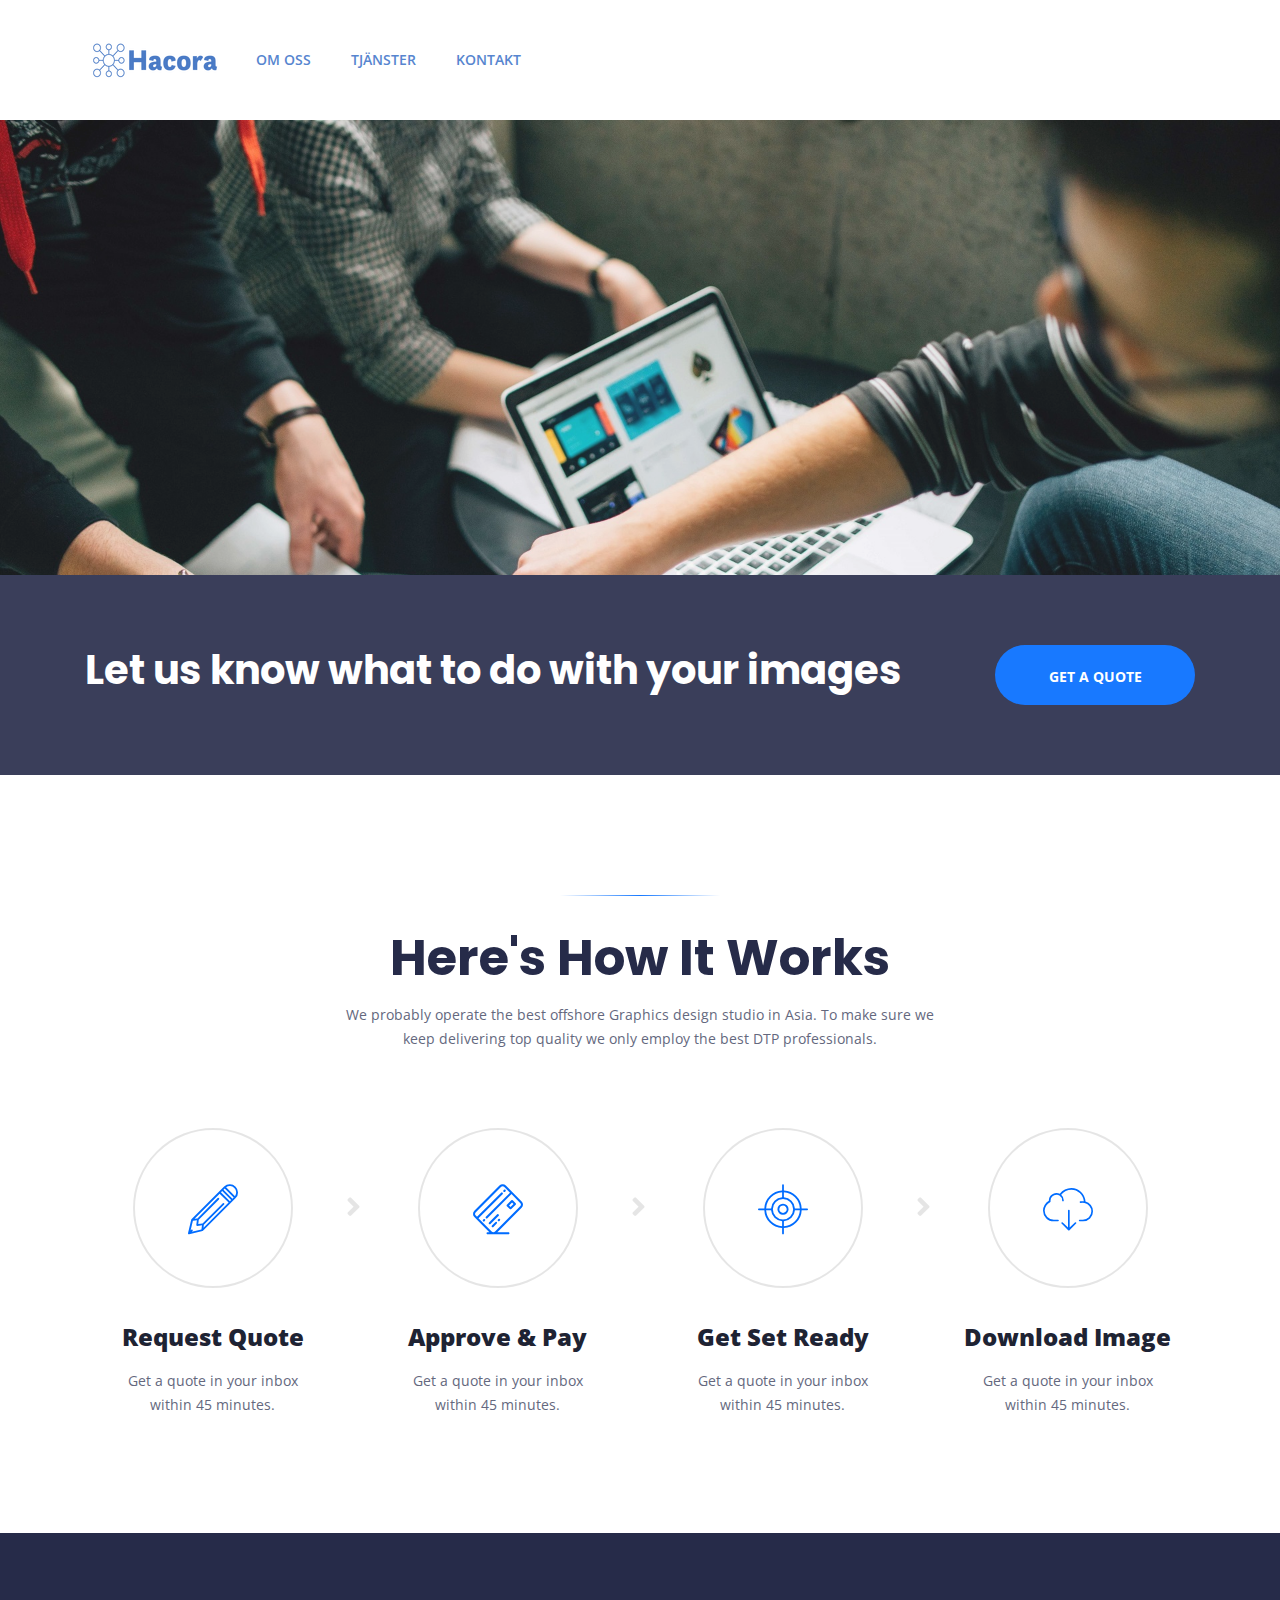
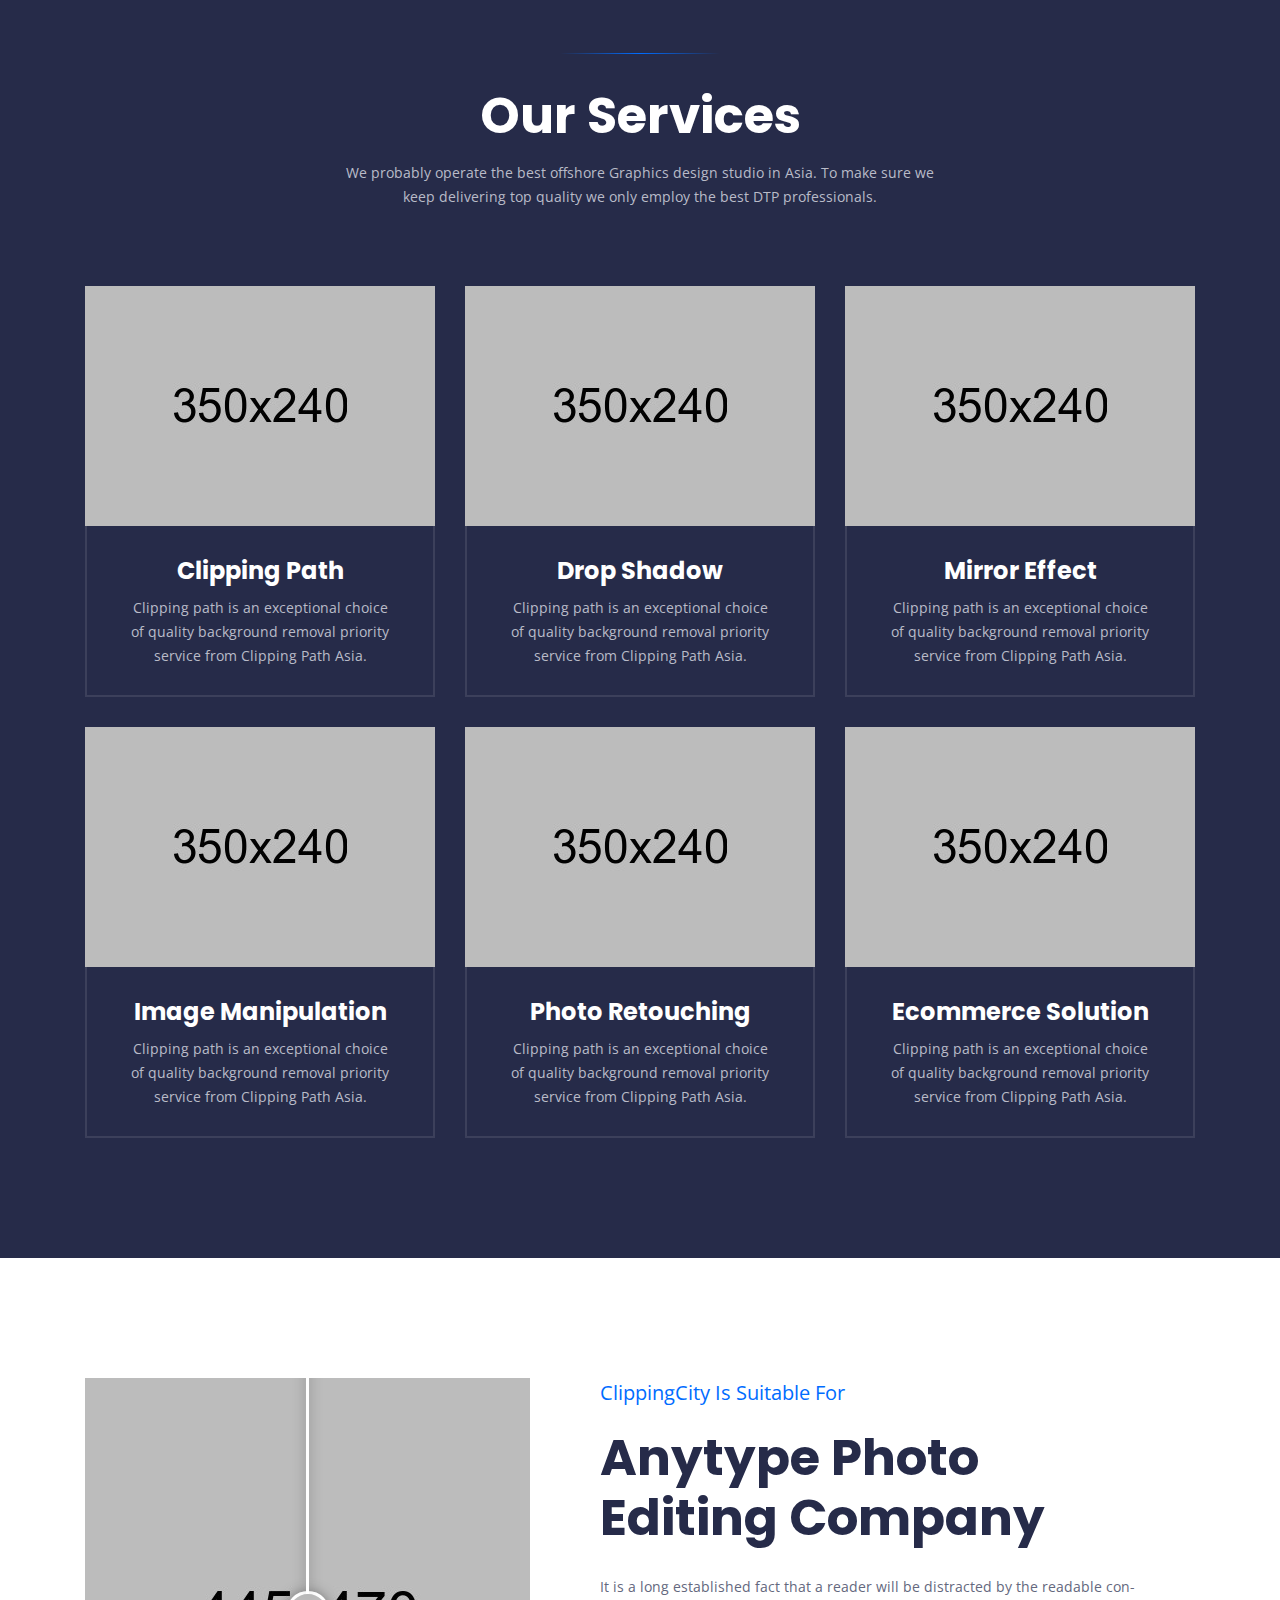
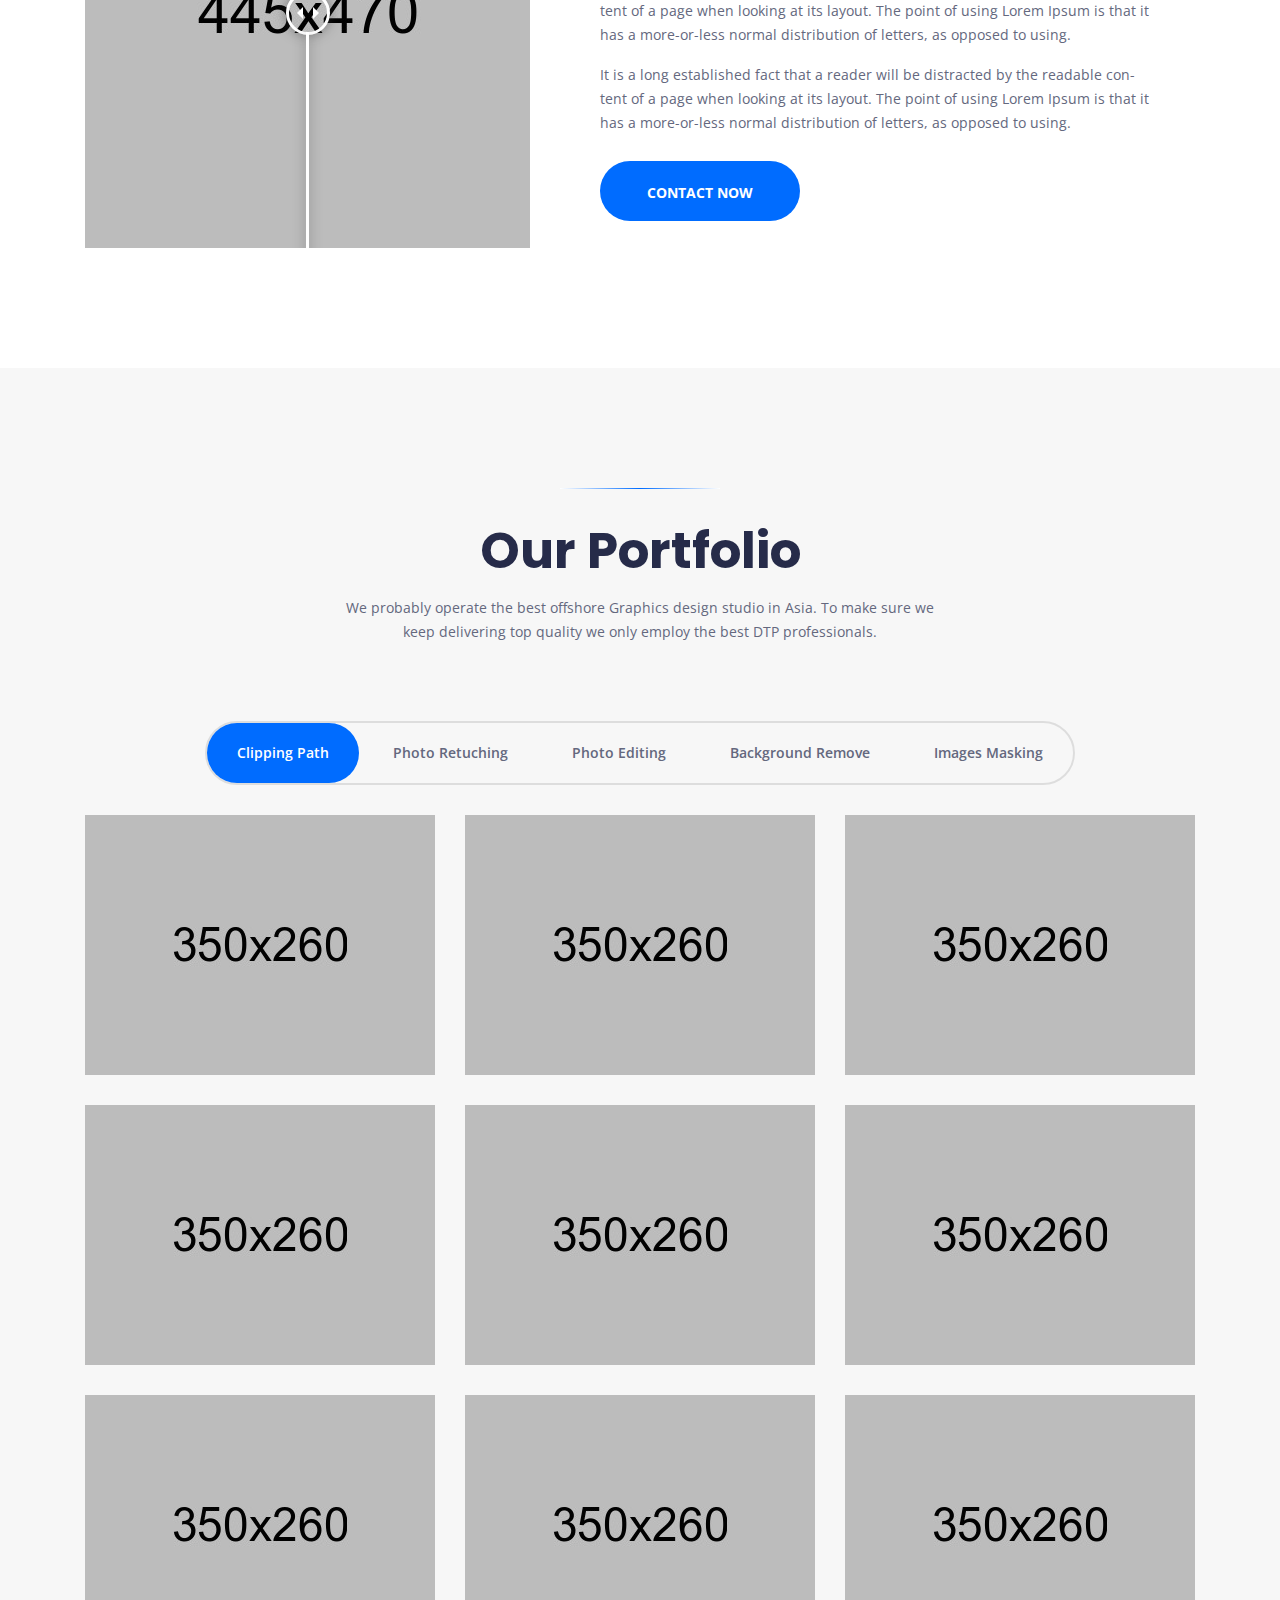
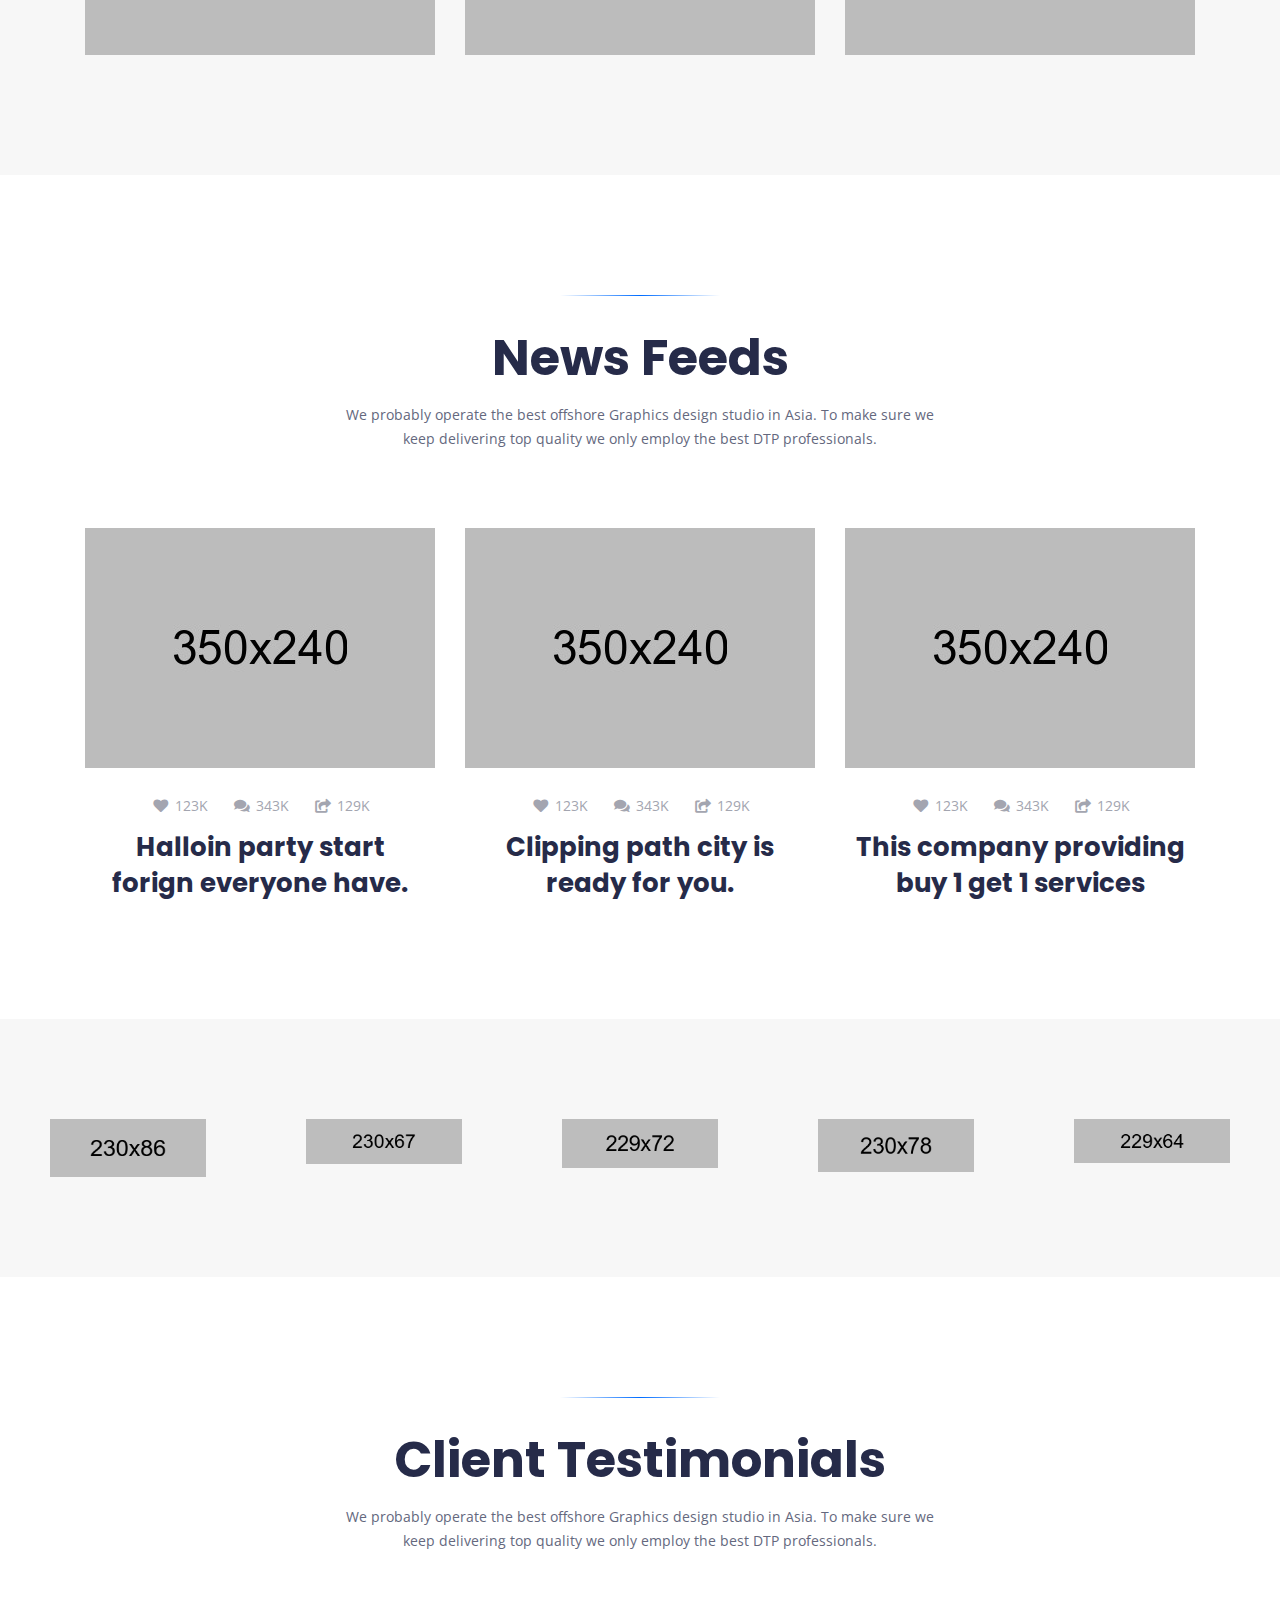
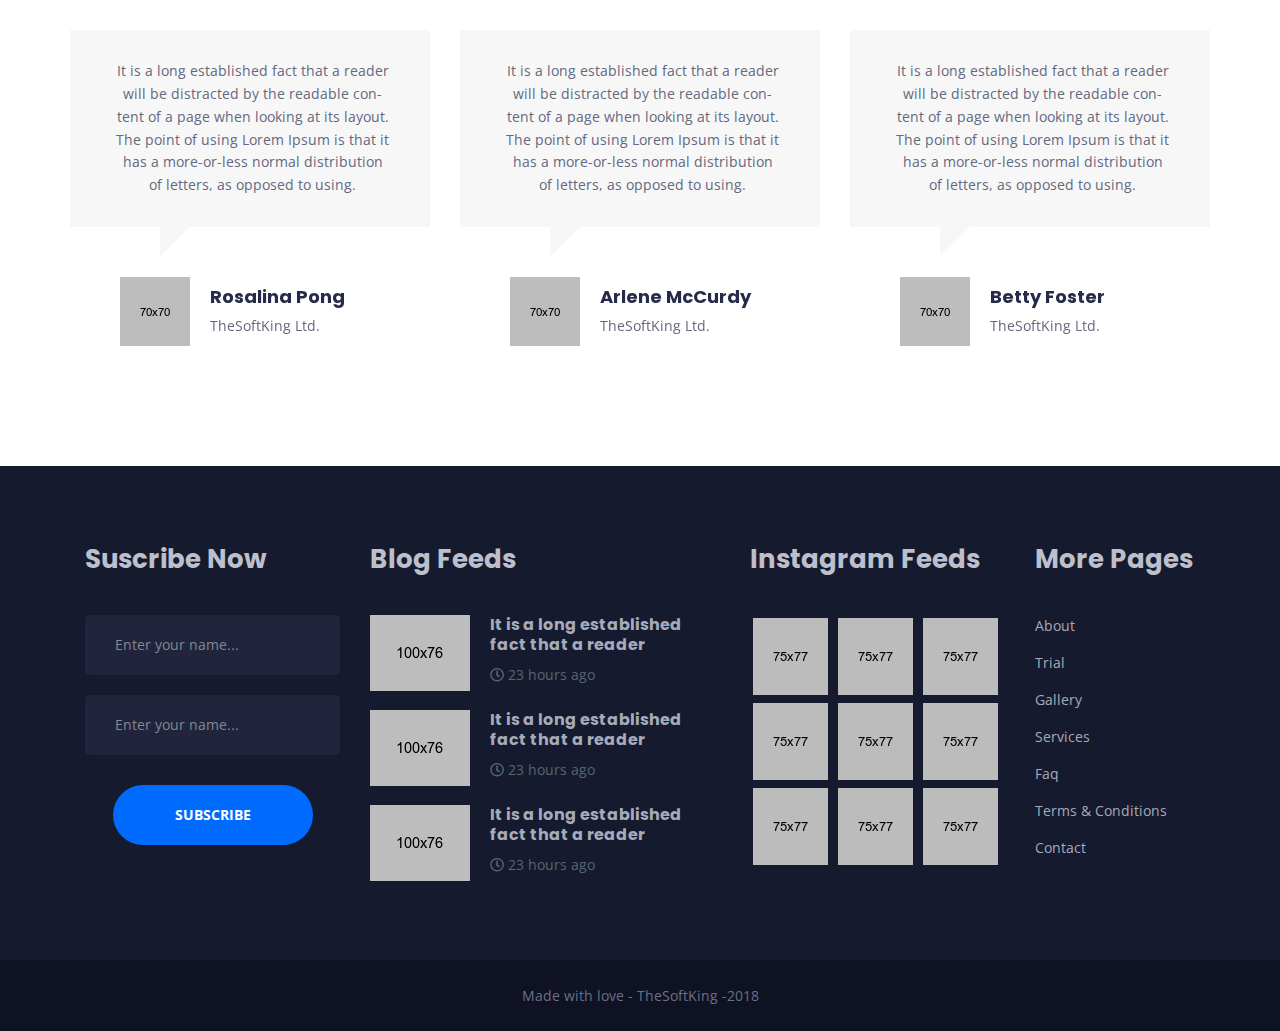
<file: index.html>
<!DOCTYPE html>
<html lang="en">

<head>
    <meta http-equiv="Content-Type" content="text/html; charset=UTF-8">
    <meta http-equiv="X-UA-Compatible" content="IE=edge" />
    <meta http-equiv="X-UA-Compatible" content="ie=edge">
    <meta name="viewport" content="width=device-width, initial-scale=1.0">
    <title> Hacora  </title>
    <!-- favicon -->
    <link rel="shortcut icon" href="favicon.ico" type="image/x-icon">
    <!-- bootstrap -->
    <link rel="stylesheet" href="assets/css/bootstrap.min.css">
    <!-- fontawesome -->
    <link rel="stylesheet" href="assets/css/fontawesome-all.min.css">
    <!-- flaticon -->
    <link rel="stylesheet" href="assets/css/flaticon.css">
    <!-- animate.css -->
    <link rel="stylesheet" href="assets/css/animate.css">
    <!-- Owl Carousel -->
    <link rel="stylesheet" href="assets/css/owl.carousel.min.css">
    <!-- magnific popup -->
    <link rel="stylesheet" href="assets/css/magnific-popup.css">
    <!-- twentytwenty  -->
    <link rel="stylesheet" href="assets/css/twentytwenty.css">
    <!-- stylesheet -->
    <link rel="stylesheet" href="assets/css/style.css">
    <!-- responsive -->
    <link rel="stylesheet" href="assets/css/responsive.css">
</head>

<body>

    <!-- navbar area start -->
    <div class="navbar-area">
        <div class="container">
            <nav class="navbar navbar-expand-lg navbar-light">
                <div class="navbar-header">
                    <!-- navbar header -->
                    <a class="navbar-brand" href="index.html">
                        <img src="assets/img/logo5.png" alt="Hacora">
                    </a>
                </div>
                <!-- //.navbar header -->

                <div class="collapse navbar-collapse" id="navbarSupportedContent">
                    <!-- navbar collapse -->
                    <ul class="navbar-nav">
                        <li class="nav-item">
                            <a class="nav-link" href="omoss.html">Om oss
                            <span class="sr-only">(current)</span>
                        </a>
                        </li>
                        <li class="nav-item">
                            <a class="nav-link" href="services.html">Tjänster</a>
                        </li>

                        <li class="nav-item">
                            <a class="nav-link" href="contact.html">Kontakt</a>
                        </li>
                        
                    </ul>
                </div>
                <!-- //.navbar collapse -->
                <button class="navbar-toggler" type="button" data-toggle="collapse" data-target="#navbarSupportedContent" aria-controls="navbarSupportedContent" aria-expanded="false" aria-label="Toggle navigation">
                <span class="navbar-toggler-icon"></span>
            </button>
            </nav>
        </div>
        <!-- //.container -->
    </div>
    <!-- navbar area end -->

    <!-- header area start -->
    <header class="header-area header-bg">
        <div class="container">
            <div class="row">
                <div class="col-lg-12">
                    <div class="single-header-item">
                        <!-- single header item -->
                        <span class="subtitle"></span>
                        <h1 />
                    </div>
                    <!-- //.single header item -->
                </div>
            </div>
        </div>
    </header>
    <!-- header area end -->

    <!-- call to action area start -->
    <section class="call-to-action">
        <div class="container">
            <div class="row">
                <div class="col-lg-12">
                    <div class="call-to-action-inner">
                        <!-- call to action inner -->
                        <div class="left-content-area">
                            <h2 class="title">Let us know what to do with your images </h2>
                        </div>
                        <div class="right-content-area">
                            <div class="btn-wrapper">
                                <a href="contact.html" class="boxed-btn btn-rounded">Get a quote</a>
                            </div>
                        </div>
                    </div>
                    <!-- //. call to action inner -->
                </div>
            </div>
        </div>
    </section>
    <!-- call to action area end -->

    <!-- how it works area start-->
    <section class="how-it-works">
        <div class="container">
            <div class="row justify-content-center">
                <div class="col-lg-8 text-center">
                    <div class="section-title">
                        <!-- section title -->
                        <span class="separator"></span>
                        <h2 class="title">Here's How It Works</h2>
                        <p>We probably operate the best offshore Graphics design studio in Asia. To make sure we keep delivering top quality we only employ the best DTP professionals.</p>
                    </div>
                    <!-- //.section title -->
                </div>
            </div>
            <div class="row text-center">
                <div class="col-lg-3 col-md-6 col-sm-6">
                    <div class="single-how-it-work-box">
                        <!-- single how it work box -->
                        <div class="icon">
                            <i class="flaticon-edit"></i>
                        </div>
                        <div class="content">
                            <div class="h4 title">Request Quote</div>
                            <p class="descripton">Get a quote in your inbox within 45 minutes.</p>
                        </div>
                    </div>
                    <!-- //.single how it work box -->
                </div>
                <div class="col-lg-3 col-md-6 col-sm-6">
                    <div class="single-how-it-work-box arrow-none">
                        <!-- single how it work box -->
                        <div class="icon">
                            <i class="flaticon-credit-card"></i>
                        </div>
                        <div class="content">
                            <div class="h4 title">Approve &amp; Pay</div>
                            <p class="descripton">Get a quote in your inbox within 45 minutes.</p>
                        </div>
                    </div>
                    <!-- //.single how it work box -->
                </div>
                <div class="col-lg-3 col-md-6 col-sm-6">
                    <div class="single-how-it-work-box  ">
                        <!-- single how it work box -->
                        <div class="icon">
                            <i class="flaticon-target"></i>
                        </div>
                        <div class="content">
                            <div class="h4 title">Get Set Ready</div>
                            <p class="descripton">Get a quote in your inbox within 45 minutes.</p>
                        </div>
                    </div>
                    <!-- //.single how it work box -->
                </div>
                <div class="col-lg-3 col-md-6 col-sm-6">
                    <div class="single-how-it-work-box">
                        <!-- single how it work box -->
                        <div class="icon none-arrow">
                            <i class="flaticon-cloud-computing"></i>
                        </div>
                        <div class="content">
                            <div class="h4 title">Download Image</div>
                            <p class="descripton">Get a quote in your inbox within 45 minutes.</p>
                        </div>
                    </div>
                    <!-- //.single how it work box -->
                </div>
            </div>
        </div>
    </section>
    <!-- how it works area end-->

    <!-- our service area start -->
    <section class="service-area">
        <div class="container">
            <div class="row justify-content-center">
                <div class="col-lg-8 text-center">
                    <div class="section-title">
                        <!-- section title -->
                        <span class="separator"></span>
                        <h2 class="title">Our Services</h2>
                        <p>We probably operate the best offshore Graphics design studio in Asia. To make sure we keep delivering top quality we only employ the best DTP professionals.</p>
                    </div>
                    <!-- //.section title -->
                </div>
            </div>
            <div class="row">
                <div class="col-lg-4 col-md-6">
                    <div class="single-service-box margin-bottom-30">
                        <!-- single service box -->
                        <div class="thumb">
                            <a href="services.html"><img src="assets/img/service/01.jpg" alt="service image"></a>
                        </div>
                        <div class="content">
                            <a href="services.html"><h4 class="title">Clipping Path</h4></a>
                            <p>Clipping path is an exceptional choice of quality background removal priority service from Clipping Path Asia.</p>
                        </div>
                    </div>
                    <!-- //.single service box -->
                </div>
                <div class="col-lg-4 col-md-6">
                    <div class="single-service-box margin-bottom-30">
                        <!-- single service box -->
                        <div class="thumb">
                            <a href="services.html"><img src="assets/img/service/02.jpg" alt="service image"></a>
                        </div>
                        <div class="content">
                            <a href="services.html"><h4 class="title">Drop Shadow</h4></a>
                            <p>Clipping path is an exceptional choice of quality background removal priority service from Clipping Path Asia.</p>
                        </div>
                    </div>
                    <!-- //.single service box -->
                </div>
                <div class="col-lg-4 col-md-6">
                    <div class="single-service-box margin-bottom-30">
                        <!-- single service box -->
                        <div class="thumb">
                            <a href="services.html"><img src="assets/img/service/03.jpg" alt="service image"></a>
                        </div>
                        <div class="content">
                           <a href="services.html"><h4 class="title">Mirror Effect</h4></a>
                            <p>Clipping path is an exceptional choice of quality background removal priority service from Clipping Path Asia.</p>
                        </div>
                    </div>
                    <!-- //.single service box -->
                </div>
                <div class="col-lg-4 col-md-6">
                    <div class="single-service-box mobile-margin-bottom-30">
                        <!-- single service box -->
                        <div class="thumb">
                            <a href="services.html"><img src="assets/img/service/04.jpg" alt="service image"></a>
                        </div>
                        <div class="content">
                            <a href="services.html"><h4 class="title">Image Manipulation</h4></a>
                            <p>Clipping path is an exceptional choice of quality background removal priority service from Clipping Path Asia.</p>
                        </div>
                    </div>
                    <!-- //.single service box -->
                </div>
                <div class="col-lg-4 col-md-6">
                    <div class="single-service-box mobile-margin-bottom-30">
                        <!-- single service box -->
                        <div class="thumb">
                            <a href="services.html"><img src="assets/img/service/05.jpg" alt="service image"></a>
                        </div>
                        <div class="content">
                            <a href="services.html"><h4 class="title">Photo Retouching</h4></a>
                            <p>Clipping path is an exceptional choice of quality background removal priority service from Clipping Path Asia.</p>
                        </div>
                    </div>
                    <!-- //.single service box -->
                </div>
                <div class="col-lg-4 col-md-6">
                    <div class="single-service-box">
                        <!-- single service box -->
                        <div class="thumb">
                            <a href="services.html"><img src="assets/img/service/06.jpg" alt="service image"></a>
                        </div>
                        <div class="content">
                            <a href="services.html"><h4 class="title">Ecommerce Solution</h4></a>
                            <p>Clipping path is an exceptional choice of quality background removal priority service from Clipping Path Asia.</p>
                        </div>
                    </div>
                    <!-- //.single service box -->
                </div>
            </div>
        </div>
    </section>
    <!-- our service area end -->

    <!-- editing company area start -->
    <section class="editing-company-area">
        <div class="container">
            <div class="row">
                <div class="col-lg-5">
                    <div class="left-content-area" id="twentytwenty-container">
                        <!-- left content area -->
                        <img src="assets/img/editing-company-image-2.jpg" alt="editing company image">
                        <img src="assets/img/editing-company-image.jpg" alt="editing company image">
                    </div>
                    <!-- //.left content area -->
                </div>
                <div class="col-lg-7">
                    <div class="right-content-are">
                        <!-- right content area -->
                        <span class="subtitle">ClippingCity Is Suitable For</span>
                        <h2 class="title">Anytype Photo Editing Company</h2>
                        <p>It is a long established fact that a reader will be distracted by the readable content of a page when looking at its layout. The point of using Lorem Ipsum is that it has a more-or-less normal distribution of letters, as opposed
                            to using.</p>
                        <p>It is a long established fact that a reader will be distracted by the readable content of a page when looking at its layout. The point of using Lorem Ipsum is that it has a more-or-less normal distribution of letters, as opposed
                            to using.</p>
                        <div class="btn-wrapper">
                            <a href="contact.html" class="boxed-btn btn-rounded">contact now</a>
                        </div>
                    </div>
                    <!-- //. right content area -->
                </div>
            </div>
        </div>
    </section>
    <!-- editing company area end -->

    <!-- portfolio area start -->
    <section class="portfolio-area">
        <div class="container">
            <div class="row justify-content-center">
                <div class="col-lg-8 text-center">
                    <div class="section-title">
                        <!-- section title -->
                        <span class="separator"></span>
                        <h2 class="title">Our Portfolio</h2>
                        <p>We probably operate the best offshore Graphics design studio in Asia. To make sure we keep delivering top quality we only employ the best DTP professionals.</p>
                    </div>
                    <!-- //.section title -->
                </div>
            </div>
            <div class="row">
                <div class="col-lg-12">
                    <div class="portfolio-menu-wrapper">
                        <!-- portfolio menu wrapper -->
                        <ul>
                            <li class="active" data-filter="*">Clipping Path</li>
                            <li data-filter=".photo">Photo Retuching</li>
                            <li data-filter=".editing">Photo Editing</li>
                            <li data-filter=".bg-remove">Background Remove</li>
                            <li data-filter=".masking">Images Masking</li>
                        </ul>
                    </div>
                    <!-- //.portfolio menu wrapper -->
                </div>
            </div>
            <div class="row">
                <div class="col-lg-12 remove-col-padding">
                    <div class="portfolio-masonary-wrapper" id="portfolio-masonary">
                        <!-- portfolio masonary wrapper -->
                        <div class="col-lg-4  col-md-6 single-portfolio-item margin-bottom-30 photo">
                            <div class="thumb">
                                <img src="assets/img/portfolio/01.jpg" alt="portfolio image">
                                <div class="hover">
                                    <a href="assets/img/portfolio/01.jpg" class="image-popup">
                                        <i class="fas fa-search-plus"></i>
                                    </a>
                                </div>
                            </div>
                        </div>
                        <div class="col-lg-4  col-md-6 single-portfolio-item margin-bottom-30 editing">
                            <div class="thumb">
                                <img src="assets/img/portfolio/02.jpg" alt="portfolio image">
                                <div class="hover">
                                    <a href="assets/img/portfolio/02.jpg" class="image-popup">
                                        <i class="fas fa-search-plus"></i>
                                    </a>
                                </div>
                            </div>
                        </div>
                        <div class="col-lg-4  col-md-6 single-portfolio-item margin-bottom-30 editing">
                            <div class="thumb">
                                <img src="assets/img/portfolio/03.jpg" alt="portfolio image">
                                <div class="hover">
                                    <a href="assets/img/portfolio/03.jpg" class="image-popup">
                                        <i class="fas fa-search-plus"></i>
                                    </a>
                                </div>
                            </div>
                        </div>
                        <div class="col-lg-4  col-md-6 single-portfolio-item margin-bottom-30 photo ">
                            <div class="thumb">
                                <img src="assets/img/portfolio/04.jpg" alt="portfolio image">
                                <div class="hover">
                                    <a href="assets/img/portfolio/04.jpg" class="image-popup">
                                        <i class="fas fa-search-plus"></i>
                                    </a>
                                </div>
                            </div>
                        </div>
                        <div class="col-lg-4  col-md-6 single-portfolio-item margin-bottom-30 masking bg-remove">
                            <div class="thumb">
                                <img src="assets/img/portfolio/05.jpg" alt="portfolio image">
                                <div class="hover">
                                    <a href="assets/img/portfolio/05.jpg" class="image-popup">
                                        <i class="fas fa-search-plus"></i>
                                    </a>
                                </div>
                            </div>
                        </div>
                        <div class="col-lg-4  col-md-6 single-portfolio-item margin-bottom-30 bg-remove">
                            <div class="thumb">
                                <img src="assets/img/portfolio/06.jpg" alt="portfolio image">
                                <div class="hover">
                                    <a href="assets/img/portfolio/06.jpg" class="image-popup">
                                        <i class="fas fa-search-plus"></i>
                                    </a>
                                </div>
                            </div>
                        </div>
                        <div class="col-lg-4  col-md-6 mobile-margin-bottom-30 margin-bottom-30 single-portfolio-item photo bg-remove">
                            <div class="thumb">
                                <img src="assets/img/portfolio/07.jpg" alt="portfolio image">
                                <div class="hover">
                                    <a href="assets/img/portfolio/07.jpg" class="image-popup">
                                        <i class="fas fa-search-plus"></i>
                                    </a>
                                </div>
                            </div>
                        </div>
                        <div class="col-lg-4  col-md-6 mobile-margin-bottom-30 margin-bottom-30 single-portfolio-item masking">
                            <div class="thumb">
                                <img src="assets/img/portfolio/08.jpg" alt="portfolio image">
                                <div class="hover">
                                    <a href="assets/img/portfolio/08.jpg" class="image-popup">
                                        <i class="fas fa-search-plus"></i>
                                    </a>
                                </div>
                            </div>
                        </div>
                        <div class="col-lg-4  col-md-6 margin-bottom-30 single-portfolio-item masking">
                            <div class="thumb">
                                <img src="assets/img/portfolio/09.jpg" alt="portfolio image">
                                <div class="hover">
                                    <a href="assets/img/portfolio/09.jpg" class="image-popup">
                                        <i class="fas fa-search-plus"></i>
                                    </a>
                                </div>
                            </div>
                        </div>
                    </div>
                    <!-- portfolio masonary wrapper -->
                </div>
            </div>
        </div>
    </section>
    <!-- portfolio area end -->

    <!-- news feed area start -->
    <div class="news-feed-area">
        <div class="container">
            <div class="row justify-content-center">
                <div class="col-lg-8 text-center">
                    <div class="section-title">
                        <!-- section title -->
                        <span class="separator"></span>
                        <h2 class="title">News Feeds</h2>
                        <p>We probably operate the best offshore Graphics design studio in Asia. To make sure we keep delivering top quality we only employ the best DTP professionals.</p>
                    </div>
                    <!-- //.section title -->
                </div>
            </div>
            <div class="row">
                <div class="col-lg-4 col-md-6">
                    <div class="single-news-feed-item mobile-margin-bottom-30">
                        <!-- single news feed item -->
                        <div class="thumb">
                            <a href="blog.html"><img src="assets/img/news-feeds/01.jpg" alt="news feeds image"></a>
                        </div>
                        <div class="content">
                            <!-- content -->
                            <ul class="meta-data">
                                <li><a href="#"><i class="fas fa-heart"></i> 123K</a></li>
                                <li><a href="#"><i class="fas fa-comments"></i> 343K</a></li>
                                <li><a href="#"><i class="fas fa-share-square"></i> 129K</a></li>
                            </ul>
                            <a href="blog.html">
                                <h4 class="title">Halloin party start forign everyone have.</h4>
                            </a>
                        </div>
                        <!-- //.content-->
                    </div>
                    <!-- //.single news feed item -->
                </div>
                <div class="col-lg-4 col-md-6">
                    <div class="single-news-feed-item mobile-margin-bottom-30">
                        <!-- single news feed item -->
                        <div class="thumb">
                            <a href="blog.html"><img src="assets/img/news-feeds/02.jpg" alt="news feeds image"></a>
                        </div>
                        <div class="content">
                            <!-- content -->
                            <ul class="meta-data">
                                <li><a href="#"><i class="fas fa-heart"></i> 123K</a></li>
                                <li><a href="#"><i class="fas fa-comments"></i> 343K</a></li>
                                <li><a href="#"><i class="fas fa-share-square"></i> 129K</a></li>
                            </ul>
                            <a href="blog.html">
                                <h4 class="title">Clipping path city is ready for you.</h4>
                            </a>
                        </div>
                        <!-- //.content-->
                    </div>
                    <!-- //.single news feed item -->
                </div>
                <div class="col-lg-4 col-md-6">
                    <div class="single-news-feed-item">
                        <!-- single news feed item -->
                        <div class="thumb">
                            <a href="blog.html"><img src="assets/img/news-feeds/03.jpg" alt="news feeds image"></a>
                        </div>
                        <div class="content">
                            <!-- content -->
                            <ul class="meta-data">
                                <li><a href="#"><i class="fas fa-heart"></i> 123K</a></li>
                                <li><a href="#"><i class="fas fa-comments"></i> 343K</a></li>
                                <li><a href="#"><i class="fas fa-share-square"></i> 129K</a></li>
                            </ul>
                            <a href="blog.html">
                                <h4 class="title">This company providing buy 1 get 1 services</h4>
                            </a>
                        </div>
                        <!-- //.content-->
                    </div>
                    <!-- //.single news feed item -->
                </div>
            </div>
        </div>
    </div>
    <!-- news feed area end -->

    <!-- brand carousel area start -->
    <div class="brand-carousel-area">
        <div class="brand-carousel-inner" id="brand-carousel">
            <!-- brand carousel inner -->
            <div class="single-carousel-item">
                <a href="#"><img src="assets/img/brand/01.png" alt="brand images"></a>
            </div>
            <div class="single-carousel-item">
                <a href="#"><img src="assets/img/brand/02.png" alt="brand images"></a>
            </div>
            <div class="single-carousel-item">
                <a href="#"><img src="assets/img/brand/03.png" alt="brand images"></a>
            </div>
            <div class="single-carousel-item">
                <a href="#"><img src="assets/img/brand/04.png" alt="brand images"></a>
            </div>
            <div class="single-carousel-item">
                <a href="#"><img src="assets/img/brand/05.png" alt="brand images"></a>
            </div>
            <div class="single-carousel-item">
               <a href="#"><img src="assets/img/brand/06.png" alt="brand images"></a>
            </div>
            <div class="single-carousel-item">
                <a href="#"><img src="assets/img/brand/05.png" alt="brand images"></a>
            </div>
        </div>
        <!-- //.brand carousel inner -->
    </div>
    <!-- brand carousel area end -->

    <!-- testimonial area start -->
    <section class="testimonial-area">
        <div class="container">
            <div class="row justify-content-center">
                <div class="col-lg-8 text-center">
                    <div class="section-title">
                        <!-- section title -->
                        <span class="separator"></span>
                        <h2 class="title">Client Testimonials</h2>
                        <p>We probably operate the best offshore Graphics design studio in Asia. To make sure we keep delivering top quality we only employ the best DTP professionals.</p>
                    </div>
                    <!-- //.section title -->
                </div>
            </div>
            <div class="row">
                <div class="col-lg-12 remove-col-padding">
                    <div class="testimonail-carousel" id="testimonial-carousel">
                        <div class="single-testimonial-item">
                            <!-- single testimonial carousel item-->
                            <div class="description">
                                <p>It is a long established fact that a reader will be distracted by the readable content of a page when looking at its layout. The point of using Lorem Ipsum is that it has a more-or-less normal distribution of letters, as
                                    opposed to using.</p>
                            </div>
                            <div class="author-details">
                                <!-- author details -->
                                <div class="thumb">
                                    <img src="assets/img/testimonial/01.png" alt="tesimonial image">
                                </div>
                                <div class="content">
                                    <h4 class="name">Rosalina Pong</h4>
                                    <span class="post">TheSoftKing Ltd.</span>
                                </div>
                            </div>
                            <!-- //.author details -->
                        </div>
                        <!-- //.single testimonial carousel item-->
                        <div class="single-testimonial-item">
                            <!-- single testimonial carousel item-->
                            <div class="description">
                                <p>It is a long established fact that a reader will be distracted by the readable content of a page when looking at its layout. The point of using Lorem Ipsum is that it has a more-or-less normal distribution of letters, as
                                    opposed to using.</p>
                            </div>
                            <div class="author-details">
                                <!-- author details -->
                                <div class="thumb">
                                    <img src="assets/img/testimonial/02.png" alt="tesimonial image">
                                </div>
                                <div class="content">
                                    <h4 class="name">Arlene McCurdy</h4>
                                    <span class="post">TheSoftKing Ltd.</span>
                                </div>
                            </div>
                            <!-- //.author details -->
                        </div>
                        <!-- //.single testimonial carousel item-->
                        <div class="single-testimonial-item">
                            <!-- single testimonial carousel item-->
                            <div class="description">
                                <p>It is a long established fact that a reader will be distracted by the readable content of a page when looking at its layout. The point of using Lorem Ipsum is that it has a more-or-less normal distribution of letters, as
                                    opposed to using.</p>
                            </div>
                            <div class="author-details">
                                <!-- author details -->
                                <div class="thumb">
                                    <img src="assets/img/testimonial/03.png" alt="tesimonial image">
                                </div>
                                <div class="content">
                                    <h4 class="name">Betty Foster</h4>
                                    <span class="post">TheSoftKing Ltd.</span>
                                </div>
                            </div>
                            <!-- //.author details -->
                        </div>
                        <!-- //.single testimonial carousel item-->
                        <div class="single-testimonial-item">
                            <!-- single testimonial carousel item-->
                            <div class="description">
                                <p>It is a long established fact that a reader will be distracted by the readable content of a page when looking at its layout. The point of using Lorem Ipsum is that it has a more-or-less normal distribution of letters, as
                                    opposed to using.</p>
                            </div>
                            <div class="author-details">
                                <!-- author details -->
                                <div class="thumb">
                                    <img src="assets/img/testimonial/01.png" alt="tesimonial image">
                                </div>
                                <div class="content">
                                    <h4 class="name">Nancy Evans</h4>
                                    <span class="post">TheSoftKing Ltd.</span>
                                </div>
                            </div>
                            <!-- //.author details -->
                        </div>
                        <!-- //.single testimonial carousel item-->
                    </div>
                </div>
            </div>
        </div>
    </section>
    <!-- testimonial area end -->

    <!-- footer area start -->
    <footer class="footer-area">
<div class="footer-top-area">
    <div class="container">
        <div class="row">
            <div class="col-xl-3 col-lg-6 col-md-6">
                <div class="footer-widget subscribe">
                    <!-- footer widget subscribe -->
                    <div class="widget-title">
                        <h4 class="title">Suscribe Now</h4>
                    </div>
                    <div class="widget-body">
                        <form action="index.html">
                            <div class="form-element">
                                <input type="text" class="input-field" placeholder="Enter your name...">
                            </div>
                            <div class="form-element">
                                <input type="email" class="input-field" placeholder="Enter your name...">
                            </div>
                            <input type="submit" class="submit-btn btn-rounded" value="subscribe">
                        </form>
                    </div>
                </div>
                <!-- //.footer widget subscribe  -->
            </div>
            <div class="col-xl-4 col-lg-6 col-md-6">
                <div class="footer-widget blog-feeds">
                    <div class="widget-title">
                        <h4 class="title">Blog Feeds</h4>
                    </div>
                    <div class="widget-body">
                        <div class="single-blog-feed-item">
                            <!-- single blog feed item -->
                            <div class="thumb">
                                <a href="blog-details.html">
                                    <img src="assets/img/blog-feed/01.png" alt="blog feed image">
                                </a>
                            </div>
                            <div class="content">
                                <a href="blog.html">
                                    <h4 class="title">It is a long established fact that a reader</h4>
                                </a>
                                <span class="date">
                                    <i class="far fa-clock"></i> 23 hours ago</span>
                            </div>
                        </div>
                        <!-- //.single blog feed item -->

                        <div class="single-blog-feed-item">
                            <!-- single blog feed item -->
                            <div class="thumb">
                                <a href="blog-details.html">
                                    <img src="assets/img/blog-feed/02.png" alt="blog feed image">
                                </a>
                            </div>
                            <div class="content">
                                <a href="blog.html">
                                    <h4 class="title">It is a long established fact that a reader</h4>
                                </a>
                                <span class="date">
                                    <i class="far fa-clock"></i> 23 hours ago</span>
                            </div>
                        </div>
                        <!-- //.single blog feed item -->
                        <div class="single-blog-feed-item">
                            <!-- single blog feed item -->
                            <div class="thumb">
                                <a href="blog-details.html">
                                    <img src="assets/img/blog-feed/03.png" alt="blog feed image">
                                </a>
                            </div>
                            <div class="content">
                                <a href="blog.html">
                                    <h4 class="title">It is a long established fact that a reader</h4>
                                </a>
                                <span class="date">
                                    <i class="far fa-clock"></i> 23 hours ago</span>
                            </div>
                        </div>
                        <!-- //.single blog feed item -->
                    </div>
                </div>
            </div>
            <div class="col-xl-3 col-lg-6 col-md-6">
                <div class="footer-widget instagram">
                    <!-- instagram widget subscribe -->
                    <div class="widget-title">
                        <h4 class="title">Instagram Feeds</h4>
                    </div>
                    <div class="widget-body">
                        <ul>
                            <li>
                                <a href="#">
                                    <img src="assets/img/instagram/01.jpg" alt="instagram">
                                </a>
                            </li>
                            <li>
                                <a href="#">
                                    <img src="assets/img/instagram/02.jpg" alt="instagram">
                                </a>
                            </li>
                            <li>
                                <a href="#">
                                    <img src="assets/img/instagram/03.jpg" alt="instagram">
                                </a>
                            </li>
                            <li>
                                <a href="#">
                                    <img src="assets/img/instagram/04.jpg" alt="instagram">
                                </a>
                            </li>
                            <li>
                                <a href="#">
                                    <img src="assets/img/instagram/05.jpg" alt="instagram">
                                </a>
                            </li>
                            <li>
                                <a href="#">
                                    <img src="assets/img/instagram/06.jpg" alt="instagram">
                                </a>
                            </li>
                            <li>
                                <a href="#">
                                    <img src="assets/img/instagram/07.jpg" alt="instagram">
                                </a>
                            </li>
                            <li>
                                <a href="#">
                                    <img src="assets/img/instagram/08.jpg" alt="instagram">
                                </a>
                            </li>
                            <li>
                                <a href="#">
                                    <img src="assets/img/instagram/09.jpg" alt="instagram">
                                </a>
                            </li>
                        </ul>
                    </div>
                </div>
                <!-- //.instagram widget subscribe  -->
            </div>
            <div class="col-xl-2 col-lg-6 col-md-6">
                <div class="footer-widget pages">
                    <!-- instagram widget subscribe -->
                    <div class="widget-title">
                        <h4 class="title">More Pages</h4>
                    </div>
                    <div class="widget-body">
                        <ul>
                            <li>
                                <a href="about.html">About</a>
                            </li>
                            <li>
                                <a href="trial.html">Trial</a>
                            </li>
                            <li>
                                <a href="#">Gallery</a>
                            </li>
                            <li>
                                <a href="services.html">Services</a>
                            </li>
                            <li>
                                <a href="">Faq</a>
                            </li>
                            <li>
                                <a href="#">Terms & Conditions</a>
                            </li>
                            <li>
                                <a href="contact.html">Contact</a>
                            </li>
                        </ul>
                    </div>
                </div>
                <!-- //.instagram widget subscribe  -->
            </div>
        </div>
    </div>
</div>
        <div class="copyright-area">
            <!-- copyright area -->
            <div class="container">
                <div class="row">
                    <div class="col-lg-12 text-center">Made with love - <a href="#">TheSoftKing</a> -2018</div>
                </div>
            </div>
        </div>
        <!-- //.copyright area -->
    </footer>
    <!-- footer area end -->

    <!-- preloader area start -->
    <div class="preloader" id="preloader">
        <div class="preloader-inner">
            <div class="preloader-wrapper">
                <span class="let1">l</span>
                <span class="let2">o</span>
                <span class="let3">a</span>
                <span class="let4">d</span>
                <span class="let5">i</span>
                <span class="let6">n</span>
                <span class="let7">g</span>
            </div>
        </div>
    </div>
    <!-- preloader area end -->

    <div class="back-to-top">
        <!-- back to top start -->
        <i class="fas fa-rocket"></i>
    </div>
    <!-- back to top end -->
    <!-- jquery -->
    <script src="assets/js/jquery.js"></script>
    <!-- popper -->
    <script src="assets/js/popper.min.js"></script>
    <!-- bootstrap -->
    <script src="assets/js/bootstrap.min.js"></script>
    <!-- owl carousel -->
    <script src="assets/js/owl.carousel.min.js"></script>
    <!-- magnific popup -->
    <script src="assets/js/jquery.magnific-popup.js"></script>
    <!-- way poin js-->
    <script src="assets/js/waypoints.min.js"></script>
    <!-- event move js-->
    <script src="assets/js/jquery.event.move.js"></script>
    <!-- twentytwenty js-->
    <script src="assets/js/jquery.twentytwenty.js"></script>
    <!-- imagesloaded js-->
    <script src="assets/js/imagesloaded.pkgd.min.js"></script>
    <!-- isotope js-->
    <script src="assets/js/isotope.pkgd.min.js"></script>
    <!-- wow js-->
    <script src="assets/js/wow.min.js"></script>
    <!-- counterup js-->
    <script src="assets/js/jquery.counterup.min.js"></script>
    <!-- main -->
    <script src="assets/js/main.js"></script>
</body>

</html>
</file>
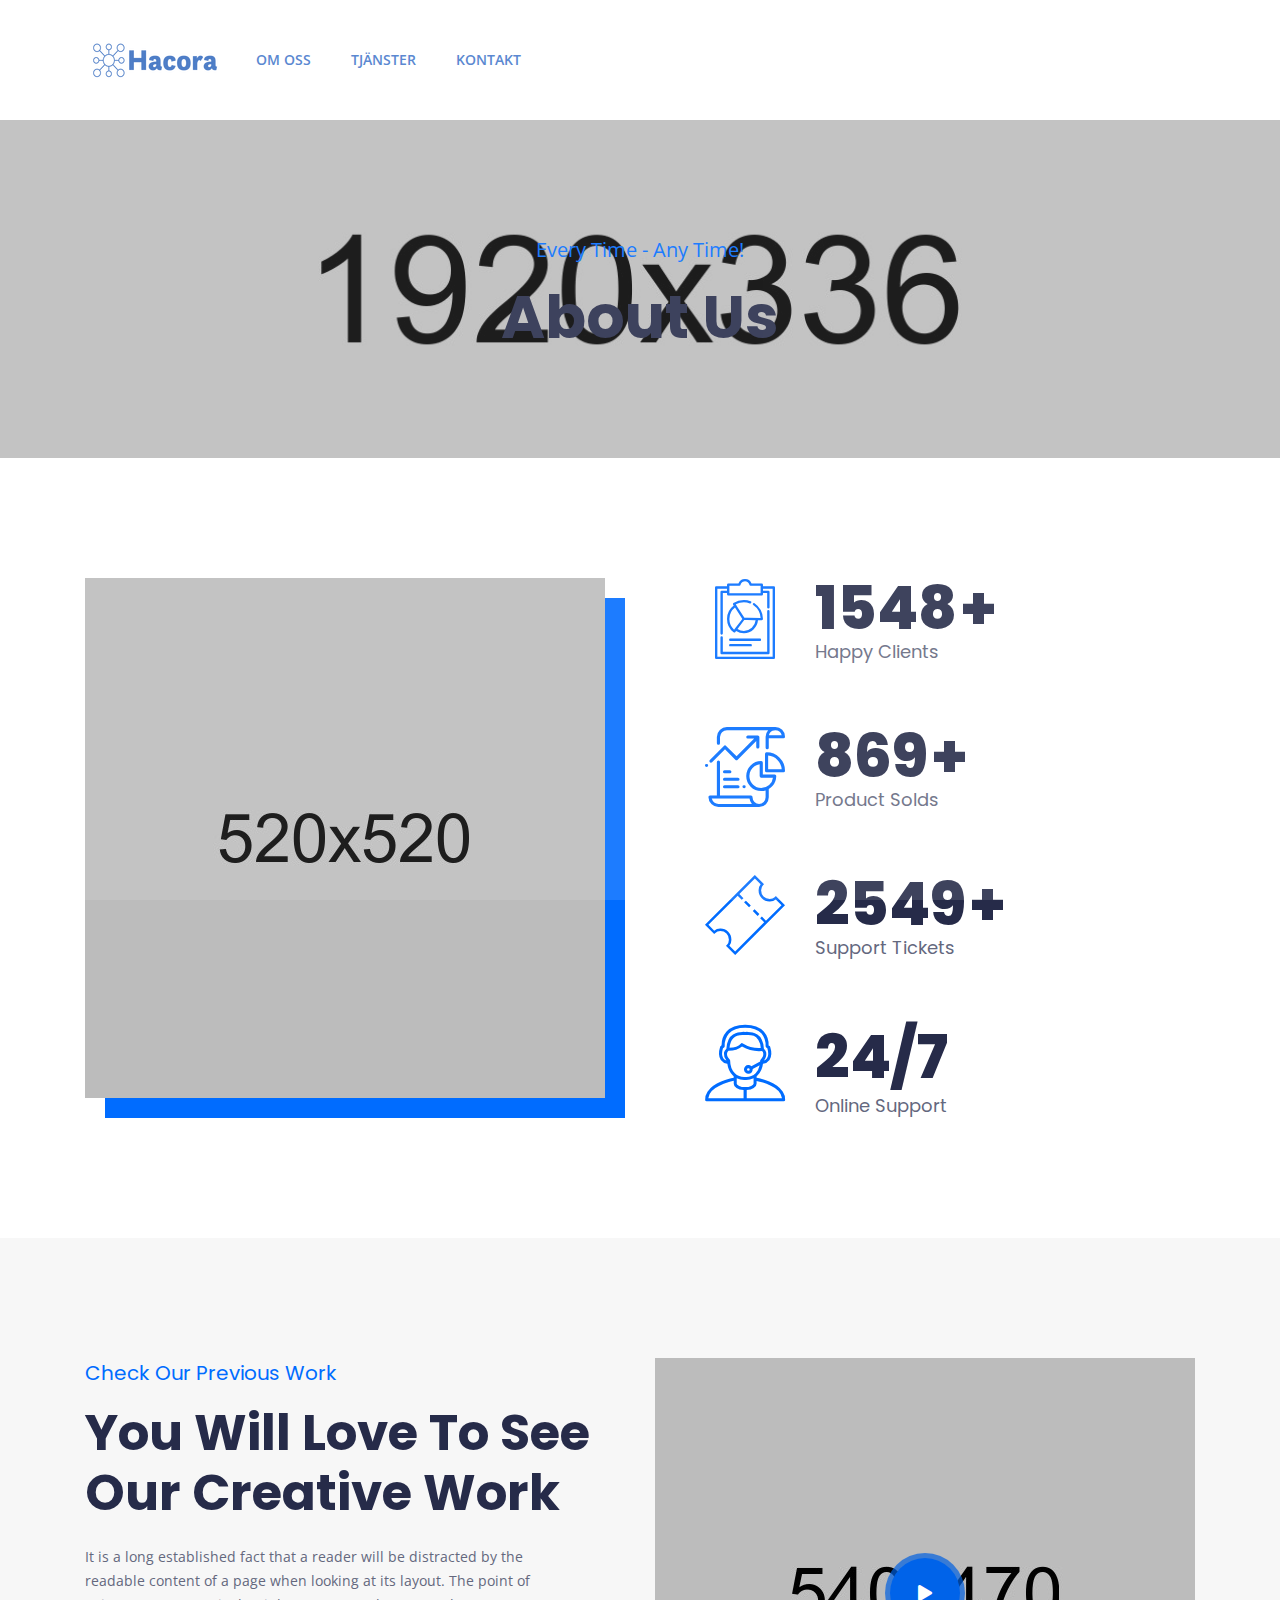
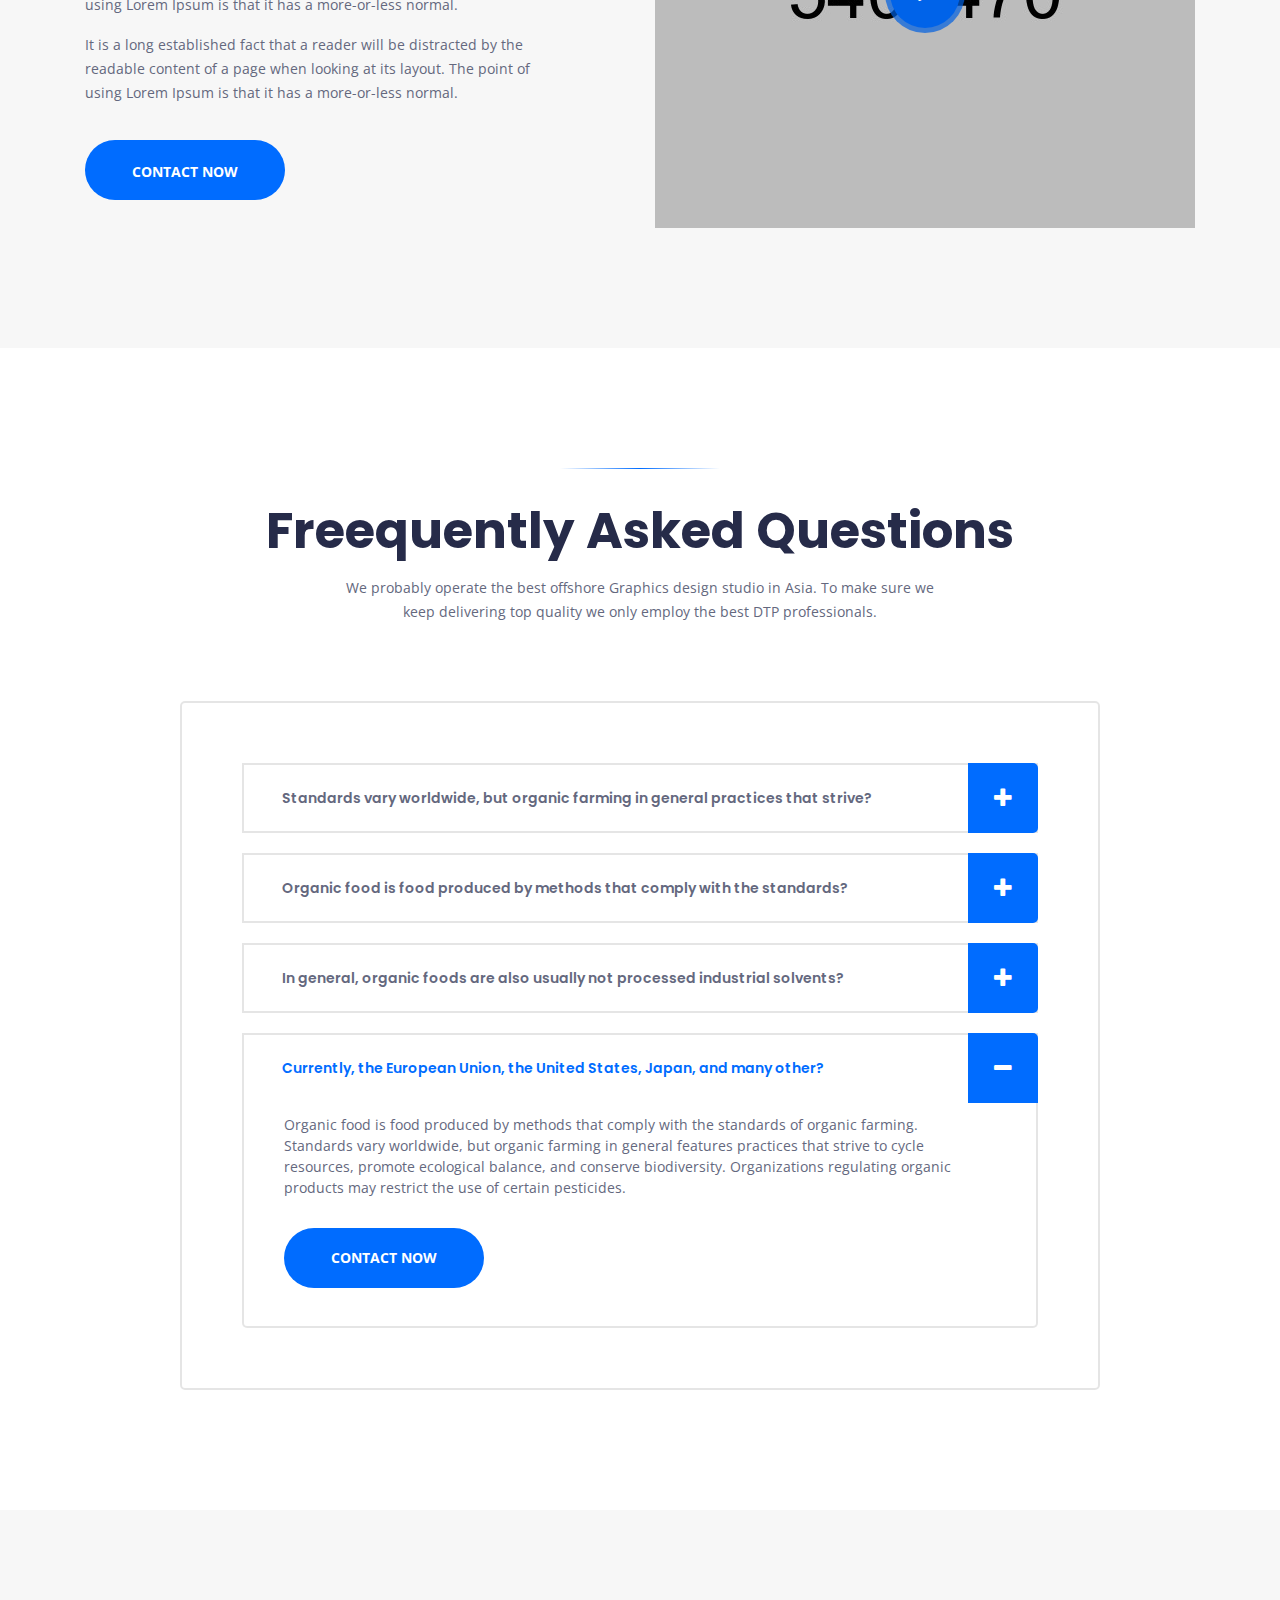
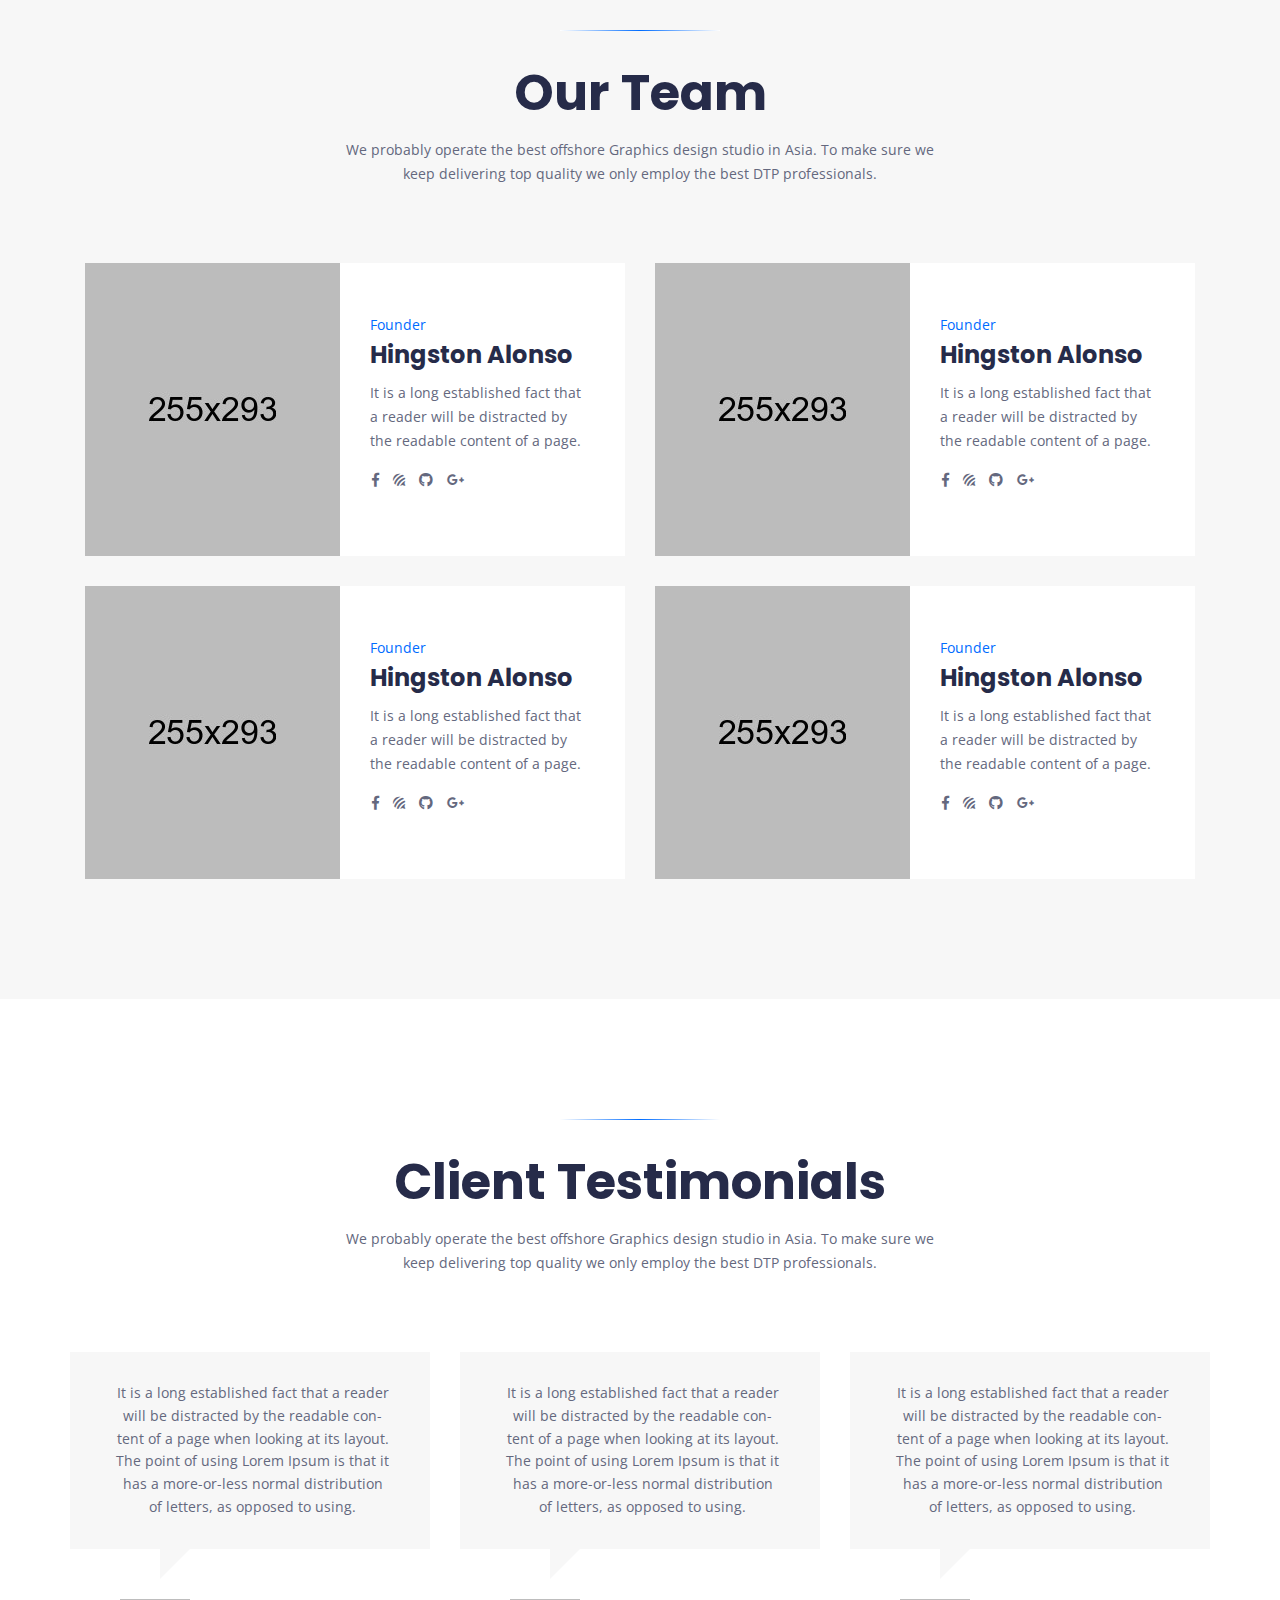
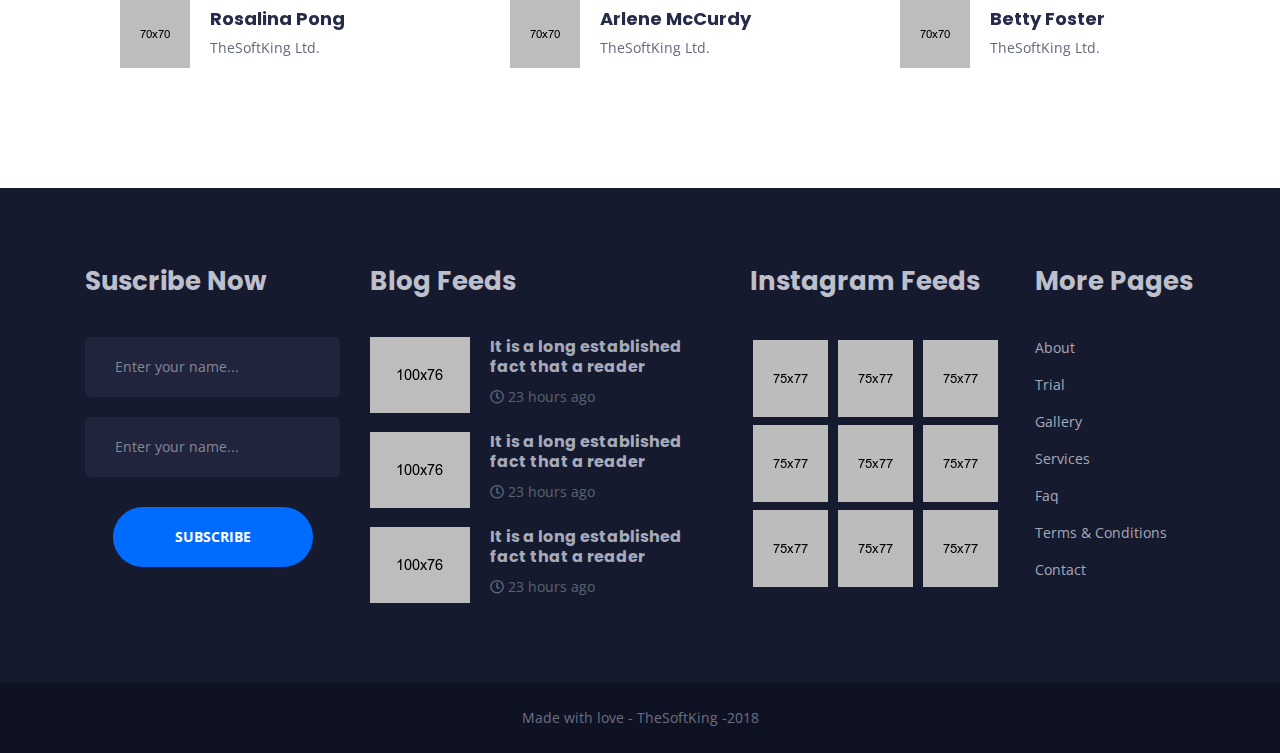
<file: about.html>
<!DOCTYPE html>
<html lang="en">

<head>
    <meta http-equiv="Content-Type" content="text/html; charset=UTF-8">
    <meta http-equiv="X-UA-Compatible" content="IE=edge" />
    <meta http-equiv="X-UA-Compatible" content="ie=edge">
    <meta name="viewport" content="width=device-width, initial-scale=1.0">
    <title> Clipino | Clipping Path Business HTML Templates </title>
    <!-- favicon -->
    <link rel="shortcut icon" href="favicon.ico" type="image/x-icon">
    <!-- bootstrap -->
    <link rel="stylesheet" href="assets/css/bootstrap.min.css">
    <!-- fontawesome -->
    <link rel="stylesheet" href="assets/css/fontawesome-all.min.css">
    <!-- flaticon -->
    <link rel="stylesheet" href="assets/css/flaticon.css">
    <!-- animate.css -->
    <link rel="stylesheet" href="assets/css/animate.css">
    <!-- Owl Carousel -->
    <link rel="stylesheet" href="assets/css/owl.carousel.min.css">
    <!-- magnific popup -->
    <link rel="stylesheet" href="assets/css/magnific-popup.css">
    <!-- twentytwenty  -->
    <link rel="stylesheet" href="assets/css/twentytwenty.css">
    <!-- stylesheet -->
    <link rel="stylesheet" href="assets/css/style.css">
    <!-- responsive -->
    <link rel="stylesheet" href="assets/css/responsive.css">
</head>

<body>

    <!-- navbar area start -->
    <div class="navbar-area">
        <div class="container">
            <nav class="navbar navbar-expand-lg navbar-light">
                <div class="navbar-header">
                    <!-- navbar header -->
                    <a class="navbar-brand" href="index.html">
                        <img src="assets/img/logo5.png" alt="Hacora">
                    </a>
                </div>
                <!-- //.navbar header -->

                <div class="collapse navbar-collapse" id="navbarSupportedContent">
                    <!-- navbar collapse -->
                    <ul class="navbar-nav">
                        <li class="nav-item">
                            <a class="nav-link" href="omoss.html">Om oss
                            <span class="sr-only">(current)</span>
                        </a>
                        </li>
                        <li class="nav-item">
                            <a class="nav-link" href="services.html">Tjänster</a>
                        </li>

                        <li class="nav-item">
                            <a class="nav-link" href="contact.html">Kontakt</a>
                        </li>
                        
                    </ul>
                </div>
                <!-- //.navbar collapse -->
                <button class="navbar-toggler" type="button" data-toggle="collapse" data-target="#navbarSupportedContent" aria-controls="navbarSupportedContent" aria-expanded="false" aria-label="Toggle navigation">
                <span class="navbar-toggler-icon"></span>
            </button>
            </nav>
        </div>
        <!-- //.container -->
    </div>
    <!-- navbar area end -->

<!-- breadcumb area start -->
<section class="breadcrumb-area breadcrumb-bg about">
    <div class="contiainer">
        <div class="row">
            <div class="col-lg-12 text-center">
                <div class="breadcrumb-inner">
                    <span class="subtitle">Every Time - Any Time!</span>
                    <h1 class="title">About Us</h1>
                </div>
            </div>
        </div>
    </div>
</section>
<!-- breadcumb area end -->

<!-- counterup area start -->
<div class="counterup-area">
    <div class="container">
        <div class="row">
            <div class="col-lg-6">
                <div class="left-content-area">
                    <div class="img-container">
                        <img src="assets/img/counterup-image.jpg" alt="counterup">
                    </div>
                </div>
            </div>   
            <div class="col-lg-6">
                <div class="right-content-area"><!-- right content area -->
                    <div class="single-right-item"><!-- single right item -->
                        <div class="icon">
                            <i class="flaticon-report"></i>
                        </div>   
                        <div class="content">
                            <div class="counter-area">
                                <span class="count-number">5954</span>
                                <span class="plus">+</span>
                            </div>
                            <h6 class="title">Happy Clients</h6>
                        </div>
                    </div><!-- //.single right item -->
                    <div class="single-right-item"><!-- single right item -->
                        <div class="icon">
                            <i class="flaticon-analytics"></i>
                        </div>   
                        <div class="content">
                            <div class="counter-area">
                                <span class="count-number">3346</span>
                                <span class="plus">+</span>
                            </div>
                            <h6 class="title">Product Solds</h6>
                        </div>
                    </div><!-- //.single right item -->
                    <div class="single-right-item"><!-- single right item -->
                        <div class="icon">
                             <i class="flaticon-ticket"></i>
                        </div>   
                        <div class="content">
                            <div class="counter-area">
                                <span class="count-number">9807</span>
                                <span class="plus">+</span>
                            </div>
                            <h6 class="title">Support Tickets</h6>
                        </div>
                    </div><!-- //.single right item -->
                    <div class="single-right-item"><!-- single right item -->
                        <div class="icon">
                            <i class="flaticon-support"></i>
                        </div>   
                        <div class="content">
                            <span class="count-number-support">24/7</span>
                            <h6 class="title">Online Support</h6>
                        </div>
                    </div><!-- //.single right item -->
                </div> <!-- //. right content area -->
            </div>   
        </div>
    </div>
</div>
<!-- counterup area end -->

<!-- creative work area start -->
<section class="creative-work-area">
    <div class="container">
        <div class="row">
            <div class="col-lg-6">
                <div class="left-content-area"><!-- left content area -->
                    <span class="subtitle">Check Our Previous Work</span>
                    <h3 class="title">You Will Love To See Our Creative Work</h3>
                    <p>It is a long established fact that a reader will be distracted by the readable content of a page when looking at
                        its layout. The point of using Lorem Ipsum is that it has a more-or-less normal.</p>
                    <p>It is a long established fact that a reader will be distracted by the readable content of a page when looking at
                        its layout. The point of using Lorem Ipsum is that it has a more-or-less normal.</p>
                    <div class="btn-wrapper">
                        <a href="contact.html" class="boxed-btn btn-rounded">contact now</a>
                    </div>
                </div><!-- //.left content area -->
            </div>
            <div class="col-lg-6">
                <div class="right-content-area"><!-- right content area -->
                    <div class="video-thumb">
                        <img src="assets/img/video-thumb-image.jpg" alt="video thumb images">
                        <div class="hover">
                            <a href="https://www.youtube.com/watch?v=thqrmwL-lIQ" class="video-play-btn mfp-iframe">
                                <i class="fas fa-play"></i>
                            </a>
                        </div>
                    </div>
                </div><!-- //.right content area -->
            </div>
        </div>
    </div>
</section>
<!-- creative work area end -->

<!-- faq area start -->
<section class="faq-area">
    <div class="container">
        <div class="row justify-content-center">
            <div class="col-lg-10 text-center">
                <div class="section-title">
                    <!-- section title -->
                    <span class="separator"></span>
                    <h2 class="title">Freequently Asked Questions</h2>
                    <p>We probably operate the best offshore Graphics design studio in Asia. To make sure we keep delivering top quality
                        we only employ the best DTP professionals.</p>
                </div>
                <!-- //.section title -->
            </div>
        </div>
        <div class="row justify-content-center">
            <div class="col-lg-10">
                <div class="faq-inner-area">
                    <div class="faq-wrapper">
                        <div id="accordion">
                            <div class="card"><!-- card -->
                                <div class="card-header" id="headingOne">
                                    <h5 class="mb-0">
                                        <a class="" data-toggle="collapse" data-target="#collapseOne" aria-expanded="false" aria-controls="collapseOne">
                                            Standards vary worldwide, but organic farming in general practices that strive?
                                        </a>
                                    </h5>
                                </div>

                                <div id="collapseOne" class="collapse" aria-labelledby="headingOne" data-parent="#accordion">
                                    <div class="card-body">
                                        Organic food is food produced by methods that comply with the standards of organic farming. Standards vary worldwide, but
                                        organic farming in general features practices that strive to cycle resources, promote ecological balance, and conserve biodiversity.
                                        Organizations regulating organic products may restrict the use of certain pesticides.
                                    </div>
                                </div>
                            </div><!-- //. card -->
                            <div class="card"><!-- card -->
                                <div class="card-header" id="headingTwo">
                                    <h5 class="mb-0">
                                        <a class="collapsed" data-toggle="collapse" data-target="#collapseTwo" aria-expanded="false" aria-controls="collapseTwo">
                                            Organic food is food produced by methods that comply with the standards?
                                        </a>
                                    </h5>
                                </div>
                                <div id="collapseTwo" class="collapse" aria-labelledby="headingTwo" data-parent="#accordion">
                                    <div class="card-body">
                                        Organic food is food produced by methods that comply with the standards of organic farming. Standards vary worldwide, but
                                        organic farming in general features practices that strive to cycle resources, promote ecological balance, and conserve biodiversity.
                                        Organizations regulating organic products may restrict the use of certain pesticides.
                                    </div>
                                </div>
                            </div><!-- //. card -->
                            <div class="card"><!-- card -->
                                <div class="card-header" id="headingThree">
                                    <h5 class="mb-0">
                                        <a class="collapsed" data-toggle="collapse" data-target="#collapseThree" aria-expanded="false" aria-controls="collapseThree">
                                            In general, organic foods are also usually not processed industrial solvents?
                                        </a>
                                    </h5>
                                </div>
                                <div id="collapseThree" class="collapse" aria-labelledby="headingThree" data-parent="#accordion">
                                    <div class="card-body">
                                        Organic food is food produced by methods that comply with the standards of organic farming. Standards vary worldwide, but
                                        organic farming in general features practices that strive to cycle resources, promote ecological balance, and conserve biodiversity.
                                        Organizations regulating organic products may restrict the use of certain pesticides.
                                    </div>
                                </div>
                            </div><!-- //. card -->
                            <div class="card"><!-- card -->
                                <div class="card-header" id="headingFour">
                                    <h5 class="mb-0">
                                        <a class=" collapsed" data-toggle="collapse" data-target="#collapseFour" aria-expanded="true" aria-controls="collapseFour">
                                             Currently, the European Union, the United States, Japan, and many other?
                                        </a>
                                    </h5>
                                </div>
                                <div id="collapseFour" class="collapse show" aria-labelledby="headingFour" data-parent="#accordion">
                                    <div class="card-body">
                                        Organic food is food produced by methods that comply with the standards of organic farming. Standards vary worldwide, but
                                        organic farming in general features practices that strive to cycle resources, promote ecological balance, and conserve biodiversity.
                                        Organizations regulating organic products may restrict the use of certain pesticides.
                                        <div class="btn-wrapper">
                                            <a href="#" class="boxed-btn btn-rounded">contact now</a>
                                        </div>
                                    </div>
                                </div>
                            </div><!-- //. card -->
                            
                        </div>
                    </div>
                </div>
            </div>
        </div>
    </div>
</section>
<!-- faq area end -->

<!-- our team area start -->
<section class="our-team-area">
    <div class="container">
        <div class="row justify-content-center">
            <div class="col-lg-10 text-center">
                <div class="section-title">
                    <!-- section title -->
                    <span class="separator"></span>
                    <h2 class="title">Our Team</h2>
                    <p>We probably operate the best offshore Graphics design studio in Asia. To make sure we keep delivering top quality
                        we only employ the best DTP professionals.</p>
                </div>
                <!-- //.section title -->
            </div>
        </div>
        <div class="row">
            <div class="col-lg-6">
                <div class="single-team-member"><!-- single team member -->
                    <div class="left-content-area">
                        <img src="assets/img/team/01.jpg" alt="team member image">
                    </div>
                    <div class="right-content-area">
                        <span class="post">Founder</span>
                        <h4 class="name">Hingston Alonso</h4>
                        <p>It is a long established fact that a reader will be distracted by the readable content of a page.</p>
                        <ul class="social-links">
                            <li>
                                <a href="#">
                                    <i class="fab fa-facebook-f"></i>
                                </a>
                            </li>
                            <li>
                                <a href="#">
                                    <i class="fab fa-forumbee"></i>
                                </a>
                            </li>
                            <li>
                                <a href="#">
                                    <i class="fab fa-github"></i>
                                </a>
                            </li>
                            <li>
                                <a href="#">
                                    <i class="fab fa-google-plus-g"></i>
                                </a>
                            </li>
                        </ul>
                    </div>
                </div><!-- //.single team member -->
            </div>
            <div class="col-lg-6">
                <div class="single-team-member"><!-- single team member -->
                    <div class="left-content-area">
                        <img src="assets/img/team/02.jpg" alt="team member image">
                    </div>
                    <div class="right-content-area">
                        <span class="post">Founder</span>
                        <h4 class="name">Hingston Alonso</h4>
                        <p>It is a long established fact that a reader will be distracted by the readable content of a page.</p>
                        <ul class="social-links">
                            <li>
                                <a href="#">
                                    <i class="fab fa-facebook-f"></i>
                                </a>
                            </li>
                            <li>
                                <a href="#">
                                    <i class="fab fa-forumbee"></i>
                                </a>
                            </li>
                            <li>
                                <a href="#">
                                    <i class="fab fa-github"></i>
                                </a>
                            </li>
                            <li>
                                <a href="#">
                                    <i class="fab fa-google-plus-g"></i>
                                </a>
                            </li>
                        </ul>
                    </div>
                </div><!-- //.single team member -->
            </div>
            <div class="col-lg-6">
                <div class="single-team-member"><!-- single team member -->
                    <div class="left-content-area">
                        <img src="assets/img/team/03.jpg" alt="team member image">
                    </div>
                    <div class="right-content-area">
                        <span class="post">Founder</span>
                        <h4 class="name">Hingston Alonso</h4>
                        <p>It is a long established fact that a reader will be distracted by the readable content of a page.</p>
                        <ul class="social-links">
                            <li>
                                <a href="#">
                                    <i class="fab fa-facebook-f"></i>
                                </a>
                            </li>
                            <li>
                                <a href="#">
                                    <i class="fab fa-forumbee"></i>
                                </a>
                            </li>
                            <li>
                                <a href="#">
                                    <i class="fab fa-github"></i>
                                </a>
                            </li>
                            <li>
                                <a href="#">
                                    <i class="fab fa-google-plus-g"></i>
                                </a>
                            </li>
                        </ul>
                    </div>
                </div><!-- //.single team member -->
            </div>
            <div class="col-lg-6">
                <div class="single-team-member"><!-- single team member -->
                    <div class="left-content-area">
                        <img src="assets/img/team/04.jpg" alt="team member image">
                    </div>
                    <div class="right-content-area">
                        <span class="post">Founder</span>
                        <h4 class="name">Hingston Alonso</h4>
                        <p>It is a long established fact that a reader will be distracted by the readable content of a page.</p>
                        <ul class="social-links">
                            <li>
                                <a href="#">
                                    <i class="fab fa-facebook-f"></i>
                                </a>
                            </li>
                            <li>
                                <a href="#">
                                    <i class="fab fa-forumbee"></i>
                                </a>
                            </li>
                            <li>
                                <a href="#">
                                    <i class="fab fa-github"></i>
                                </a>
                            </li>
                            <li>
                                <a href="#">
                                    <i class="fab fa-google-plus-g"></i>
                                </a>
                            </li>
                        </ul>
                    </div>
                </div><!-- //.single team member -->
            </div>
        </div>
    </div>
</section>
<!-- our team area end -->

    <!-- testimonial area start -->
    <section class="testimonial-area">
        <div class="container">
            <div class="row justify-content-center">
                <div class="col-lg-8 text-center">
                    <div class="section-title">
                        <!-- section title -->
                        <span class="separator"></span>
                        <h2 class="title">Client Testimonials</h2>
                        <p>We probably operate the best offshore Graphics design studio in Asia. To make sure we keep delivering
                            top quality we only employ the best DTP professionals.</p>
                    </div>
                    <!-- //.section title -->
                </div>
            </div>
            <div class="row">
                <div class="col-lg-12 remove-col-padding">
                    <div class="testimonail-carousel" id="testimonial-carousel">
                        <div class="single-testimonial-item">
                            <!-- single testimonial carousel item-->
                            <div class="description">
                                <p>It is a long established fact that a reader will be distracted by the readable content of
                                    a page when looking at its layout. The point of using Lorem Ipsum is that it has a more-or-less
                                    normal distribution of letters, as opposed to using.</p>
                            </div>
                            <div class="author-details">
                                <!-- author details -->
                                <div class="thumb">
                                    <img src="assets/img/testimonial/01.png" alt="tesimonial image">
                                </div>
                                <div class="content">
                                    <h4 class="name">Rosalina Pong</h4>
                                    <span class="post">TheSoftKing Ltd.</span>
                                </div>
                            </div>
                            <!-- //.author details -->
                        </div>
                        <!-- //.single testimonial carousel item-->
                        <div class="single-testimonial-item">
                            <!-- single testimonial carousel item-->
                            <div class="description">
                                <p>It is a long established fact that a reader will be distracted by the readable content of
                                    a page when looking at its layout. The point of using Lorem Ipsum is that it has a more-or-less
                                    normal distribution of letters, as opposed to using.</p>
                            </div>
                            <div class="author-details">
                                <!-- author details -->
                                <div class="thumb">
                                    <img src="assets/img/testimonial/02.png" alt="tesimonial image">
                                </div>
                                <div class="content">
                                    <h4 class="name">Arlene McCurdy</h4>
                                    <span class="post">TheSoftKing Ltd.</span>
                                </div>
                            </div>
                            <!-- //.author details -->
                        </div>
                        <!-- //.single testimonial carousel item-->
                        <div class="single-testimonial-item">
                            <!-- single testimonial carousel item-->
                            <div class="description">
                                <p>It is a long established fact that a reader will be distracted by the readable content of
                                    a page when looking at its layout. The point of using Lorem Ipsum is that it has a more-or-less
                                    normal distribution of letters, as opposed to using.</p>
                            </div>
                            <div class="author-details">
                                <!-- author details -->
                                <div class="thumb">
                                    <img src="assets/img/testimonial/03.png" alt="tesimonial image">
                                </div>
                                <div class="content">
                                    <h4 class="name">Betty Foster</h4>
                                    <span class="post">TheSoftKing Ltd.</span>
                                </div>
                            </div>
                            <!-- //.author details -->
                        </div>
                        <!-- //.single testimonial carousel item-->
                        <div class="single-testimonial-item">
                            <!-- single testimonial carousel item-->
                            <div class="description">
                                <p>It is a long established fact that a reader will be distracted by the readable content of
                                    a page when looking at its layout. The point of using Lorem Ipsum is that it has a more-or-less
                                    normal distribution of letters, as opposed to using.</p>
                            </div>
                            <div class="author-details">
                                <!-- author details -->
                                <div class="thumb">
                                    <img src="assets/img/testimonial/01.png" alt="tesimonial image">
                                </div>
                                <div class="content">
                                    <h4 class="name">Nancy Evans</h4>
                                    <span class="post">TheSoftKing Ltd.</span>
                                </div>
                            </div>
                            <!-- //.author details -->
                        </div>
                        <!-- //.single testimonial carousel item-->
                    </div>
                </div>
            </div>
        </div>
    </section>
    <!-- testimonial area end -->

<!-- footer area start -->
<footer class="footer-area">
<div class="footer-top-area">
    <div class="container">
        <div class="row">
            <div class="col-xl-3 col-lg-6 col-md-6">
                <div class="footer-widget subscribe">
                    <!-- footer widget subscribe -->
                    <div class="widget-title">
                        <h4 class="title">Suscribe Now</h4>
                    </div>
                    <div class="widget-body">
                        <form action="index.html">
                            <div class="form-element">
                                <input type="text" class="input-field" placeholder="Enter your name...">
                            </div>
                            <div class="form-element">
                                <input type="email" class="input-field" placeholder="Enter your name...">
                            </div>
                            <input type="submit" class="submit-btn btn-rounded" value="subscribe">
                        </form>
                    </div>
                </div>
                <!-- //.footer widget subscribe  -->
            </div>
            <div class="col-xl-4 col-lg-6 col-md-6">
                <div class="footer-widget blog-feeds">
                    <div class="widget-title">
                        <h4 class="title">Blog Feeds</h4>
                    </div>
                    <div class="widget-body">
                        <div class="single-blog-feed-item">
                            <!-- single blog feed item -->
                            <div class="thumb">
                                <a href="blog-details.html">
                                    <img src="assets/img/blog-feed/01.png" alt="blog feed image">
                                </a>
                            </div>
                            <div class="content">
                                <a href="blog.html">
                                    <h4 class="title">It is a long established fact that a reader</h4>
                                </a>
                                <span class="date">
                                    <i class="far fa-clock"></i> 23 hours ago</span>
                            </div>
                        </div>
                        <!-- //.single blog feed item -->

                        <div class="single-blog-feed-item">
                            <!-- single blog feed item -->
                            <div class="thumb">
                                <a href="blog-details.html">
                                    <img src="assets/img/blog-feed/02.png" alt="blog feed image">
                                </a>
                            </div>
                            <div class="content">
                                <a href="blog.html">
                                    <h4 class="title">It is a long established fact that a reader</h4>
                                </a>
                                <span class="date">
                                    <i class="far fa-clock"></i> 23 hours ago</span>
                            </div>
                        </div>
                        <!-- //.single blog feed item -->
                        <div class="single-blog-feed-item">
                            <!-- single blog feed item -->
                            <div class="thumb">
                                <a href="blog-details.html">
                                    <img src="assets/img/blog-feed/03.png" alt="blog feed image">
                                </a>
                            </div>
                            <div class="content">
                                <a href="blog.html">
                                    <h4 class="title">It is a long established fact that a reader</h4>
                                </a>
                                <span class="date">
                                    <i class="far fa-clock"></i> 23 hours ago</span>
                            </div>
                        </div>
                        <!-- //.single blog feed item -->
                    </div>
                </div>
            </div>
            <div class="col-xl-3 col-lg-6 col-md-6">
                <div class="footer-widget instagram">
                    <!-- instagram widget subscribe -->
                    <div class="widget-title">
                        <h4 class="title">Instagram Feeds</h4>
                    </div>
                    <div class="widget-body">
                        <ul>
                            <li>
                                <a href="#">
                                    <img src="assets/img/instagram/01.jpg" alt="instagram">
                                </a>
                            </li>
                            <li>
                                <a href="#">
                                    <img src="assets/img/instagram/02.jpg" alt="instagram">
                                </a>
                            </li>
                            <li>
                                <a href="#">
                                    <img src="assets/img/instagram/03.jpg" alt="instagram">
                                </a>
                            </li>
                            <li>
                                <a href="#">
                                    <img src="assets/img/instagram/04.jpg" alt="instagram">
                                </a>
                            </li>
                            <li>
                                <a href="#">
                                    <img src="assets/img/instagram/05.jpg" alt="instagram">
                                </a>
                            </li>
                            <li>
                                <a href="#">
                                    <img src="assets/img/instagram/06.jpg" alt="instagram">
                                </a>
                            </li>
                            <li>
                                <a href="#">
                                    <img src="assets/img/instagram/07.jpg" alt="instagram">
                                </a>
                            </li>
                            <li>
                                <a href="#">
                                    <img src="assets/img/instagram/08.jpg" alt="instagram">
                                </a>
                            </li>
                            <li>
                                <a href="#">
                                    <img src="assets/img/instagram/09.jpg" alt="instagram">
                                </a>
                            </li>
                        </ul>
                    </div>
                </div>
                <!-- //.instagram widget subscribe  -->
            </div>
            <div class="col-xl-2 col-lg-6 col-md-6">
                <div class="footer-widget pages">
                    <!-- instagram widget subscribe -->
                    <div class="widget-title">
                        <h4 class="title">More Pages</h4>
                    </div>
                    <div class="widget-body">
                        <ul>
                            <li>
                                <a href="about.html">About</a>
                            </li>
                            <li>
                                <a href="trial.html">Trial</a>
                            </li>
                            <li>
                                <a href="#">Gallery</a>
                            </li>
                            <li>
                                <a href="services.html">Services</a>
                            </li>
                            <li>
                                <a href="">Faq</a>
                            </li>
                            <li>
                                <a href="#">Terms & Conditions</a>
                            </li>
                            <li>
                                <a href="contact.html">Contact</a>
                            </li>
                        </ul>
                    </div>
                </div>
                <!-- //.instagram widget subscribe  -->
            </div>
        </div>
    </div>
</div>
    <div class="copyright-area">
        <!-- copyright area -->
        <div class="container">
            <div class="row">
                <div class="col-lg-12 text-center">Made with love -
                    <a href="#">TheSoftKing</a> -2018</div>
            </div>
        </div>
    </div>
    <!-- //.copyright area -->
</footer>
<!-- footer area end -->


    <div class="back-to-top">
        <!-- back to top start -->
        <i class="fas fa-rocket"></i>
    </div>
    <!-- back to top end -->
    
<!-- preloader area start -->
<div class="preloader" id="preloader">
    <div class="preloader-inner">
        <div class="preloader-wrapper">
            <span class="let1">l</span>
            <span class="let2">o</span>
            <span class="let3">a</span>
            <span class="let4">d</span>
            <span class="let5">i</span>
            <span class="let6">n</span>
            <span class="let7">g</span>
        </div>
    </div>
</div>
<!-- preloader area end -->

    <!-- jquery -->
    <script src="assets/js/jquery.js"></script>
    <!-- popper -->
    <script src="assets/js/popper.min.js"></script>
    <!-- bootstrap -->
    <script src="assets/js/bootstrap.min.js"></script>
    <!-- owl carousel -->
    <script src="assets/js/owl.carousel.min.js"></script>
    <!-- magnific popup -->
    <script src="assets/js/jquery.magnific-popup.js"></script>
    <!-- way poin js-->
    <script src="assets/js/waypoints.min.js"></script>
    <!-- event move js-->
    <script src="assets/js/jquery.event.move.js"></script>
    <!-- twentytwenty js-->
    <script src="assets/js/jquery.twentytwenty.js"></script>
    <!-- imagesloaded js-->
    <script src="assets/js/imagesloaded.pkgd.min.js"></script>
    <!-- isotope js-->
    <script src="assets/js/isotope.pkgd.min.js"></script>
    <!-- wow js-->
    <script src="assets/js/wow.min.js"></script>
    <!-- counterup js-->
    <script src="assets/js/jquery.counterup.min.js"></script>
    <!-- main -->
    <script src="assets/js/main.js"></script>
</body>

</html>
</file>
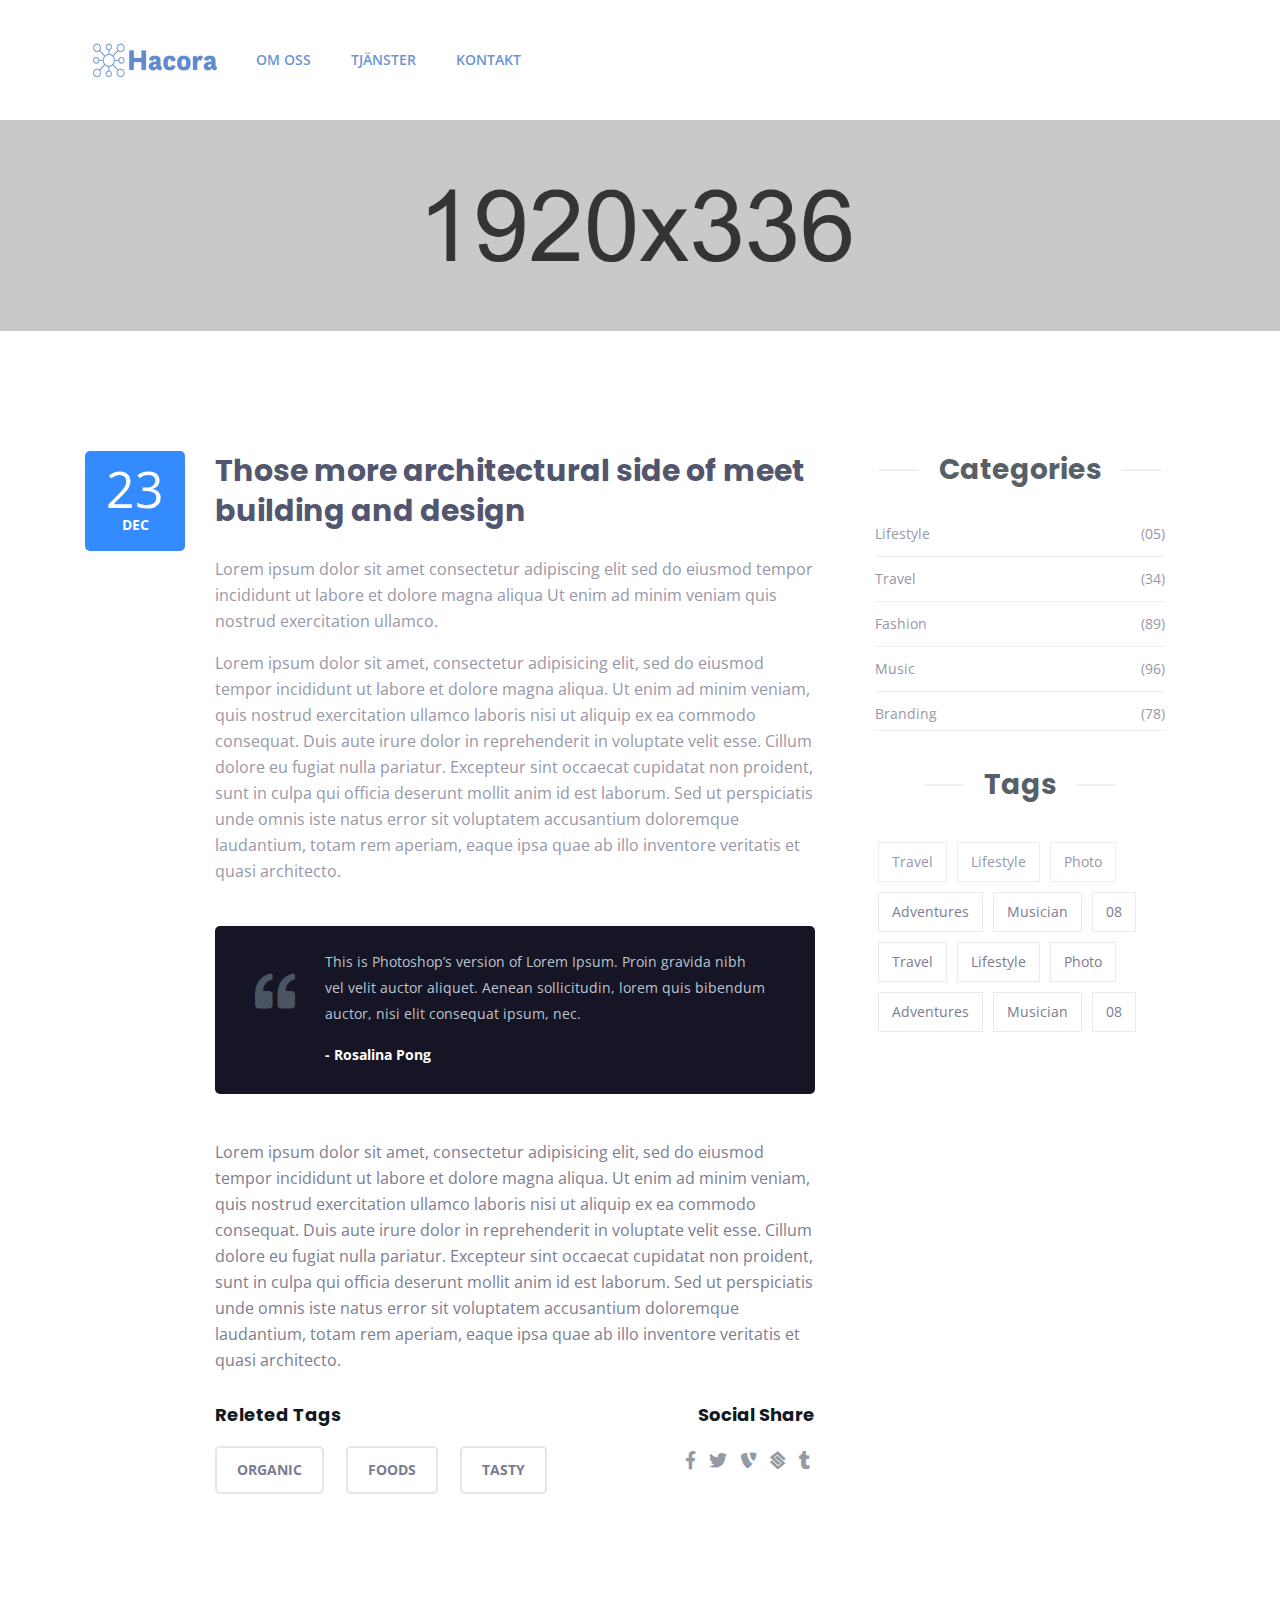
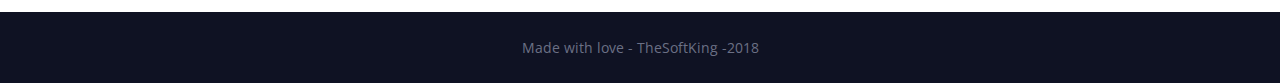
<file: omoss.html>
<!DOCTYPE html>
<html lang="zxx">

<head>
    <meta http-equiv="Content-Type" content="text/html; charset=UTF-8">
    <meta http-equiv="X-UA-Compatible" content="IE=edge" />
    <meta http-equiv="X-UA-Compatible" content="ie=edge">
    <meta name="viewport" content="width=device-width, initial-scale=1.0">
    <title> Clipino | Clipping Path Business HTML Templates </title>
    <!-- favicon -->
    <link rel="shortcut icon" href="favicon.ico" type="image/x-icon">
    <!-- bootstrap -->
    <link rel="stylesheet" href="assets/css/bootstrap.min.css">
    <!-- fontawesome -->
    <link rel="stylesheet" href="assets/css/fontawesome-all.min.css">
    <!-- flaticon -->
    <link rel="stylesheet" href="assets/css/flaticon.css">
    <!-- animate.css -->
    <link rel="stylesheet" href="assets/css/animate.css">
    <!-- Owl Carousel -->
    <link rel="stylesheet" href="assets/css/owl.carousel.min.css">
    <!-- magnific popup -->
    <link rel="stylesheet" href="assets/css/magnific-popup.css">
    <!-- twentytwenty  -->
    <link rel="stylesheet" href="assets/css/twentytwenty.css">
    <!-- stylesheet -->
    <link rel="stylesheet" href="assets/css/style.css">
    <!-- responsive -->
    <link rel="stylesheet" href="assets/css/responsive.css">
</head>

<body>


<!-- navbar area start -->
<div class="navbar-area">
    <div class="container">
        <nav class="navbar navbar-expand-lg navbar-light">
            <div class="navbar-header">
                <!-- navbar header -->
                <a class="navbar-brand" href="index.html">
                    <img src="assets/img/logo5.png" alt="Hacora">
                </a>
            </div>
            <!-- //.navbar header -->

            <div class="collapse navbar-collapse" id="navbarSupportedContent">
                <!-- navbar collapse -->
                <ul class="navbar-nav">
                    <li class="nav-item">
                        <a class="nav-link" href="omoss.html">Om oss
                    </a>
                    </li>
                    <li class="nav-item">
                        <a class="nav-link" href="services.html">Tjänster
                            <span class="sr-only">(current)</span>
                        </a>
                    </li>

                    <li class="nav-item">
                        <a class="nav-link" href="contact.html">Kontakt</a>
                    </li>
                    
                </ul>
            </div>
            <!-- //.navbar collapse -->
            <button class="navbar-toggler" type="button" data-toggle="collapse" data-target="#navbarSupportedContent" aria-controls="navbarSupportedContent" aria-expanded="false" aria-label="Toggle navigation">
            <span class="navbar-toggler-icon"></span>
        </button>
        </nav>
    </div>
    <!-- //.container -->
</div>
<!-- navbar area end -->


    <!-- breadcumb area start -->
    <section class="breadcrumb-area breadcrumb-bg about">
        <div class="contiainer">
            <div class="row">
                <div class="col-lg-12 text-center">
                    <div class="breadcrumb-inner">
                    </div>
                </div>
            </div>
        </div>
    </section>
    <!-- breadcumb area end -->
<!-- blog details page content area start -->
<section class="blog-details-content">
    <div class="container">
        <div class="row">
            <div class="col-lg-8">
                <div class="single-blog-post">
                    <!-- single blog post -->
                    <div class="meta-time">
                        <!-- meta time -->
                        <span class="date">23</span>
                        <span class="month">Dec</span>
                    </div>
                    <!-- //.meta time -->
                    <div class="details-container">
                        <!-- details contaienr -->
                        <div class="post-body">
                            <!-- post body -->
                            <h3 class="title">Those more architectural side of meet building and design</h3>
                            <p>Lorem ipsum dolor sit amet consectetur adipiscing elit sed do eiusmod tempor incididunt ut labore
                                et dolore magna aliqua Ut enim ad minim veniam quis nostrud exercitation ullamco.</p>
                            <p>Lorem ipsum dolor sit amet, consectetur adipisicing elit, sed do eiusmod tempor incididunt ut
                                labore et dolore magna aliqua. Ut enim ad minim veniam, quis nostrud exercitation ullamco
                                laboris nisi ut aliquip ex ea commodo consequat. Duis aute irure dolor in reprehenderit in
                                voluptate velit esse. Cillum dolore eu fugiat nulla pariatur. Excepteur sint occaecat cupidatat
                                non proident, sunt in culpa qui officia deserunt mollit anim id est laborum. Sed ut perspiciatis
                                unde omnis iste natus error sit voluptatem accusantium doloremque laudantium, totam rem aperiam,
                                eaque ipsa quae ab illo inventore veritatis et quasi architecto.
                            </p>
                            <blockquote class="post-blockquote">
                                <!-- post blockquote -->
                                <div class="icon">
                                    <i class="fas fa-quote-left"></i>
                                </div>
                                <div class="content">
                                    <p>This is Photoshop’s version of Lorem Ipsum. Proin gravida nibh vel velit auctor aliquet.
                                        Aenean sollicitudin, lorem quis bibendum auctor, nisi elit consequat ipsum, nec.</p>
                                    <span class="post">- Rosalina Pong</span>
                                </div>
                            </blockquote>
                            <!-- //.post blockquote -->
                            <p>Lorem ipsum dolor sit amet, consectetur adipisicing elit, sed do eiusmod tempor incididunt ut
                                labore et dolore magna aliqua. Ut enim ad minim veniam, quis nostrud exercitation ullamco
                                laboris nisi ut aliquip ex ea commodo consequat. Duis aute irure dolor in reprehenderit in
                                voluptate velit esse. Cillum dolore eu fugiat nulla pariatur. Excepteur sint occaecat cupidatat
                                non proident, sunt in culpa qui officia deserunt mollit anim id est laborum. Sed ut perspiciatis
                                unde omnis iste natus error sit voluptatem accusantium doloremque laudantium, totam rem aperiam,
                                eaque ipsa quae ab illo inventore veritatis et quasi architecto.
                            </p>
                            <div class="post-bottom-content">
                                <!-- post bottom content -->
                                <div class="top-content">
                                    <!-- top content -->
                                    <div class="left-content">
                                        <h4 class="title">Releted Tags</h4>
                                    </div>
                                    <div class="right-content">
                                        <h4 class="title">Social Share</h4>
                                    </div>
                                </div>
                                <!-- //.top content -->
                                <div class="bottom-content">
                                    <!-- bottom content -->
                                    <div class="left-content">
                                        <!-- left content -->
                                        <ul>
                                            <li>
                                                <a href="#">organic</a>
                                            </li>
                                            <li>
                                                <a href="#">Foods</a>
                                            </li>
                                            <li>
                                                <a href="#">tasty</a>
                                            </li>
                                        </ul>
                                    </div>
                                    <!-- //.left content -->
                                    <div class="right-content">
                                        <!-- right content -->
                                        <h4 class="title">Social Share</h4>
                                        <ul>
                                            <li>
                                                <a href="#">
                                                    <i class="fab fa-facebook-f"></i>
                                                </a>
                                            </li>
                                            <li>
                                                <a href="#">
                                                    <i class="fab fa-twitter"></i>
                                                </a>
                                            </li>
                                            <li>
                                                <a href="#">
                                                    <i class="fab fa-typo3"></i>
                                                </a>
                                            </li>
                                            <li>
                                                <a href="#">
                                                    <i class="fab fa-staylinked"></i>
                                                </a>
                                            </li>
                                            <li>
                                                <a href="#">
                                                    <i class="fab fa-tumblr"></i>
                                                </a>
                                            </li>
                                        </ul>
                                    </div>
                                    <!-- right content -->
                                </div>
                                <!-- //.bottom content -->
                            </div>
                            <!-- //.post bottom content -->
                        </div>
                        <!-- //.post body -->
                    </div>
                </div>
            </div>
            <!-- //.col-lg-8 -->
            <div class="col-lg-4">
                <aside class="sidebar">
                   
                    <div class="widget-area category">
                        <!-- category widget start-->
                        <div class="widget-title">
                            <h4>Categories</h4>
                        </div>
                        <div class="widget-body">
                            <!-- widget body -->
                            <ul class="categories">
                                <!-- categories -->
                                <li>
                                    <a href="#">Lifestyle
                                        <span class="count">(05)</span>
                                    </a>
                                </li>
                                <li>
                                    <a href="#">Travel
                                        <span class="count">(34)</span>
                                    </a>
                                </li>
                                <li>
                                    <a href="#">Fashion
                                        <span class="count">(89)</span>
                                    </a>
                                </li>
                                <li>
                                    <a href="#">Music
                                        <span class="count">(96)</span>
                                    </a>
                                </li>
                                <li>
                                    <a href="#">Branding
                                        <span class="count">(78)</span>
                                    </a>
                                </li>
                            </ul>
                            <!-- ./ cateogries -->
                        </div>
                        <!-- /. widget body -->
                    </div>
                    <!-- category widget end-->
                    <div class="sidebar-separator latest-post"></div>
                    <!-- latest post widget end -->
                    <div class="widget-area tags">
                        <!-- tag widget  start -->
                        <div class="widget-title">
                            <h4>Tags</h4>
                        </div>
                        <div class="widget-body">
                            <!-- widget body -->
                            <ul class="tags-list">
                                <!-- tags -->
                                <li>
                                    <a href="#">Travel</a>
                                </li>
                                <li>
                                    <a href="#">Lifestyle</a>
                                </li>
                                <li>
                                    <a href="#">Photo </a>
                                </li>
                                <li>
                                    <a href="#">Adventures </a>
                                </li>
                                <li>
                                    <a href="#">Musician </a>
                                </li>
                                <li>
                                    <a href="#">08 </a>
                                </li>
                                <li>
                                    <a href="#">Travel </a>
                                </li>
                                <li>
                                    <a href="#">Lifestyle </a>
                                </li>
                                <li>
                                    <a href="#">Photo </a>
                                </li>
                                <li>
                                    <a href="#">Adventures </a>
                                </li>
                                <li>
                                    <a href="#">Musician </a>
                                </li>
                                <li>
                                    <a href="#">08 </a>
                                </li>
                            </ul>
                            <!-- /.tags -->
                        </div>
                        <!-- /. widget body -->
                    </div>
                    <!-- tag widget  end -->
                </aside>
                <!-- sidebar end -->
            </div>
            <!-- //.col-lg-4 -->
        </div>
        <!-- //.row -->
    </div>
    <!-- //.container -->
</section>
<!-- blog details page content area end -->

<!-- footer area start -->
<footer class="footer-area">
    <div class="copyright-area">
        <!-- copyright area -->
        <div class="container">
            <div class="row">
                <div class="col-lg-12 text-center">Made with love -
                    <a href="#">TheSoftKing</a> -2018</div>
            </div>
        </div>
    </div>
    <!-- //.copyright area -->
</footer>
<!-- footer area end -->
<!-- preloader area start -->
<div class="preloader" id="preloader">
    <div class="preloader-inner">
        <div class="preloader-wrapper">
            <span class="let1">l</span>
            <span class="let2">o</span>
            <span class="let3">a</span>
            <span class="let4">d</span>
            <span class="let5">i</span>
            <span class="let6">n</span>
            <span class="let7">g</span>
        </div>
    </div>
</div>
<!-- preloader area end -->

    <div class="back-to-top">
        <!-- back to top start -->
        <i class="fas fa-rocket"></i>
    </div>
    <!-- back to top end -->
    <!-- jquery -->
    <script src="assets/js/jquery.js"></script>
    <!-- popper -->
    <script src="assets/js/popper.min.js"></script>
    <!-- bootstrap -->
    <script src="assets/js/bootstrap.min.js"></script>
    <!-- owl carousel -->
    <script src="assets/js/owl.carousel.min.js"></script>
    <!-- magnific popup -->
    <script src="assets/js/jquery.magnific-popup.js"></script>
    <!-- way poin js-->
    <script src="assets/js/waypoints.min.js"></script>
    <!-- event move js-->
    <script src="assets/js/jquery.event.move.js"></script>
    <!-- twentytwenty js-->
    <script src="assets/js/jquery.twentytwenty.js"></script>
    <!-- imagesloaded js-->
    <script src="assets/js/imagesloaded.pkgd.min.js"></script>
    <!-- isotope js-->
    <script src="assets/js/isotope.pkgd.min.js"></script>
    <!-- wow js-->
    <script src="assets/js/wow.min.js"></script>
    <!-- counterup js-->
    <script src="assets/js/jquery.counterup.min.js"></script>
    <!-- main -->
    <script src="assets/js/main.js"></script>
</body>

</html>
</file>
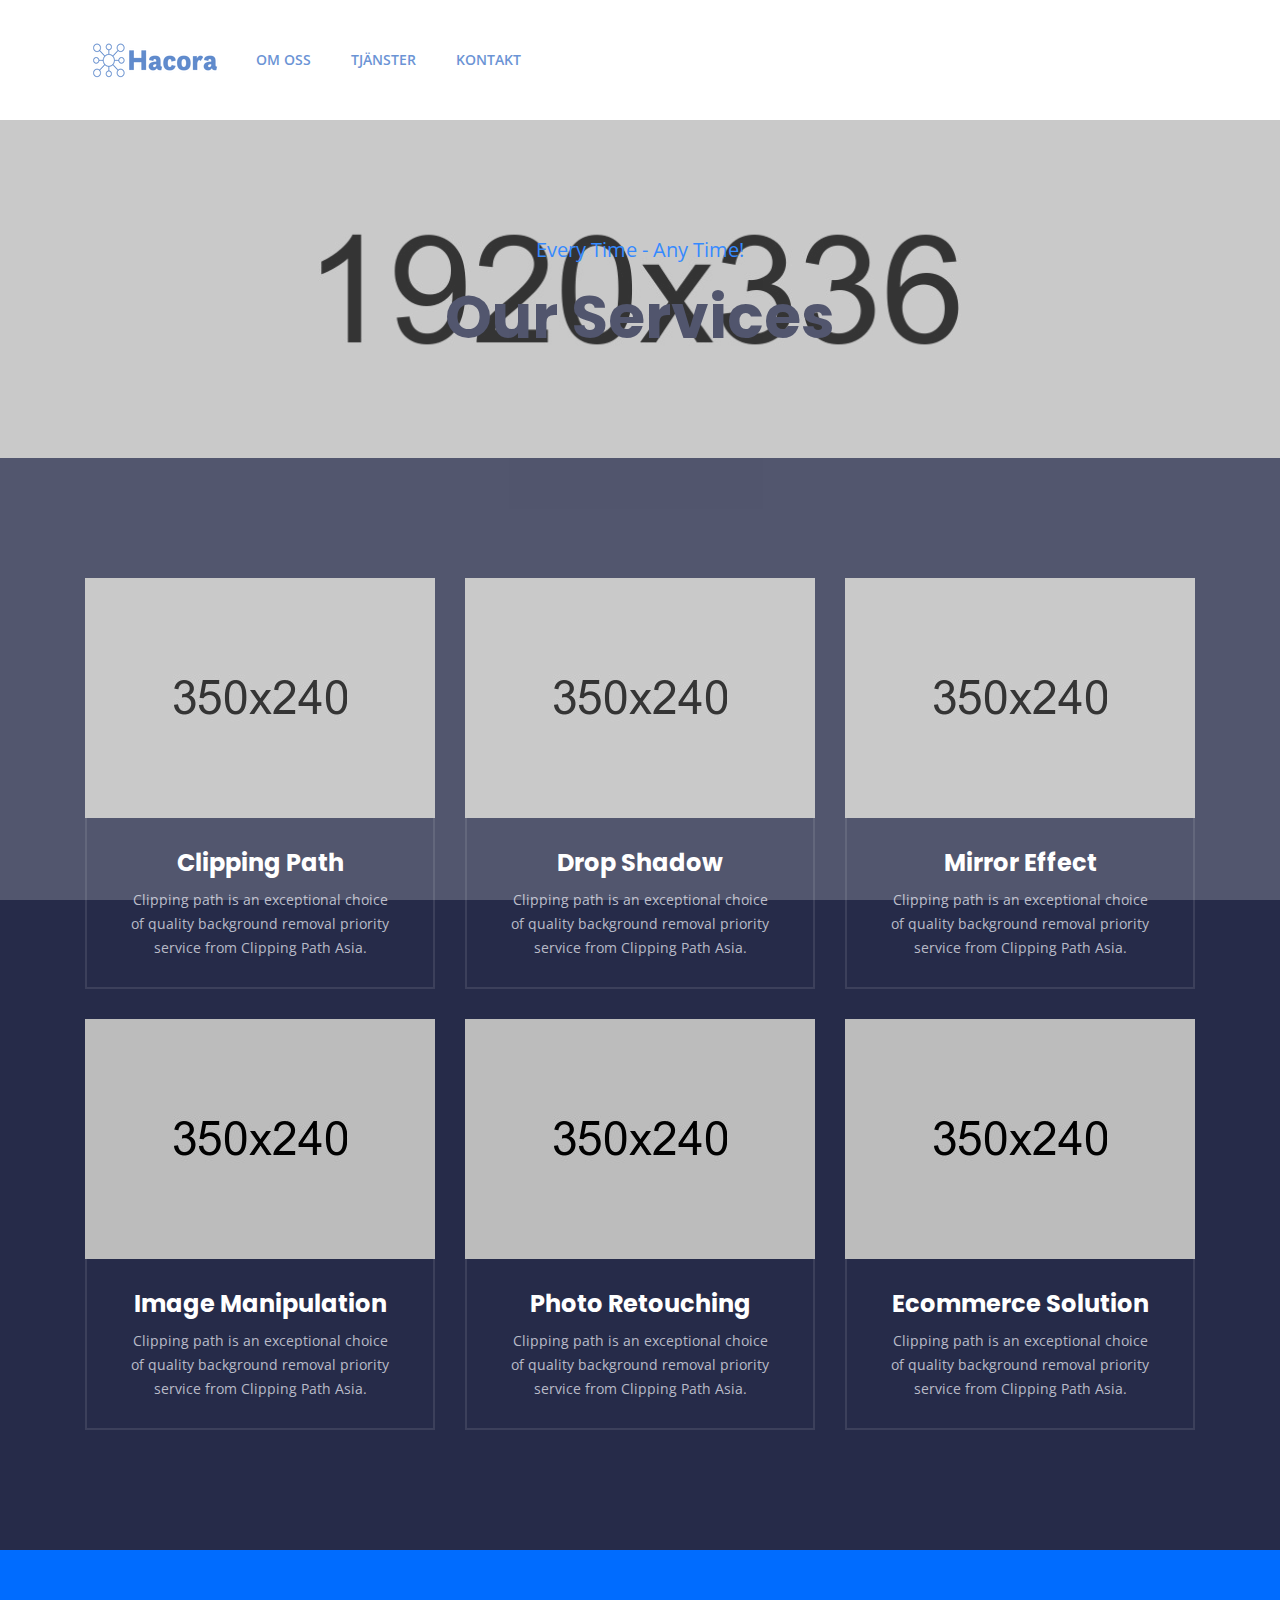
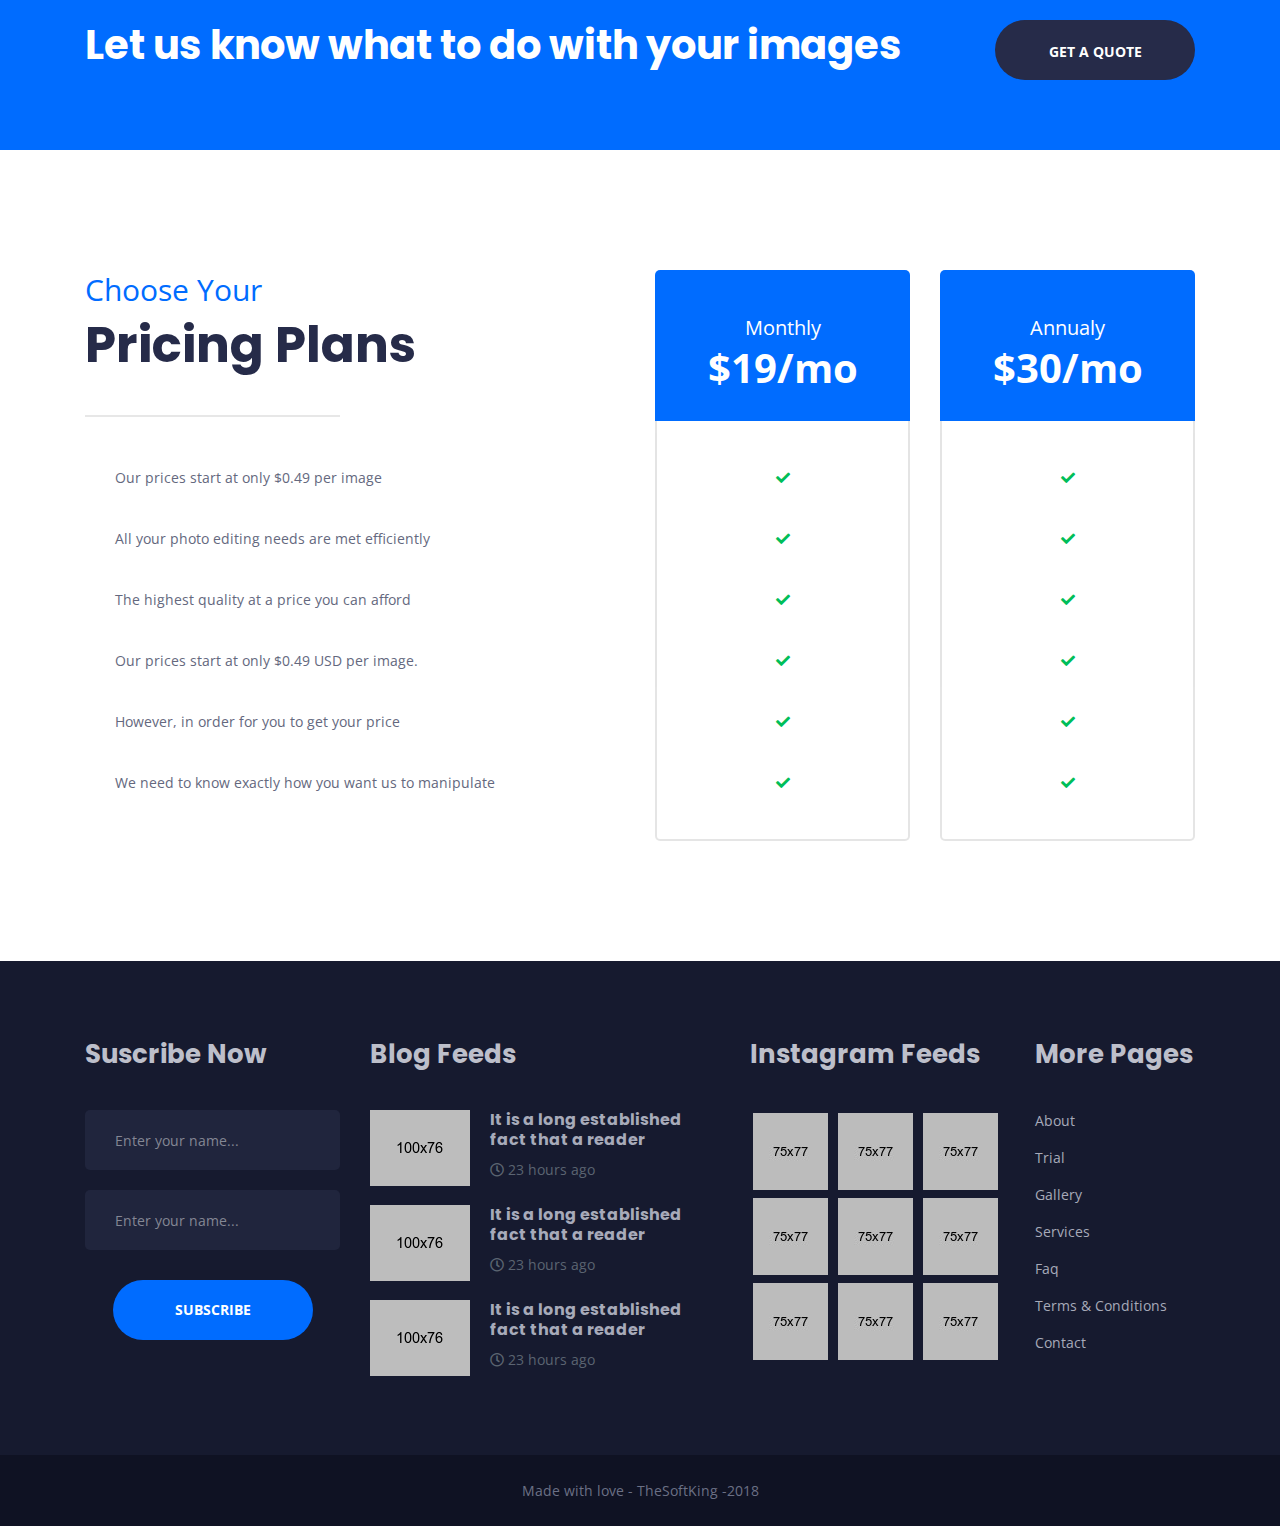
<file: services.html>
<!DOCTYPE html>
<html lang="en">

<head>
    <meta http-equiv="Content-Type" content="text/html; charset=UTF-8">
    <meta http-equiv="X-UA-Compatible" content="IE=edge" />
    <meta http-equiv="X-UA-Compatible" content="ie=edge">
    <meta name="viewport" content="width=device-width, initial-scale=1.0">
    <title> Clipino | Clipping Path Business HTML Templates </title>
    <!-- favicon -->
    <link rel="shortcut icon" href="favicon.ico" type="image/x-icon">
    <!-- bootstrap -->
    <link rel="stylesheet" href="assets/css/bootstrap.min.css">
    <!-- fontawesome -->
    <link rel="stylesheet" href="assets/css/fontawesome-all.min.css">
    <!-- flaticon -->
    <link rel="stylesheet" href="assets/css/flaticon.css">
    <!-- animate.css -->
    <link rel="stylesheet" href="assets/css/animate.css">
    <!-- Owl Carousel -->
    <link rel="stylesheet" href="assets/css/owl.carousel.min.css">
    <!-- magnific popup -->
    <link rel="stylesheet" href="assets/css/magnific-popup.css">
    <!-- twentytwenty  -->
    <link rel="stylesheet" href="assets/css/twentytwenty.css">
    <!-- stylesheet -->
    <link rel="stylesheet" href="assets/css/style.css">
    <!-- responsive -->
    <link rel="stylesheet" href="assets/css/responsive.css">
</head>

<body>

<!-- navbar area start -->
<div class="navbar-area">
    <div class="container">
        <nav class="navbar navbar-expand-lg navbar-light">
            <div class="navbar-header">
                <!-- navbar header -->
                <a class="navbar-brand" href="index.html">
                    <img src="assets/img/logo5.png" alt="Hacora">
                </a>
            </div>
            <!-- //.navbar header -->

            <div class="collapse navbar-collapse" id="navbarSupportedContent">
                <!-- navbar collapse -->
                <ul class="navbar-nav">
                    <li class="nav-item">
                        <a class="nav-link" href="omoss.html">Om oss
                    </a>
                    </li>
                    <li class="nav-item">
                        <a class="nav-link" href="services.html">Tjänster
                            <span class="sr-only">(current)</span>
                        </a>
                    </li>

                    <li class="nav-item">
                        <a class="nav-link" href="contact.html">Kontakt</a>
                    </li>
                    
                </ul>
            </div>
            <!-- //.navbar collapse -->
            <button class="navbar-toggler" type="button" data-toggle="collapse" data-target="#navbarSupportedContent" aria-controls="navbarSupportedContent" aria-expanded="false" aria-label="Toggle navigation">
            <span class="navbar-toggler-icon"></span>
        </button>
        </nav>
    </div>
    <!-- //.container -->
</div>
<!-- navbar area end -->

    <!-- breadcumb area start -->
    <section class="breadcrumb-area breadcrumb-bg about">
        <div class="contiainer">
            <div class="row">
                <div class="col-lg-12 text-center">
                    <div class="breadcrumb-inner">
                        <span class="subtitle">Every Time - Any Time!</span>
                        <h1 class="title">Our Services</h1>
                    </div>
                </div>
            </div>
        </div>
    </section>
    <!-- breadcumb area end -->
<!-- our service area start -->
<section class="service-area">
    <div class="container">
        <div class="row">
            <div class="col-lg-4 col-md-6">
                <div class="single-service-box margin-bottom-30">
                    <!-- single service box -->
                    <div class="thumb">
                        <a href="#"><img src="assets/img/service/01.jpg" alt="service image"></a>
                    </div>
                    <div class="content">
                        <a href="#"><h4 class="title">Clipping Path</h4></a>
                        <p>Clipping path is an exceptional choice of quality background removal priority service from Clipping
                            Path Asia.</p>
                    </div>
                </div>
                <!-- //.single service box -->
            </div>
            <div class="col-lg-4 col-md-6">
                <div class="single-service-box margin-bottom-30">
                    <!-- single service box -->
                    <div class="thumb">
                        <a href="#"><img src="assets/img/service/02.jpg" alt="service image"></a>
                    </div>
                    <div class="content">
                        <a href="#"><h4 class="title">Drop Shadow</h4></a>
                        <p>Clipping path is an exceptional choice of quality background removal priority service from Clipping
                            Path Asia.</p>
                    </div>
                </div>
                <!-- //.single service box -->
            </div>
            <div class="col-lg-4 col-md-6">
                <div class="single-service-box margin-bottom-30">
                    <!-- single service box -->
                    <div class="thumb">
                        <a href="#"><img src="assets/img/service/03.jpg" alt="service image"></a>
                    </div>
                    <div class="content">
                        <a href="#"><h4 class="title">Mirror Effect</h4></a>
                        <p>Clipping path is an exceptional choice of quality background removal priority service from Clipping
                            Path Asia.</p>
                    </div>
                </div>
                <!-- //.single service box -->
            </div>
            <div class="col-lg-4 col-md-6">
                <div class="single-service-box mobile-margin-bottom-30">
                    <!-- single service box -->
                    <div class="thumb">
                        <a href="#"><img src="assets/img/service/04.jpg" alt="service image"></a>
                    </div>
                    <div class="content">
                        <a href="#"><h4 class="title">Image Manipulation</h4></a>
                        <p>Clipping path is an exceptional choice of quality background removal priority service from Clipping
                            Path Asia.</p>
                    </div>
                </div>
                <!-- //.single service box -->
            </div>
            <div class="col-lg-4 col-md-6">
                <div class="single-service-box mobile-margin-bottom-30">
                    <!-- single service box -->
                    <div class="thumb">
                        <a href="#"><img src="assets/img/service/05.jpg" alt="service image"></a>
                    </div>
                    <div class="content">
                        <a href="#"><h4 class="title">Photo Retouching</h4></a>
                        <p>Clipping path is an exceptional choice of quality background removal priority service from Clipping
                            Path Asia.</p>
                    </div>
                </div>
                <!-- //.single service box -->
            </div>
            <div class="col-lg-4 col-md-6">
                <div class="single-service-box">
                    <!-- single service box -->
                    <div class="thumb">
                        <a href="#"><img src="assets/img/service/06.jpg" alt="service image"></a>
                    </div>
                    <div class="content">
                        <a href="#"><h4 class="title">Ecommerce Solution</h4></a>
                        <p>Clipping path is an exceptional choice of quality background removal priority service from Clipping
                            Path Asia.</p>
                    </div>
                </div>
                <!-- //.single service box -->
            </div>
        </div>
    </div>
</section>
<!-- our service area end -->

<!-- call to action area start -->
<section class="call-to-action services-page">
    <div class="container">
        <div class="row">
            <div class="col-lg-12">
                <div class="call-to-action-inner">
                    <!-- call to action inner -->
                    <div class="left-content-area">
                        <h2 class="title">Let us know what to do with your images </h2>
                    </div>
                    <div class="right-content-area">
                        <div class="btn-wrapper">
                            <a href="#" class="boxed-btn btn-rounded">Get a quote</a>
                        </div>
                    </div>
                </div>
                <!-- //. call to action inner -->
            </div>
        </div>
    </div>
</section>
<!-- call to action area end -->
<!-- pricing table area start -->
<section class="pricing-table-area">
    <div class="container">
        <div class="row">
            <div class="col-lg-6">
                <div class="left-content-area">
                    <!-- left content area -->
                    <span class="subtitle">Choose Your</span>
                    <h4 class="title">Pricing Plans</h4>
                    <div class="separator"></div>
                    <div class="rules-area pricing-rules-area">
                        <!-- rules area -->
                        <ul>
                            <li>Our prices start at only $0.49 per image</li>
                            <li>All your photo editing needs are met efficiently</li>
                            <li>The highest quality at a price you can afford</li>
                            <li>Our prices start at only $0.49 USD per image.</li>
                            <li>However, in order for you to get your price</li>
                            <li>We need to know exactly how you want us to manipulate</li>
                        </ul>
                    </div>
                    <!-- //.rules area -->
                </div>
                <!-- //.left content area -->
            </div>
            <div class="col-lg-6">
                <div class="pricing-table-inner">
                    <div class="row remove-col-padding">
                        <div class="col-lg-6 col-md-6">
                            <div class="single-pricing-table">
                                <!-- single pricing table -->
                                <div class="header">
                                    <span class="month">Monthly</span>
                                    <span class="price">$19/mo</span>
                                </div>
                                <div class="body pricing-table-rules">
                                    <ul>
                                        <li>
                                            <i class="fas fa-check"></i>
                                        </li>
                                        <li>
                                            <i class="fas fa-check"></i>
                                        </li>
                                        <li>
                                            <i class="fas fa-check"></i>
                                        </li>
                                        <li>
                                            <i class="fas fa-check"></i>
                                        </li>
                                        <li>
                                            <i class="fas fa-check"></i>
                                        </li>
                                        <li>
                                            <i class="fas fa-check"></i>
                                        </li>
                                    </ul>
                                </div>
                            </div>
                            <!-- //. single pricing table -->
                        </div>
                        <div class="col-lg-6 col-md-6">
                            <div class="single-pricing-table">
                                <!-- single pricing table -->
                                <div class="header">
                                    <span class="month">Annualy</span>
                                    <span class="price">$30/mo</span>
                                </div>
                                <div class="body pricing-table-rules-2">
                                    <ul>
                                        <li>
                                            <i class="fas fa-check"></i>
                                        </li>
                                        <li>
                                            <i class="fas fa-check"></i>
                                        </li>
                                        <li>
                                            <i class="fas fa-check"></i>
                                        </li>
                                        <li>
                                            <i class="fas fa-check"></i>
                                        </li>
                                        <li>
                                            <i class="fas fa-check"></i>
                                        </li>
                                        <li>
                                            <i class="fas fa-check"></i>
                                        </li>
                                    </ul>
                                </div>
                            </div>
                            <!-- //. single pricing table -->
                        </div>
                    </div>
                </div>
            </div>
        </div>
    </div>
</section>
<!-- pricing table area end -->

<!-- footer area start -->
<footer class="footer-area">
<div class="footer-top-area">
    <div class="container">
        <div class="row">
            <div class="col-xl-3 col-lg-6 col-md-6">
                <div class="footer-widget subscribe">
                    <!-- footer widget subscribe -->
                    <div class="widget-title">
                        <h4 class="title">Suscribe Now</h4>
                    </div>
                    <div class="widget-body">
                        <form action="index.html">
                            <div class="form-element">
                                <input type="text" class="input-field" placeholder="Enter your name...">
                            </div>
                            <div class="form-element">
                                <input type="email" class="input-field" placeholder="Enter your name...">
                            </div>
                            <input type="submit" class="submit-btn btn-rounded" value="subscribe">
                        </form>
                    </div>
                </div>
                <!-- //.footer widget subscribe  -->
            </div>
            <div class="col-xl-4 col-lg-6 col-md-6">
                <div class="footer-widget blog-feeds">
                    <div class="widget-title">
                        <h4 class="title">Blog Feeds</h4>
                    </div>
                    <div class="widget-body">
                        <div class="single-blog-feed-item">
                            <!-- single blog feed item -->
                            <div class="thumb">
                                <a href="blog-details.html">
                                    <img src="assets/img/blog-feed/01.png" alt="blog feed image">
                                </a>
                            </div>
                            <div class="content">
                                <a href="blog.html">
                                    <h4 class="title">It is a long established fact that a reader</h4>
                                </a>
                                <span class="date">
                                    <i class="far fa-clock"></i> 23 hours ago</span>
                            </div>
                        </div>
                        <!-- //.single blog feed item -->

                        <div class="single-blog-feed-item">
                            <!-- single blog feed item -->
                            <div class="thumb">
                                <a href="blog-details.html">
                                    <img src="assets/img/blog-feed/02.png" alt="blog feed image">
                                </a>
                            </div>
                            <div class="content">
                                <a href="blog.html">
                                    <h4 class="title">It is a long established fact that a reader</h4>
                                </a>
                                <span class="date">
                                    <i class="far fa-clock"></i> 23 hours ago</span>
                            </div>
                        </div>
                        <!-- //.single blog feed item -->
                        <div class="single-blog-feed-item">
                            <!-- single blog feed item -->
                            <div class="thumb">
                                <a href="blog-details.html">
                                    <img src="assets/img/blog-feed/03.png" alt="blog feed image">
                                </a>
                            </div>
                            <div class="content">
                                <a href="blog.html">
                                    <h4 class="title">It is a long established fact that a reader</h4>
                                </a>
                                <span class="date">
                                    <i class="far fa-clock"></i> 23 hours ago</span>
                            </div>
                        </div>
                        <!-- //.single blog feed item -->
                    </div>
                </div>
            </div>
            <div class="col-xl-3 col-lg-6 col-md-6">
                <div class="footer-widget instagram">
                    <!-- instagram widget subscribe -->
                    <div class="widget-title">
                        <h4 class="title">Instagram Feeds</h4>
                    </div>
                    <div class="widget-body">
                        <ul>
                            <li>
                                <a href="#">
                                    <img src="assets/img/instagram/01.jpg" alt="instagram">
                                </a>
                            </li>
                            <li>
                                <a href="#">
                                    <img src="assets/img/instagram/02.jpg" alt="instagram">
                                </a>
                            </li>
                            <li>
                                <a href="#">
                                    <img src="assets/img/instagram/03.jpg" alt="instagram">
                                </a>
                            </li>
                            <li>
                                <a href="#">
                                    <img src="assets/img/instagram/04.jpg" alt="instagram">
                                </a>
                            </li>
                            <li>
                                <a href="#">
                                    <img src="assets/img/instagram/05.jpg" alt="instagram">
                                </a>
                            </li>
                            <li>
                                <a href="#">
                                    <img src="assets/img/instagram/06.jpg" alt="instagram">
                                </a>
                            </li>
                            <li>
                                <a href="#">
                                    <img src="assets/img/instagram/07.jpg" alt="instagram">
                                </a>
                            </li>
                            <li>
                                <a href="#">
                                    <img src="assets/img/instagram/08.jpg" alt="instagram">
                                </a>
                            </li>
                            <li>
                                <a href="#">
                                    <img src="assets/img/instagram/09.jpg" alt="instagram">
                                </a>
                            </li>
                        </ul>
                    </div>
                </div>
                <!-- //.instagram widget subscribe  -->
            </div>
            <div class="col-xl-2 col-lg-6 col-md-6">
                <div class="footer-widget pages">
                    <!-- instagram widget subscribe -->
                    <div class="widget-title">
                        <h4 class="title">More Pages</h4>
                    </div>
                    <div class="widget-body">
                        <ul>
                            <li>
                                <a href="about.html">About</a>
                            </li>
                            <li>
                                <a href="trial.html">Trial</a>
                            </li>
                            <li>
                                <a href="#">Gallery</a>
                            </li>
                            <li>
                                <a href="services.html">Services</a>
                            </li>
                            <li>
                                <a href="">Faq</a>
                            </li>
                            <li>
                                <a href="#">Terms & Conditions</a>
                            </li>
                            <li>
                                <a href="contact.html">Contact</a>
                            </li>
                        </ul>
                    </div>
                </div>
                <!-- //.instagram widget subscribe  -->
            </div>
        </div>
    </div>
</div>
    <div class="copyright-area">
        <!-- copyright area -->
        <div class="container">
            <div class="row">
                <div class="col-lg-12 text-center">Made with love -
                    <a href="#">TheSoftKing</a> -2018</div>
            </div>
        </div>
    </div>
    <!-- //.copyright area -->
</footer>
<!-- footer area end -->


    <div class="back-to-top">
        <!-- back to top start -->
        <i class="fas fa-rocket"></i>
    </div>
    <!-- back to top end -->
    
<!-- preloader area start -->
<div class="preloader" id="preloader">
    <div class="preloader-inner">
        <div class="preloader-wrapper">
            <span class="let1">l</span>
            <span class="let2">o</span>
            <span class="let3">a</span>
            <span class="let4">d</span>
            <span class="let5">i</span>
            <span class="let6">n</span>
            <span class="let7">g</span>
        </div>
    </div>
</div>
<!-- preloader area end -->

    <!-- jquery -->
    <script src="assets/js/jquery.js"></script>
    <!-- popper -->
    <script src="assets/js/popper.min.js"></script>
    <!-- bootstrap -->
    <script src="assets/js/bootstrap.min.js"></script>
    <!-- owl carousel -->
    <script src="assets/js/owl.carousel.min.js"></script>
    <!-- magnific popup -->
    <script src="assets/js/jquery.magnific-popup.js"></script>
    <!-- way poin js-->
    <script src="assets/js/waypoints.min.js"></script>
    <!-- event move js-->
    <script src="assets/js/jquery.event.move.js"></script>
    <!-- twentytwenty js-->
    <script src="assets/js/jquery.twentytwenty.js"></script>
    <!-- imagesloaded js-->
    <script src="assets/js/imagesloaded.pkgd.min.js"></script>
    <!-- isotope js-->
    <script src="assets/js/isotope.pkgd.min.js"></script>
    <!-- wow js-->
    <script src="assets/js/wow.min.js"></script>
    <!-- counterup js-->
    <script src="assets/js/jquery.counterup.min.js"></script>
    <!-- main -->
    <script src="assets/js/main.js"></script>
</body>

</html>
</file>
<file: assets/css/flaticon.css>
/*
  	Flaticon icon font: Flaticon
  	Creation date: 02/06/2018 13:11
  	*/

@font-face {
  font-family: "Flaticon";
  src: url("../fonts/Flaticon.eot");
  src: url("../fonts/Flaticon.eot?#iefix") format("embedded-opentype"),
       url("../fonts/Flaticon.woff") format("woff"),
       url("../fonts/Flaticon.ttf") format("truetype"),
       url("../fonts/Flaticon.svg#Flaticon") format("svg");
  font-weight: normal;
  font-style: normal;
}

@media screen and (-webkit-min-device-pixel-ratio:0) {
  @font-face {
    font-family: "Flaticon";
    src: url("../fonts/Flaticon.svg#Flaticon") format("svg");
  }
}

[class^="flaticon-"]:before, [class*=" flaticon-"]:before,
[class^="flaticon-"]:after, [class*=" flaticon-"]:after {   
  font-family: Flaticon;
  font-size: 20px;
  font-style: normal;
}

.flaticon-internet:before { content: "\f100"; }
.flaticon-user-silhouette:before { content: "\f101"; }
.flaticon-left-quote:before { content: "\f102"; }
.flaticon-star:before { content: "\f103"; }
.flaticon-cloud-storage-uploading-option:before { content: "\f104"; }
.flaticon-tick:before { content: "\f105"; }
.flaticon-substract:before { content: "\f106"; }
.flaticon-add:before { content: "\f107"; }
.flaticon-play-button:before { content: "\f108"; }
.flaticon-support:before { content: "\f109"; }
.flaticon-ticket:before { content: "\f10a"; }
.flaticon-report:before { content: "\f10b"; }
.flaticon-analytics:before { content: "\f10c"; }
.flaticon-time:before { content: "\f10d"; }
.flaticon-sharing-big-symbol:before { content: "\f10e"; }
.flaticon-speech-bubbles-comment-option:before { content: "\f10f"; }
.flaticon-valentines-heart:before { content: "\f110"; }
.flaticon-back:before { content: "\f111"; }
.flaticon-next:before { content: "\f112"; }
.flaticon-target:before { content: "\f113"; }
.flaticon-cloud-computing:before { content: "\f114"; }
.flaticon-credit-card:before { content: "\f115"; }
.flaticon-edit:before { content: "\f116"; }
.flaticon-vector:before { content: "\f117"; }
.flaticon-linkedin-logo:before { content: "\f118"; }
.flaticon-facebook-placeholder-for-locate-places-on-maps:before { content: "\f119"; }
.flaticon-youtube:before { content: "\f11a"; }
.flaticon-twitter:before { content: "\f11b"; }
.flaticon-whatsapp-logo:before { content: "\f11c"; }
.flaticon-facebook-logo:before { content: "\f11d"; }
.flaticon-instagram-logo:before { content: "\f11e"; }
.flaticon-mail:before { content: "\f11f"; }
.flaticon-phone-call:before { content: "\f120"; }
</file>
<file: assets/css/twentytwenty.css>
.twentytwenty-horizontal .twentytwenty-handle:before, .twentytwenty-horizontal .twentytwenty-handle:after, .twentytwenty-vertical .twentytwenty-handle:before, .twentytwenty-vertical .twentytwenty-handle:after {
  content: " ";
  display: block;
  background: white;
  position: absolute;
  z-index: 30;
  -webkit-box-shadow: 0px 0px 12px rgba(51, 51, 51, 0.5);
  -moz-box-shadow: 0px 0px 12px rgba(51, 51, 51, 0.5);
  box-shadow: 0px 0px 12px rgba(51, 51, 51, 0.5); }

.twentytwenty-horizontal .twentytwenty-handle:before, .twentytwenty-horizontal .twentytwenty-handle:after {
  width: 3px;
  height: 9999px;
  left: 50%;
  margin-left: -1.5px; }

.twentytwenty-vertical .twentytwenty-handle:before, .twentytwenty-vertical .twentytwenty-handle:after {
  width: 9999px;
  height: 3px;
  top: 50%;
  margin-top: -1.5px; }

.twentytwenty-before-label, .twentytwenty-after-label, .twentytwenty-overlay {
  position: absolute;
  top: 0;
  width: 100%;
  height: 100%; }

.twentytwenty-before-label, .twentytwenty-after-label, .twentytwenty-overlay {
  -webkit-transition-duration: 0.5s;
  -moz-transition-duration: 0.5s;
  transition-duration: 0.5s; }

.twentytwenty-before-label, .twentytwenty-after-label {
  -webkit-transition-property: opacity;
  -moz-transition-property: opacity;
  transition-property: opacity; }

.twentytwenty-before-label:before, .twentytwenty-after-label:before {
  color: white;
  font-size: 13px;
  letter-spacing: 0.1em; }

.twentytwenty-before-label:before, .twentytwenty-after-label:before {
  position: absolute;
  background: rgba(255, 255, 255, 0.2);
  line-height: 38px;
  padding: 0 20px;
  -webkit-border-radius: 2px;
  -moz-border-radius: 2px;
  border-radius: 2px; }

.twentytwenty-horizontal .twentytwenty-before-label:before, .twentytwenty-horizontal .twentytwenty-after-label:before {
  top: 50%;
  margin-top: -19px; }

.twentytwenty-vertical .twentytwenty-before-label:before, .twentytwenty-vertical .twentytwenty-after-label:before {
  left: 50%;
  margin-left: -45px;
  text-align: center;
  width: 90px; }

.twentytwenty-left-arrow, .twentytwenty-right-arrow, .twentytwenty-up-arrow, .twentytwenty-down-arrow {
  width: 0;
  height: 0;
  border: 6px inset transparent;
  position: absolute; }

.twentytwenty-left-arrow, .twentytwenty-right-arrow {
  top: 50%;
  margin-top: -6px; }

.twentytwenty-up-arrow, .twentytwenty-down-arrow {
  left: 50%;
  margin-left: -6px; }

.twentytwenty-container {
  -webkit-box-sizing: content-box;
  -moz-box-sizing: content-box;
  box-sizing: content-box;
  z-index: 0;
  overflow: hidden;
  position: relative;
  -webkit-user-select: none;
  -moz-user-select: none; }
  .twentytwenty-container img {
    max-width: 100%;
    position: absolute;
    top: 0;
    display: block; }
  .twentytwenty-container.active .twentytwenty-overlay, .twentytwenty-container.active :hover.twentytwenty-overlay {
    background: rgba(0, 0, 0, 0); }
    .twentytwenty-container.active .twentytwenty-overlay .twentytwenty-before-label,
    .twentytwenty-container.active .twentytwenty-overlay .twentytwenty-after-label, .twentytwenty-container.active :hover.twentytwenty-overlay .twentytwenty-before-label,
    .twentytwenty-container.active :hover.twentytwenty-overlay .twentytwenty-after-label {
      opacity: 0; }
  .twentytwenty-container * {
    -webkit-box-sizing: content-box;
    -moz-box-sizing: content-box;
    box-sizing: content-box; }

.twentytwenty-before-label {
  opacity: 0; }
  .twentytwenty-before-label:before {
    content: attr(data-content); }

.twentytwenty-after-label {
  opacity: 0; }
  .twentytwenty-after-label:before {
    content: attr(data-content); }

.twentytwenty-horizontal .twentytwenty-before-label:before {
  left: 10px; }

.twentytwenty-horizontal .twentytwenty-after-label:before {
  right: 10px; }

.twentytwenty-vertical .twentytwenty-before-label:before {
  top: 10px; }

.twentytwenty-vertical .twentytwenty-after-label:before {
  bottom: 10px; }

.twentytwenty-overlay {
  -webkit-transition-property: background;
  -moz-transition-property: background;
  transition-property: background;
  background: rgba(0, 0, 0, 0);
  z-index: 25; }
  .twentytwenty-overlay:hover {
    background: rgba(0, 0, 0, 0.5); }
    .twentytwenty-overlay:hover .twentytwenty-after-label {
      opacity: 1; }
    .twentytwenty-overlay:hover .twentytwenty-before-label {
      opacity: 1; }

.twentytwenty-before {
  z-index: 20; }

.twentytwenty-after {
  z-index: 10; }

.twentytwenty-handle {
  height: 38px;
  width: 38px;
  position: absolute;
  left: 50%;
  top: 50%;
  margin-left: -22px;
  margin-top: -22px;
  border: 3px solid white;
  -webkit-border-radius: 1000px;
  -moz-border-radius: 1000px;
  border-radius: 1000px;
  -webkit-box-shadow: 0px 0px 12px rgba(51, 51, 51, 0.5);
  -moz-box-shadow: 0px 0px 12px rgba(51, 51, 51, 0.5);
  box-shadow: 0px 0px 12px rgba(51, 51, 51, 0.5);
  z-index: 40;
  cursor: pointer; }

.twentytwenty-horizontal .twentytwenty-handle:before {
  bottom: 50%;
  margin-bottom: 22px;
  -webkit-box-shadow: 0 3px 0 white, 0px 0px 12px rgba(51, 51, 51, 0.5);
  -moz-box-shadow: 0 3px 0 white, 0px 0px 12px rgba(51, 51, 51, 0.5);
  box-shadow: 0 3px 0 white, 0px 0px 12px rgba(51, 51, 51, 0.5); }
.twentytwenty-horizontal .twentytwenty-handle:after {
  top: 50%;
  margin-top: 22px;
  -webkit-box-shadow: 0 -3px 0 white, 0px 0px 12px rgba(51, 51, 51, 0.5);
  -moz-box-shadow: 0 -3px 0 white, 0px 0px 12px rgba(51, 51, 51, 0.5);
  box-shadow: 0 -3px 0 white, 0px 0px 12px rgba(51, 51, 51, 0.5); }

.twentytwenty-vertical .twentytwenty-handle:before {
  left: 50%;
  margin-left: 22px;
  -webkit-box-shadow: 3px 0 0 white, 0px 0px 12px rgba(51, 51, 51, 0.5);
  -moz-box-shadow: 3px 0 0 white, 0px 0px 12px rgba(51, 51, 51, 0.5);
  box-shadow: 3px 0 0 white, 0px 0px 12px rgba(51, 51, 51, 0.5); }
.twentytwenty-vertical .twentytwenty-handle:after {
  right: 50%;
  margin-right: 22px;
  -webkit-box-shadow: -3px 0 0 white, 0px 0px 12px rgba(51, 51, 51, 0.5);
  -moz-box-shadow: -3px 0 0 white, 0px 0px 12px rgba(51, 51, 51, 0.5);
  box-shadow: -3px 0 0 white, 0px 0px 12px rgba(51, 51, 51, 0.5); }

.twentytwenty-left-arrow {
  border-right: 6px solid white;
  left: 50%;
  margin-left: -17px; }

.twentytwenty-right-arrow {
  border-left: 6px solid white;
  right: 50%;
  margin-right: -17px; }

.twentytwenty-up-arrow {
  border-bottom: 6px solid white;
  top: 50%;
  margin-top: -17px; }

.twentytwenty-down-arrow {
  border-top: 6px solid white;
  bottom: 50%;
  margin-bottom: -17px; }
</file>
<file: assets/css/style.css>
@charset "UTF-8";
/*------------------------
	Css Indexing
--------------------------
** @typography
--------------------------
** Global css
--------------------------
** Breadcumb Area
--------------------------
** Preloader
--------------------------
** Normalize
--------------------------
** Navbar Area
--------------------------
** Header Area
--------------------------
** Support Bar
--------------------------
** Call To Action
--------------------------
** How It Works
--------------------------
** Our service
--------------------------
** Editing Company
--------------------------
** Service
--------------------------
** Portfolio area
--------------------------
** News Feeds
--------------------------
** Brand Carousel
--------------------------
** testimonial
--------------------------
** Sidebar
--------------------------
** Footer Area
--------------------------
** About Page
--------------------------
** Pricing page
--------------------------
** Trial Offer
--------------------------
** How Page
--------------------------
** Contact Page
--------------------------
** Blog Page
--------------------------
** Blog Details Page
--------------------------
** Signup Page
--------------------------

*/
/*-----------------
    @Typography
-----------------*/
@import url("https://fonts.googleapis.com/css?family=Open+Sans:300,400,600,700,800|Poppins:300,400,500,600,700,800");
/*---------------------------
** Global Scss
---------------------------*/
.twentytwenty-after-label {
  opacity: 0;
  cursor: w-resize; }

.file-upload {
  position: relative;
  z-index: 0;
  cursor: pointer; }
  .file-upload .image-upload {
    opacity: 0;
    width: 100%;
    cursor: pointer;
    height: 50px; }
  .file-upload .image-upload-label {
    position: absolute;
    top: 0;
    width: 100%;
    height: 60px;
    border: 2px solid rgba(0, 0, 0, 0.1);
    line-height: 60px;
    padding: 0 30px;
    z-index: -1;
    font-size: 14px;
    cursor: pointer;
    color: #a8afb8;
    border-radius: 5px; }

.c-blue {
  color: #006cff; }

.video-play-btn {
  display: inline-block;
  width: 70px;
  height: 70px;
  line-height: 70px;
  text-align: center;
  font-size: 16px;
  background-color: #006cff;
  border-radius: 50%;
  color: #fff;
  position: relative;
  z-index: 1; }
  .video-play-btn:before {
    content: "";
    position: absolute;
    z-index: 0;
    left: 50%;
    top: 50%;
    -ms-transform: translateX(-50%) translateY(-50%);
    /* IE 9 */
    -webkit-transform: translateX(-50%) translateY(-50%);
    /* Chrome, Safari, Opera */
    transform: translateX(-50%) translateY(-50%);
    display: block;
    width: 80px;
    height: 80px;
    background: rgba(0, 95, 224, 0.7);
    border-radius: 50%;
    -webkit-animation: pulse-border 1500ms ease-out infinite;
    animation: pulse-border 1500ms ease-out infinite;
    z-index: -1; }
  .video-play-btn:hover {
    color: #fff; }

.remove-col-padding {
  padding: 0; }

.remove-col-padding-right {
  padding-right: 0; }

.remove-col-padding-left {
  padding-left: 0; }

.padding-left-0 {
  padding-left: 0; }

.padding-right-0 {
  padding-left: 0; }

.padding-top-10 {
  padding-top: 10px; }

.padding-top-20 {
  padding-top: 20px; }

.padding-top-30 {
  padding-top: 30px; }

.padding-top-40 {
  padding-top: 40px; }

.padding-top-50 {
  padding-top: 50px; }

.padding-top-60 {
  padding-top: 60px; }

.padding-top-70 {
  padding-top: 70px; }

.padding-top-80 {
  padding-top: 80px; }

.padding-top-90 {
  padding-top: 90px; }

.padding-top-100 {
  padding-top: 100px; }

.margin-top-10 {
  margin-top: 10px; }

.margin-top-20 {
  margin-top: 20px; }

.margin-top-30 {
  margin-top: 30px; }

.margin-top-40 {
  margin-top: 40px; }

.margin-top-50 {
  margin-top: 50px; }

.margin-top-60 {
  margin-top: 60px; }

.margin-top-70 {
  margin-top: 70px; }

.margin-top-80 {
  margin-top: 80px; }

.margin-top-90 {
  margin-top: 90px; }

.margin-top-100 {
  margin-top: 100px; }

.margin-bottom-0 {
  margin-bottom: 0px; }

.margin-bottom-10 {
  margin-bottom: 10px; }

.margin-bottom-15 {
  margin-bottom: 15px; }

.margin-bottom-20 {
  margin-bottom: 20px; }

.margin-bottom-30 {
  margin-bottom: 30px; }

.margin-bottom-35 {
  margin-bottom: 35px; }

.margin-bottom-40 {
  margin-bottom: 40px; }

.margin-bottom-50 {
  margin-bottom: 50px; }

.margin-bottom-60 {
  margin-bottom: 60px; }

.margin-bottom-70 {
  margin-bottom: 70px; }

.margin-bottom-80 {
  margin-bottom: 80px; }

.margin-bottom-90 {
  margin-bottom: 90px; }

.margin-top-100 {
  margin-bottom: 100px; }

.margin-top-120 {
  margin-top: 120px; }

.padding-left-0 {
  padding-left: 0px !important; }

.section-subtitle {
  font-size: 18px;
  line-height: 28px;
  text-transform: uppercase;
  color: #006cff;
  font-weight: 700; }

.back-to-top {
  position: fixed;
  right: 30px;
  bottom: 30px;
  width: 50px;
  height: 50px;
  background-color: #006cff;
  color: #fff;
  text-align: center;
  line-height: 50px;
  border-radius: 50%;
  z-index: 99;
  cursor: pointer; }
  .back-to-top i {
    -ms-transform: rotate(-45deg);
    /* IE 9 */
    -webkit-transform: rotate(-45deg);
    /* Chrome, Safari, Opera */
    transform: rotate(-45deg); }

.boxed-btn {
  display: inline-block;
  text-align: center;
  height: 60px;
  line-height: 60px;
  font-size: 14px;
  text-transform: uppercase;
  font-weight: 700;
  color: #fff;
  width: 200px;
  background-color: #006cff;
  padding: 0 20px;
  -webkit-transition: all 0.3s ease-in;
  -moz-transition: all 0.3s ease-in;
  -o-transition: all 0.3s ease-in;
  transition: all 0.3s ease-in; }
  .boxed-btn:hover {
    color: #fff;
    background-color: #262b49; }
  .boxed-btn.btn-rounded {
    border-radius: 30px; }
  .boxed-btn.blank {
    background-color: transparent;
    border: 2px solid #006cff;
    color: #006cff; }
    .boxed-btn.blank:hover {
      background-color: #006cff;
      color: #fff; }

.back-to-top {
  position: fixed;
  right: 30px;
  bottom: 30px;
  width: 50px;
  height: 50px;
  background-color: #006cff;
  color: #fff;
  text-align: center;
  line-height: 50px;
  border-radius: 50%;
  cursor: pointer; }
  .back-to-top i {
    -ms-transform: rotate(-45deg);
    /* IE 9 */
    -webkit-transform: rotate(-45deg);
    /* Chrome, Safari, Opera */
    transform: rotate(-45deg); }

.section-title {
  margin-bottom: 77px; }
  .section-title .separator {
    display: block;
    width: 160px;
    height: 1px;
    background-image: -moz-linear-gradient(0deg, white 0%, #006cff 50%, white 100%);
    background-image: -webkit-linear-gradient(0deg, white 0%, #006cff 50%, white 100%);
    background-image: -ms-linear-gradient(0deg, white 0%, #006cff 50%, white 100%);
    margin: 0 auto; }
  .section-title h2 {
    font-size: 50px;
    line-height: 60px;
    margin-bottom: 15px;
    color: #262b49;
    margin-top: 32px; }
  .section-title p {
    color: #64687e;
    line-height: 24px;
    font-size: 14px;
    max-width: 600px;
    margin: 0 auto; }

.c-white {
  color: #fff; }

.c-red {
  color: #006cff; }

.bg-red {
  background-color: #006cff; }

.c-green {
  color: #00cf92; }

.submit-btn {
  width: 250px;
  height: 60px;
  text-align: center;
  font-weight: 700;
  font-size: 14px;
  line-height: 40px;
  color: #fff;
  text-transform: uppercase;
  background-color: #006cff;
  border: none;
  -webkit-transition: all 0.3s ease-in;
  -moz-transition: all 0.3s ease-in;
  -o-transition: all 0.3s ease-in;
  transition: all 0.3s ease-in;
  cursor: pointer; }
  .submit-btn:hover {
    background-color: #262b49; }
  .submit-btn.btn-rounded {
    border-radius: 30px; }
  .submit-btn.btn-center {
    display: block;
    margin: 0 auto;
    margin-top: 25px; }
  .submit-btn:focus {
    outline: none; }

.section-title-inner {
  text-align: center;
  margin-bottom: 45px; }
  .section-title-inner .subtitle {
    font-size: 18px;
    line-height: 28px;
    text-transform: uppercase;
    font-weight: 700;
    color: #006cff;
    margin-bottom: 20px;
    display: block; }
  .section-title-inner .title {
    font-size: 48px;
    font-weight: 700;
    line-height: 58px; }

.form-element.margin-bottom-30 {
  margin-bottom: 27px; }

.form-element label {
  color: #262b49;
  font-size: 14px;
  font-weight: 700;
  line-height: 32px; }
  .form-element label span {
    color: #006cff; }

.form-element select {
  -webkit-appearance: none;
  -moz-appearance: none;
  appearance: none; }

.has-icon {
  position: relative;
  display: block; }
  .has-icon.textarea .the-icon {
    top: 25px; }
  .has-icon .input-field {
    -webkit-appearance: none;
    -moz-appearance: none;
    appearance: none; }
  .has-icon .the-icon {
    font-size: 14px;
    position: absolute;
    right: 30px;
    top: 50%;
    -ms-transform: translateY(-50%);
    /* IE 9 */
    -webkit-transform: translateY(-50%);
    /* Chrome, Safari, Opera */
    transform: translateY(-50%);
    color: #8a8a8a; }

.input-field {
  width: 100%;
  height: 60px;
  padding: 0 30px;
  border-radius: 5px;
  color: #8a8a8a; }
  .input-field::-webkit-input-placeholder {
    /* WebKit browsers */
    color: #8a8a8a; }
  .input-field:-moz-placeholder {
    /* Mozilla Firefox 4 to 18 */
    color: #8a8a8a; }
  .input-field::-moz-placeholder {
    /* Mozilla Firefox 19+ */
    color: #8a8a8a; }
  .input-field:-ms-input-placeholder {
    /* Internet Explorer 10+ */
    color: #8a8a8a; }
  .input-field.borderd {
    border: 2px solid rgba(0, 0, 0, 0.1); }
    .input-field.borderd:focus {
      border: 2px solid rgba(0, 0, 0, 0.1); }
  .input-field.textarea {
    min-height: 120px;
    padding: 20px 30px;
    resize: none; }
  .input-field.error {
    border: 2px solid #dc3545; }
    .input-field.error::-webkit-input-placeholder {
      /* WebKit browsers */
      color: #dc3545; }
    .input-field.error:-moz-placeholder {
      /* Mozilla Firefox 4 to 18 */
      color: #dc3545; }
    .input-field.error::-moz-placeholder {
      /* Mozilla Firefox 19+ */
      color: #dc3545; }
    .input-field.error:-ms-input-placeholder {
      /* Internet Explorer 10+ */
      color: #dc3545; }
    .input-field.error:focus {
      border-color: #dc3545; }

.email-success {
  display: block;
  width: 100%; }

.checkbox-element {
  display: inline-block; }

.checkbox-wrapper {
  display: inline-block; }

.checkbox-inner {
  display: block;
  position: relative;
  padding-left: 30px;
  margin-bottom: 12px;
  cursor: pointer;
  font-size: 14px;
  line-height: 24px;
  color: #585869;
  -webkit-user-select: none;
  -moz-user-select: none;
  -ms-user-select: none;
  user-select: none; }
  .checkbox-inner input {
    position: absolute;
    opacity: 0;
    cursor: pointer; }
  .checkbox-inner .checkmark {
    position: absolute;
    top: 0;
    left: 0;
    height: 20px;
    width: 20px;
    background-color: transparent;
    border: 2px solid rgba(0, 0, 0, 0.1); }
  .checkbox-inner input:checked ~ .checkmark {
    background-color: transparent; }
  .checkbox-inner .checkmark:after {
    content: "";
    position: absolute;
    display: none; }
  .checkbox-inner input:checked ~ .checkmark:after {
    display: block; }
  .checkbox-inner .checkmark:after {
    left: 5px;
    top: 2px;
    width: 5px;
    height: 10px;
    border: solid #006cff;
    border-width: 0 3px 3px 0;
    -webkit-transform: rotate(45deg);
    -ms-transform: rotate(45deg);
    transform: rotate(45deg); }

.table-responsive {
  display: table; }

@-webkit-keyframes pulse-border {
  0% {
    -webkit-transform: translateX(-50%) translateY(-50%) translateZ(0) scale(1);
    transform: translateX(-50%) translateY(-50%) translateZ(0) scale(1);
    opacity: 1; }
  100% {
    -webkit-transform: translateX(-50%) translateY(-50%) translateZ(0) scale(1.3);
    transform: translateX(-50%) translateY(-50%) translateZ(0) scale(1.3);
    opacity: 0; } }

@-moz-keyframes pulse-border {
  0% {
    transform: translateX(-50%) translateY(-50%) translateZ(0) scale(1);
    opacity: 1; }
  100% {
    transform: translateX(-50%) translateY(-50%) translateZ(0) scale(1.3);
    opacity: 0; } }

@-o-keyframes pulse-border {
  0% {
    transform: translateX(-50%) translateY(-50%) translateZ(0) scale(1);
    opacity: 1; }
  100% {
    transform: translateX(-50%) translateY(-50%) translateZ(0) scale(1.3);
    opacity: 0; } }

@keyframes pulse-border {
  0% {
    -webkit-transform: translateX(-50%) translateY(-50%) translateZ(0) scale(1);
    transform: translateX(-50%) translateY(-50%) translateZ(0) scale(1);
    opacity: 1; }
  100% {
    -webkit-transform: translateX(-50%) translateY(-50%) translateZ(0) scale(1.3);
    transform: translateX(-50%) translateY(-50%) translateZ(0) scale(1.3);
    opacity: 0; } }

/*---------------------
    Breadcumb Area
----------------------*/
.breadcrumb-area {
  z-index: 0;
  text-align: center; }
  .breadcrumb-area.about {
    padding: 115px 0 95px 0; }
  .breadcrumb-area.price {
    padding: 115px 0 110px 0; }
  .breadcrumb-area .title {
    font-size: 60px;
    line-height: 75px;
    color: #262b49; }
  .breadcrumb-area .subtitle {
    color: #006cff;
    font-size: 20px;
    line-height: 30px;
    display: block;
    margin-bottom: 15px; }
  .breadcrumb-area.breadcrumb-bg {
    background-image: url(../img/bg/breadcrumb-bg.jpg);
    background-size: cover;
    background-position: center; }

/*-------------------------
    Preloader Css
---------------------------*/
.preloader .preloader-inner {
  position: fixed;
  left: 0;
  top: 0;
  width: 100%;
  height: 100%;
  background-color: #fff;
  z-index: 9999;
  display: -webkit-box;
  display: -ms-flexbox;
  display: flex;
  -webkit-box-orient: vertical;
  -webkit-box-direction: normal;
  -ms-flex-direction: column;
  flex-direction: column;
  -webkit-box-align: center;
  -ms-flex-align: center;
  align-items: center;
  -webkit-box-pack: center;
  -ms-flex-pack: center;
  justify-content: center; }
  .preloader .preloader-inner .preloader-wrapper {
    margin: 0;
    padding: 0;
    font-weight: 100;
    font-size: 20px;
    color: #006cff;
    margin-top: -150px; }
    .preloader .preloader-inner .preloader-wrapper span {
      position: relative;
      top: 0;
      display: inline-block;
      text-transform: uppercase;
      opacity: 0;
      -webkit-transform: rotateX(-90deg);
      transform: rotateX(-90deg); }
    .preloader .preloader-inner .preloader-wrapper .let1 {
      -webkit-animation: drop 1.2s ease-in-out infinite;
      animation: drop 1.2s ease-in-out infinite;
      -webkit-animation-delay: 1.2s;
      animation-delay: 1.2s; }
    .preloader .preloader-inner .preloader-wrapper .let2 {
      -webkit-animation: drop 1.2s ease-in-out infinite;
      animation: drop 1.2s ease-in-out infinite;
      -webkit-animation-delay: 1.3s;
      animation-delay: 1.3s; }
    .preloader .preloader-inner .preloader-wrapper .let3 {
      -webkit-animation: drop 1.2s ease-in-out infinite;
      animation: drop 1.2s ease-in-out infinite;
      -webkit-animation-delay: 1.4s;
      animation-delay: 1.4s; }
    .preloader .preloader-inner .preloader-wrapper .let4 {
      -webkit-animation: drop 1.2s ease-in-out infinite;
      animation: drop 1.2s ease-in-out infinite;
      -webkit-animation-delay: 1.5s;
      animation-delay: 1.5s; }
    .preloader .preloader-inner .preloader-wrapper .let5 {
      -webkit-animation: drop 1.2s ease-in-out infinite;
      animation: drop 1.2s ease-in-out infinite;
      -webkit-animation-delay: 1.6s;
      animation-delay: 1.6s; }
    .preloader .preloader-inner .preloader-wrapper .let6 {
      -webkit-animation: drop 1.2s ease-in-out infinite;
      animation: drop 1.2s ease-in-out infinite;
      -webkit-animation-delay: 1.7s;
      animation-delay: 1.7s; }
    .preloader .preloader-inner .preloader-wrapper .let7 {
      -webkit-animation: drop 1.2s ease-in-out infinite;
      animation: drop 1.2s ease-in-out infinite;
      -webkit-animation-delay: 1.8s;
      animation-delay: 1.8s; }

@-webkit-keyframes drop {
  10% {
    opacity: 0.5; }
  20% {
    opacity: 1;
    top: 3.78em;
    -webkit-transform: rotateX(-360deg);
    transform: rotateX(-360deg); }
  80% {
    opacity: 1;
    top: 3.78em;
    -webkit-transform: rotateX(-360deg);
    transform: rotateX(-360deg); }
  90% {
    opacity: 0.5; }
  100% {
    opacity: 0;
    top: 6.94em; } }

@keyframes drop {
  10% {
    opacity: 0.5; }
  20% {
    opacity: 1;
    top: 3.78em;
    -webkit-transform: rotateX(-360deg);
    transform: rotateX(-360deg); }
  80% {
    opacity: 1;
    top: 3.78em;
    -webkit-transform: rotateX(-360deg);
    transform: rotateX(-360deg); }
  90% {
    opacity: 0.5; }
  100% {
    opacity: 0;
    top: 6.94em; } }

/*====================
** Normalize
====================*/
html {
  font-family: "Open Sans", sans-serif;
  -webkit-text-size-adjust: 100%;
  -ms-text-size-adjust: 100%;
  overflow-x: hidden; }

body {
  font-family: "Open Sans", sans-serif;
  font-size: 14px;
  margin: 0;
  color: #64687e;
  overflow-x: hidden; }

h1 {
  font-size: 60px;
  line-height: 1.0833333333333333; }

h2 {
  font-size: 52px;
  line-height: 1.4444444444444444; }

h3 {
  font-size: 26px;
  line-height: 1.0833333333333333; }

h4 {
  font-size: 22px;
  line-height: 1.2380952380952381; }

h1,
h2,
h3,
h4,
h5,
h6 {
  color: #262b49;
  font-weight: 700;
  font-family: "Poppins", serif; }

p {
  font-size: 14px;
  color: #262b49;
  line-height: 1.625;
  -webkit-hyphens: auto;
  -moz-hyphens: auto;
  -ms-hyphens: auto;
  hyphens: auto; }

a {
  color: #262b49;
  text-decoration: none; }

a,
a:hover,
a:focus,
a:active {
  text-decoration: none;
  outline: none; }

a i {
  padding: 0 2px; }

img {
  max-width: 100%; }

/*input and button type focus outline disable*/
input[type="text"]:focus,
input[type="email"]:focus,
input[type="url"]:focus,
input[type="password"]:focus,
input[type="search"]:focus,
input[type="tel"]:focus,
input[type="number"]:focus,
textarea:focus,
input[type="button"]:focus,
input[type="reset"]:focus,
input[type="submit"]:focus,
select:focus {
  outline: none;
  -webkit-box-shadow: none;
  box-shadow: none;
  border: 1px solid #ddd; }

/**
 * 5.0 - Alignments
 */
.alignleft {
  float: left; }

.alignright {
  float: right; }

.aligncenter {
  clear: both;
  display: block;
  margin: 0 auto 1.75em; }

ul {
  margin: 0;
  padding: 0;
  list-style: none; }

/*------------------------------
    Navbar Area
------------------------------*/
.show > .dropdown-menu {
  display: block; }

.navbar-area.nav-fixed {
  position: fixed;
  left: 0;
  top: 0;
  width: 100%;
  height: auto;
  background: #fff;
  z-index: 999;
  border-bottom: 1px solid #eaeaea; }

.dropdown-menu-right {
  right: 0;
  left: auto; }

.navbar-area .navbar {
  padding: 0; }
  .navbar-area .navbar .collapse.navbar-collapse {
    -webkit-box-pack: start;
    -ms-flex-pack: start;
    justify-content: flex-start; }
    .navbar-area .navbar .collapse.navbar-collapse .navbar-nav .nav-item {
      padding: 40px 12px; 
      text-transform: uppercase;
    }
      .navbar-area .navbar .collapse.navbar-collapse .navbar-nav .nav-item.dropdown:hover .dropdown-menu {
        display: block;
        margin-top: -1px;
        border: none; }
      .navbar-area .navbar .collapse.navbar-collapse .navbar-nav .nav-item.btn-wrapper {
        padding: 30px 0;
        margin-left: 20px; }
      .navbar-area .navbar .collapse.navbar-collapse .navbar-nav .nav-item.active .nav-link {
        color: #006cff; }
      .navbar-area .navbar .collapse.navbar-collapse .navbar-nav .nav-item:hover .nav-link {
        color: #006cff; }
      .navbar-area .navbar .collapse.navbar-collapse .navbar-nav .nav-item .nav-link {
        font-size: 14px;
        line-height: 24px;
        color: #4679cb;
        font-weight: 600; }
        .navbar-area .navbar .collapse.navbar-collapse .navbar-nav .nav-item .nav-link.boxed-btn {
          line-height: 60px;
          border-color: rgba(0, 0, 0, 0.1); }
          .navbar-area .navbar .collapse.navbar-collapse .navbar-nav .nav-item .nav-link.boxed-btn i {
            color: #006cff;
            padding-right: 10px; }
          .navbar-area .navbar .collapse.navbar-collapse .navbar-nav .nav-item .nav-link.boxed-btn:hover {
            color: #fff; }
            .navbar-area .navbar .collapse.navbar-collapse .navbar-nav .nav-item .nav-link.boxed-btn:hover i {
              color: #fff; }
      .navbar-area .navbar .collapse.navbar-collapse .navbar-nav .nav-item .dropdown-menu {
        padding: 0; }
        .navbar-area .navbar .collapse.navbar-collapse .navbar-nav .nav-item .dropdown-menu.show {
          display: block;
          margin-top: -1px;
          border: none; }
        .navbar-area .navbar .collapse.navbar-collapse .navbar-nav .nav-item .dropdown-menu .dropdown-item {
          padding: 15px 20px;
          font-size: 14px;
          color: #64687e;
          font-weight: 600; }
          .navbar-area .navbar .collapse.navbar-collapse .navbar-nav .nav-item .dropdown-menu .dropdown-item:active {
            background-color: transparent; }

/*------------------------------
    Header Area
------------------------------*/
.header-area {
  position: relative;
  padding: 220px 0 220px 0; }
  .header-area.header-bg {
    background-image: url(../img/bg/header-partnership.jpg);
    background-size: cover;
    background-position: top; }
  .header-area .right-image {
    position: absolute;
    right: 10%;
    bottom: 0; }
  .header-area .single-header-item .subtitle {
    font-size: 20px;
    font-weight: bold;
    letter-spacing: 1px;
    line-height: 1.5;
    color: #fff;
    margin-bottom: 15px;
    text-transform: uppercase;
    display: block; }
  .header-area .single-header-item h1 {
    font-size: 60px;
    line-height: 70px;
    font-weight: 700; }
    .header-area .single-header-item h1 span {
      color: #fff;
      font-size: 40px;
      line-height: 1.2;
      border-color: transparent;
      font-weight: bold;
      display: block; }
  .header-area .single-header-item .btn-wrapper {
    margin-top: 42px; }
    .header-area .single-header-item .btn-wrapper .boxed-btn {
      border: 2px solid #006cff;
      margin: 0 10px; }
      .header-area .single-header-item .btn-wrapper .boxed-btn:first-child {
        margin-left: 0; }
      .header-area .single-header-item .btn-wrapper .boxed-btn:hover {
        background-color: transparent;
        border-color: rgba(0, 0, 0, 0.1);
        color: #262b49; }
      .header-area .single-header-item .btn-wrapper .boxed-btn.blank {
        border-color: rgba(0, 0, 0, 0.1);
        color: #262b49; }
        .header-area .single-header-item .btn-wrapper .boxed-btn.blank:hover {
          background-color: #006cff;
          color: #fff; }

/*-----------------------
    Support Bar
-----------------------*/
.support-bar-area {
  padding: 14px 0;
  border-bottom: 1px solid #f6f6f6; }
  .support-bar-area .support-bar-inner .left-content-area {
    display: inline-block;
    float: left; }
    .support-bar-area .support-bar-inner .left-content-area ul li {
      display: inline-block;
      margin: 0 17px; }
      .support-bar-area .support-bar-inner .left-content-area ul li:first-child {
        margin-left: 0; }
      .support-bar-area .support-bar-inner .left-content-area ul li a {
        color: #5a646d;
        font-size: 14px;
        -webkit-transition: all 0.3s ease-in;
        -moz-transition: all 0.3s ease-in;
        -o-transition: all 0.3s ease-in;
        transition: all 0.3s ease-in; }
        .support-bar-area .support-bar-inner .left-content-area ul li a:hover {
          color: #006cff; }
  .support-bar-area .support-bar-inner .right-content-area {
    display: inline-block;
    float: right; }
    .support-bar-area .support-bar-inner .right-content-area ul li {
      display: inline-block;
      margin: 0 7px; }
      .support-bar-area .support-bar-inner .right-content-area ul li a {
        color: #aeb5bc;
        font-size: 14px;
        -webkit-transition: all 0.3s ease-in;
        -moz-transition: all 0.3s ease-in;
        -o-transition: all 0.3s ease-in;
        transition: all 0.3s ease-in; }
        .support-bar-area .support-bar-inner .right-content-area ul li a:hover {
          color: #006cff; }

/*---------------------
    Call To Action
----------------------*/
.call-to-action {
  background-color: #262b49;
  padding: 70px 0; }
  .call-to-action.services-page {
    background-color: #006cff; }
    .call-to-action.services-page .call-to-action-inner .right-content-area .btn-wrapper .boxed-btn {
      border: 2px solid transparent;
      background-color: #262b49; }
      .call-to-action.services-page .call-to-action-inner .right-content-area .btn-wrapper .boxed-btn:hover {
        background-color: transparent;
        border-color: #262b49;
        color: #fff; }
  .call-to-action .call-to-action-inner .left-content-area {
    display: inline-block; }
    .call-to-action .call-to-action-inner .left-content-area .title {
      font-size: 40px;
      line-height: 50px;
      color: #fff;
      font-weight: 700; }
  .call-to-action .call-to-action-inner .right-content-area {
    display: inline-block;
    float: right; }
    .call-to-action .call-to-action-inner .right-content-area .btn-wrapper .boxed-btn {
      border: 2px solid transparent; }
      .call-to-action .call-to-action-inner .right-content-area .btn-wrapper .boxed-btn:hover {
        background-color: transparent;
        border-color: #006cff;
        color: #fff; }

/*-------------------------
    How It Works
--------------------------*/
.how-it-works {
  padding: 120px 0 100px 0; }
  .how-it-works .single-how-it-work-box:hover .icon {
    color: #fff; }
    .how-it-works .single-how-it-work-box:hover .icon:before {
      width: 100%;
      height: 100%;
      visibility: visible;
      opacity: 1; }
  .how-it-works .single-how-it-work-box:hover .content .title {
    color: #006cff; }
  .how-it-works .single-how-it-work-box .icon {
    width: 160px;
    height: 160px;
    border-radius: 50%;
    border: 2px solid rgba(0, 0, 0, 0.1);
    line-height: 185px;
    color: #006cff;
    margin: 0 auto;
    position: relative;
    z-index: 1;
    -webkit-transition: all 0.3s ease-in;
    -moz-transition: all 0.3s ease-in;
    -o-transition: all 0.3s ease-in;
    transition: all 0.3s ease-in; }
    .how-it-works .single-how-it-work-box .icon.none-arrow:after {
      display: none; }
    .how-it-works .single-how-it-work-box .icon:before {
      position: absolute;
      left: 50%;
      top: 50%;
      width: 10%;
      height: 10%;
      background-color: #006cff;
      content: '';
      border-radius: 50%;
      z-index: -1;
      -ms-transform: translate(-50%, -50%);
      /* IE 9 */
      -webkit-transform: translate(-50%, -50%);
      /* Chrome, Safari, Opera */
      transform: translate(-50%, -50%);
      -webkit-transition: all 0.3s ease-in;
      -moz-transition: all 0.3s ease-in;
      -o-transition: all 0.3s ease-in;
      transition: all 0.3s ease-in;
      visibility: hidden;
      opacity: 0; }
    .how-it-works .single-how-it-work-box .icon:after {
      position: absolute;
      right: -70px;
      top: -15px;
      font-size: 30px;
      color: rgba(0, 0, 0, 0.1);
      content: "";
      font-family: "Font Awesome 5 Free";
      font-weight: 900; }
    .how-it-works .single-how-it-work-box .icon i {
      font-size: 50px;
      line-height: 50px; }
      .how-it-works .single-how-it-work-box .icon i:before {
        font-size: 50px;
        line-height: 50px; }
  .how-it-works .single-how-it-work-box .content {
    padding-top: 32px; }
    .how-it-works .single-how-it-work-box .content .title {
      font-size: 24px;
      line-height: 34px;
      font-weight: 800;
      color: #1e2333;
      margin-bottom: 15px;
      -webkit-transition: all 0.3s ease-in;
      -moz-transition: all 0.3s ease-in;
      -o-transition: all 0.3s ease-in;
      transition: all 0.3s ease-in; }
    .how-it-works .single-how-it-work-box .content .descripton {
      padding: 0 30px;
      font-size: 14px;
      line-height: 24px;
      color: #64687e; }

@-webkit-keyframes left-2-right {
  0% {
    right: -50px; }
  50% {
    opacity: .8;
    color: #006cff; }
  100% {
    right: -100px;
    opacity: 0; } }

@-moz-keyframes left-2-right {
  0% {
    right: -50px; }
  50% {
    opacity: .8;
    color: #006cff; }
  100% {
    right: -100px;
    opacity: 0; } }

@-o-keyframes left-2-right {
  0% {
    right: -50px; }
  50% {
    opacity: .8;
    color: #006cff; }
  100% {
    right: -100px;
    opacity: 0; } }

@keyframes left-2-right {
  0% {
    right: -50px; }
  50% {
    opacity: .8;
    color: #006cff; }
  100% {
    right: -100px;
    opacity: 0; } }

/*------------------------
    Our service
-------------------------*/
.service-area {
  background-color: #262b49;
  padding: 120px 0; }
  .service-area .section-title .title {
    color: #fff; }
  .service-area .section-title p {
    color: #b9bbc8; }
  .service-area .section-title .separator {
    background-image: -moz-linear-gradient(0deg, #262b49 0%, #006cff 50%, #262b49 100%);
    background-image: -webkit-linear-gradient(0deg, #262b49 0%, #006cff 50%, #262b49 100%);
    background-image: -ms-linear-gradient(0deg, #262b49 0%, #006cff 50%, #262b49 100%); }
  .service-area .single-service-box {
    text-align: center; }
    .service-area .single-service-box:hover .thumb img {
      opacity: .8; }
    .service-area .single-service-box:hover .content .title {
      color: #006cff; }
    .service-area .single-service-box .content {
      border: 2px solid rgba(255, 255, 255, 0.1);
      border-top: none;
      padding: 27px 40px 27px 40px;
      -webkit-transition: all 0.3s ease-in;
      -moz-transition: all 0.3s ease-in;
      -o-transition: all 0.3s ease-in;
      transition: all 0.3s ease-in; }
      .service-area .single-service-box .content .title {
        color: #fff;
        font-size: 24px;
        line-height: 35px;
        -webkit-transition: all 0.3s ease-in;
        -moz-transition: all 0.3s ease-in;
        -o-transition: all 0.3s ease-in;
        transition: all 0.3s ease-in; }
      .service-area .single-service-box .content p {
        color: #b9bbc8;
        font-size: 14px;
        line-height: 24px;
        margin-bottom: 0; }

/*-----------------------------
    Editing Company
------------------------------*/
.editing-company-area {
  padding: 120px 0; }
  .editing-company-area .right-content-are {
    padding-left: 40px;
    padding-right: 40px; }
    .editing-company-area .right-content-are .subtitle {
      font-size: 20px;
      line-height: 30px;
      color: #006cff;
      font-weight: 400;
      margin-bottom: 20px;
      display: block; }
    .editing-company-area .right-content-are .title {
      color: #262b49;
      font-weight: 700;
      font-size: 50px;
      line-height: 60px;
      margin-bottom: 27px; }
    .editing-company-area .right-content-are p {
      color: #64687e;
      font-size: 14px;
      line-height: 24px; }
    .editing-company-area .right-content-are .btn-wrapper {
      padding-top: 10px; }
      .editing-company-area .right-content-are .btn-wrapper .boxed-btn {
        border: 2px solid transparent; }
        .editing-company-area .right-content-are .btn-wrapper .boxed-btn:hover {
          background-color: transparent;
          border-color: rgba(0, 0, 0, 0.1);
          color: #262b49; }

/*-----------------------
    Portfolio area
-------------------------*/
.portfolio-area {
  background-color: #f7f7f7;
  padding: 120px 0 90px 0; }
  .portfolio-area .portfolio-menu-wrapper {
    text-align: center;
    margin-bottom: 30px; }
    .portfolio-area .portfolio-menu-wrapper ul {
      display: inline-block;
      border: 2px solid rgba(0, 0, 0, 0.1);
      border-radius: 35px; }
      .portfolio-area .portfolio-menu-wrapper ul li {
        display: inline-block;
        height: 60px;
        line-height: 60px;
        font-weight: 600;
        font-size: 14px;
        border-radius: 35px;
        padding: 0 30px;
        cursor: pointer;
        color: #64687e; }
        .portfolio-area .portfolio-menu-wrapper ul li.active {
          background-color: #006cff;
          color: #fff; }
  .portfolio-area .portfolio-masonary-wrapper .single-portfolio-item:hover .thumb .hover {
    visibility: visible;
    opacity: 1; }
  .portfolio-area .portfolio-masonary-wrapper .single-portfolio-item .thumb {
    position: relative; }
    .portfolio-area .portfolio-masonary-wrapper .single-portfolio-item .thumb .hover {
      position: absolute;
      left: 0px;
      top: 0;
      width: 100%;
      height: 100%;
      display: -webkit-box;
      display: -ms-flexbox;
      display: flex;
      -webkit-box-orient: horizontal;
      -webkit-box-direction: normal;
      -ms-flex-direction: row;
      flex-direction: row;
      -webkit-box-align: center;
      -ms-flex-align: center;
      align-items: center;
      -webkit-box-pack: center;
      -ms-flex-pack: center;
      justify-content: center;
      background-color: rgba(0, 0, 0, 0.5);
      visibility: hidden;
      opacity: 0;
      -webkit-transition: all 0.3s ease-in;
      -moz-transition: all 0.3s ease-in;
      -o-transition: all 0.3s ease-in;
      transition: all 0.3s ease-in; }
      .portfolio-area .portfolio-masonary-wrapper .single-portfolio-item .thumb .hover .image-popup {
        font-size: 20px;
        color: #fff; }

/*------------------------
    News Feeds
-------------------------*/
.news-feed-area {
  padding: 120px 0 110px 0; }
  .news-feed-area .single-news-feed-item .content {
    text-align: center;
    padding: 27px 10px 0 10px; }
    .news-feed-area .single-news-feed-item .content .meta-data {
      margin-bottom: 13px; }
      .news-feed-area .single-news-feed-item .content .meta-data li {
        margin: 0 10px;
        display: inline-block; }
        .news-feed-area .single-news-feed-item .content .meta-data li a {
          color: #a3a5b0;
          -webkit-transition: all 0.3s ease-in;
          -moz-transition: all 0.3s ease-in;
          -o-transition: all 0.3s ease-in;
          transition: all 0.3s ease-in; }
          .news-feed-area .single-news-feed-item .content .meta-data li a:hover {
            color: #006cff; }
    .news-feed-area .single-news-feed-item .content .title {
      color: #262b49;
      font-size: 26px;
      line-height: 36px;
      -webkit-transition: all 0.3s ease-in;
      -moz-transition: all 0.3s ease-in;
      -o-transition: all 0.3s ease-in;
      transition: all 0.3s ease-in; }
      .news-feed-area .single-news-feed-item .content .title:hover {
        color: #006cff; }

/*---------------------
    Brand Carousel
-----------------------*/
.brand-carousel-area {
  background-color: #f7f7f7;
  padding: 50px 0; }
  .brand-carousel-area .brand-carousel-inner .single-carousel-item {
    padding: 50px; }
    .brand-carousel-area .brand-carousel-inner .single-carousel-item img {
      -webkit-filter: grayscale(100%);
      filter: grayscale(100%);
      -webkit-transition: all 0.3s ease-in;
      -moz-transition: all 0.3s ease-in;
      -o-transition: all 0.3s ease-in;
      transition: all 0.3s ease-in; }
    .brand-carousel-area .brand-carousel-inner .single-carousel-item:hover img {
      -webkit-filter: grayscale(0);
      filter: grayscale(0); }

/*-----------------------
    testimonial 
-----------------------*/
.testimonial-area {
  padding: 120px 0; }
  .testimonial-area .testimonail-carousel .single-testimonial-item {
    margin-bottom: 10px; }
    .testimonial-area .testimonail-carousel .single-testimonial-item .description {
      background-color: #f7f7f7;
      text-align: center;
      font-size: 14px;
      color: #64687e;
      padding: 30px 40px 30px 45px;
      margin-bottom: 50px;
      position: relative; }
      .testimonial-area .testimonail-carousel .single-testimonial-item .description p {
        margin-bottom: 0;
        color: #64687e; }
      .testimonial-area .testimonail-carousel .single-testimonial-item .description:after {
        position: absolute;
        bottom: -30px;
        left: 90px;
        width: 0px;
        height: 0px;
        content: '';
        border-top: 30px solid #f7f7f7;
        border-right: 30px solid transparent; }
    .testimonial-area .testimonail-carousel .single-testimonial-item .author-details {
      position: relative;
      padding-left: 50px; }
      .testimonial-area .testimonail-carousel .single-testimonial-item .author-details .thumb {
        position: absolute;
        left: 50px;
        top: 0;
        width: 70px;
        height: 70px;
        border-radius: 50% img;
          border-radius-width: 70px;
          border-radius-height: 70px;
          border-radius-border-radius: 50%; }
      .testimonial-area .testimonail-carousel .single-testimonial-item .author-details .content {
        padding-left: 90px;
        padding-top: 10px; }
        .testimonial-area .testimonail-carousel .single-testimonial-item .author-details .content .name {
          font-size: 18px;
          line-height: 20px;
          color: #262b49; }
        .testimonial-area .testimonail-carousel .single-testimonial-item .author-details .content .post {
          color: #64687e;
          font-size: 14px;
          line-height: 14px; }

/*----------------------
    Sidebar 
-----------------------*/
.sidebar .sidebar-separator {
  padding-top: 40px;
  margin: 0 30px;
  margin-bottom: 35px;
  border-bottom: 1px solid #eaeaea; }
  .sidebar .sidebar-separator.category {
    padding-top: 37px; }
  .sidebar .sidebar-separator.latest-post {
    padding-top: 4px; }

.widget-area {
  padding: 0px 30px 0px 30px; }
  .widget-area.instagram .instagram-feed {
    text-align: center;
    margin-top: 27px; }
    .widget-area.instagram .instagram-feed li {
      display: inline-block;
      margin: 3px;
      margin-bottom: 5px; }
      .widget-area.instagram .instagram-feed li.margin-bottom-0 {
        margin-bottom: 0; }
  .widget-area.social {
    text-align: center; }
    .widget-area.social .social-links {
      margin-top: 25px; }
      .widget-area.social .social-links li {
        display: inline-block;
        margin: 0 2px; }
        .widget-area.social .social-links li a {
          display: inline-block;
          width: 40px;
          height: 40px;
          line-height: 40px;
          text-align: center;
          border-radius: 50%;
          border: 1px solid #e3e3e3;
          color: #555555;
          font-size: 16px;
          -webkit-transition: all 0.3s ease-in;
          -moz-transition: all 0.3s ease-in;
          -o-transition: all 0.3s ease-in;
          transition: all 0.3s ease-in; }
          .widget-area.social .social-links li a:hover.twitter {
            background-color: #55acee;
            border-color: #55acee;
            color: #fff; }
          .widget-area.social .social-links li a:hover.pinterest {
            background-color: #bd081c;
            border-color: #bd081c;
            color: #fff; }
          .widget-area.social .social-links li a:hover.facebook {
            background-color: #3b5999;
            border-color: #3b5999;
            color: #fff; }
          .widget-area.social .social-links li a:hover.instagram {
            background-color: #e4405f;
            border-color: #e4405f;
            color: #fff; }
          .widget-area.social .social-links li a:hover.wordpress {
            background-color: #0073AA;
            border-color: #0073AA;
            color: #fff; }
  .widget-area.category .categories {
    margin-top: 15px; }
    .widget-area.category .categories li {
      display: block;
      padding: 10px 0;
      border-bottom: 1px solid #eaeaea; }
      .widget-area.category .categories li:last-child {
        padding-bottom: 0;
        border: none; }
      .widget-area.category .categories li a {
        font-size: 14px;
        line-height: 24px;
        color: #7d7c8f;
        -webkit-transition: all 0.3s ease-in;
        -moz-transition: all 0.3s ease-in;
        -o-transition: all 0.3s ease-in;
        transition: all 0.3s ease-in; }
        .widget-area.category .categories li a:hover {
          color: #006cff; }
        .widget-area.category .categories li a .count {
          float: right; }
  .widget-area.latest-post {
    padding-bottom: 36px; }
    .widget-area.latest-post .single-latest-post {
      margin-bottom: 18px;
      margin-top: 25px; }
      .widget-area.latest-post .single-latest-post:last-child {
        margin-bottom: 0; }
      .widget-area.latest-post .single-latest-post .media .media-body {
        padding-left: 5px; }
        .widget-area.latest-post .single-latest-post .media .media-body h5 {
          font-size: 16px;
          line-height: 20px;
          font-weight: 600;
          margin-bottom: 0;
          -webkit-transition: all 0.3s ease-in;
          -moz-transition: all 0.3s ease-in;
          -o-transition: all 0.3s ease-in;
          transition: all 0.3s ease-in; }
          .widget-area.latest-post .single-latest-post .media .media-body h5:hover {
            color: #006cff; }
        .widget-area.latest-post .single-latest-post .media .media-body .meta-time {
          font-size: 14px;
          line-height: 100%;
          color: #7d7c8f; }
  .widget-area.tags {
    padding-bottom: 30px; }
    .widget-area.tags .tags-list {
      margin-top: 30px; }
      .widget-area.tags .tags-list li {
        display: inline-block; }
        .widget-area.tags .tags-list li a {
          display: inline-block;
          color: #7d7c8f;
          font-size: 14px;
          line-height: 24px;
          padding: 7px 13px;
          border: 1px solid #eaeaea;
          margin: 0 3px;
          margin-bottom: 10px;
          -webkit-transition: all 0.3s ease-in;
          -moz-transition: all 0.3s ease-in;
          -o-transition: all 0.3s ease-in;
          transition: all 0.3s ease-in; }
          .widget-area.tags .tags-list li a:hover {
            background-color: #006cff;
            color: #fff;
            border-color: #006cff; }
  .widget-area .widget-title {
    text-align: center; }
    .widget-area .widget-title h4 {
      font-size: 28px;
      line-height: 38px;
      display: inline-block;
      font-weight: 700;
      color: #2e3841;
      position: relative; }
      .widget-area .widget-title h4:after {
        position: absolute;
        left: -60px;
        top: 50%;
        width: 40px;
        height: 2px;
        background-color: #ebebeb;
        content: '';
        -ms-transform: translateY(-50%);
        /* IE 9 */
        -webkit-transform: translateY(-50%);
        /* Chrome, Safari, Opera */
        transform: translateY(-50%); }
      .widget-area .widget-title h4:before {
        position: absolute;
        right: -60px;
        top: 50%;
        width: 40px;
        height: 2px;
        background-color: #ebebeb;
        content: '';
        -ms-transform: translateY(-50%);
        /* IE 9 */
        -webkit-transform: translateY(-50%);
        /* Chrome, Safari, Opera */
        transform: translateY(-50%); }

/*---------------------
    Footer Area 
----------------------*/
.footer-area .footer-top-area {
  background-color: #161a2f;
  padding: 75px 0 60px 0; }
  .footer-area .footer-top-area .footer-widget .widget-title {
    margin-bottom: 38px; }
    .footer-area .footer-top-area .footer-widget .widget-title .title {
      font-size: 26px;
      line-height: 36px;
      color: #bdbfca; }
  .footer-area .footer-top-area .footer-widget.subscribe .form-element .input-field {
    background-color: #20253d;
    border: none;
    color: #848794;
    margin-bottom: 20px; }
    .footer-area .footer-top-area .footer-widget.subscribe .form-element .input-field::-webkit-input-placeholder {
      /* WebKit browsers */
      color: #848794; }
    .footer-area .footer-top-area .footer-widget.subscribe .form-element .input-field:-moz-placeholder {
      /* Mozilla Firefox 4 to 18 */
      color: #848794; }
    .footer-area .footer-top-area .footer-widget.subscribe .form-element .input-field::-moz-placeholder {
      /* Mozilla Firefox 19+ */
      color: #848794; }
    .footer-area .footer-top-area .footer-widget.subscribe .form-element .input-field:-ms-input-placeholder {
      /* Internet Explorer 10+ */
      color: #848794; }
  .footer-area .footer-top-area .footer-widget.subscribe .submit-btn {
    width: 200px;
    margin: auto;
    margin-top: 10px;
    display: block;
    border: 2px solid transparent; }
    .footer-area .footer-top-area .footer-widget.subscribe .submit-btn:hover {
      background-color: transparent;
      border: 2px solid rgba(255, 255, 255, 0.2); }
  .footer-area .footer-top-area .footer-widget.blog-feeds .widget-body .single-blog-feed-item {
    position: relative;
    min-height: 95px; }
    .footer-area .footer-top-area .footer-widget.blog-feeds .widget-body .single-blog-feed-item .thumb {
      position: absolute;
      left: 0;
      top: 0; }
    .footer-area .footer-top-area .footer-widget.blog-feeds .widget-body .single-blog-feed-item .content {
      padding-left: 120px; }
      .footer-area .footer-top-area .footer-widget.blog-feeds .widget-body .single-blog-feed-item .content .title {
        font-size: 16px;
        font-weight: 700;
        line-height: 20px;
        color: #a7aab9;
        -webkit-transition: all 0.3s ease-in;
        -moz-transition: all 0.3s ease-in;
        -o-transition: all 0.3s ease-in;
        transition: all 0.3s ease-in; }
        .footer-area .footer-top-area .footer-widget.blog-feeds .widget-body .single-blog-feed-item .content .title:hover {
          color: #006cff; }
      .footer-area .footer-top-area .footer-widget.blog-feeds .widget-body .single-blog-feed-item .content .date {
        font-size: 14px;
        line-height: 24px;
        color: #5b6471; }
  .footer-area .footer-top-area .footer-widget.instagram .widget-body ul li {
    display: inline-block;
    margin: 3px;
    margin-bottom: 5px; }
  .footer-area .footer-top-area .footer-widget.pages .widget-body ul li {
    display: block;
    padding: 8px 0; }
    .footer-area .footer-top-area .footer-widget.pages .widget-body ul li:first-child {
      padding-top: 0; }
    .footer-area .footer-top-area .footer-widget.pages .widget-body ul li a {
      color: #a7aab9;
      -webkit-transition: all 0.3s ease-in;
      -moz-transition: all 0.3s ease-in;
      -o-transition: all 0.3s ease-in;
      transition: all 0.3s ease-in;
      position: relative; }
      .footer-area .footer-top-area .footer-widget.pages .widget-body ul li a:after {
        position: absolute;
        left: 0;
        top: 50%;
        content: '-';
        color: #006cff;
        -ms-transform: translateY(-60%);
        /* IE 9 */
        -webkit-transform: translateY(-60%);
        /* Chrome, Safari, Opera */
        transform: translateY(-60%);
        visibility: hidden;
        opacity: 0; }
      .footer-area .footer-top-area .footer-widget.pages .widget-body ul li a:hover {
        color: #006cff;
        padding-left: 20px; }
        .footer-area .footer-top-area .footer-widget.pages .widget-body ul li a:hover:after {
          visibility: visible;
          opacity: 1;
          left: 10px; }

.footer-area .copyright-area {
  background-color: #0f1223;
  color: #6b7085;
  padding: 25px 0; }
  .footer-area .copyright-area a {
    color: #6b7085;
    -webkit-transition: all 0.3s ease-in;
    -moz-transition: all 0.3s ease-in;
    -o-transition: all 0.3s ease-in;
    transition: all 0.3s ease-in; }
    .footer-area .copyright-area a:hover {
      color: #fff; }

/*---------------------
    About Page
----------------------*/
.counterup-area {
  padding: 120px 0 58px 0; }
  .counterup-area .left-content-area .img-container {
    position: relative;
    display: inline-block;
    z-index: 0; }
    .counterup-area .left-content-area .img-container:after {
      position: absolute;
      right: -20px;
      top: 20px;
      width: 100%;
      height: 100%;
      content: '';
      background-color: #006cff;
      z-index: -1; }
  .counterup-area .right-content-area {
    padding-left: 50px; }
    .counterup-area .right-content-area .single-right-item {
      position: relative;
      margin-bottom: 60px; }
      .counterup-area .right-content-area .single-right-item .icon {
        font-size: 80px;
        line-height: 80px;
        position: absolute;
        left: 0;
        top: 0;
        color: #006cff; }
        .counterup-area .right-content-area .single-right-item .icon i:before {
          font-size: 80px;
          line-height: 80px; }
      .counterup-area .right-content-area .single-right-item .content {
        padding-left: 110px; }
        .counterup-area .right-content-area .single-right-item .content .counter-area .count-number, .counterup-area .right-content-area .single-right-item .content .counter-area .plus {
          font-size: 60px;
          line-height: 60px;
          font-family: "Poppins", serif;
          font-weight: 800;
          color: #262b49; }
        .counterup-area .right-content-area .single-right-item .content .title {
          font-size: 18px;
          line-height: 28px;
          color: #64687e;
          font-weight: 400; }
        .counterup-area .right-content-area .single-right-item .content .count-number-support {
          font-size: 60px;
          line-height: 70px;
          font-family: "Poppins", serif;
          font-weight: 800;
          color: #262b49; }

.creative-work-area {
  background-color: #f7f7f7;
  padding: 120px 0 120px 0; }
  .creative-work-area .left-content-area .subtitle {
    font-size: 20px;
    line-height: 30px;
    color: #006cff;
    font-family: "Poppins", serif;
    display: block;
    margin-bottom: 15px; }
  .creative-work-area .left-content-area .title {
    font-size: 50px;
    line-height: 60px;
    color: #262b49;
    margin-bottom: 22px; }
  .creative-work-area .left-content-area p {
    font-size: 14px;
    line-height: 24px;
    color: #64687e;
    padding-right: 80px; }
  .creative-work-area .left-content-area .btn-wrapper {
    margin-top: 35px; }
    .creative-work-area .left-content-area .btn-wrapper .boxed-btn {
      border: 2px solid transparent; }
      .creative-work-area .left-content-area .btn-wrapper .boxed-btn:hover {
        background-color: transparent;
        border-color: rgba(0, 0, 0, 0.1);
        color: #262b49; }
  .creative-work-area .right-content-area .video-thumb {
    position: relative;
    display: inline-block; }
    .creative-work-area .right-content-area .video-thumb .hover {
      position: absolute;
      left: 0;
      top: 0;
      width: 100%;
      height: 100%;
      display: -webkit-box;
      display: -ms-flexbox;
      display: flex;
      -webkit-box-orient: vertical;
      -webkit-box-direction: normal;
      -ms-flex-direction: column;
      flex-direction: column;
      -webkit-box-align: center;
      -ms-flex-align: center;
      align-items: center;
      -webkit-box-pack: center;
      -ms-flex-pack: center;
      justify-content: center; }

.faq-area {
  padding: 120px 0; }
  .faq-area .faq-inner-area .faq-wrapper {
    padding: 60px 60px 40px 60px;
    border: 2px solid rgba(0, 0, 0, 0.1);
    border-radius: 5px; }
    .faq-area .faq-inner-area .faq-wrapper .card {
      margin-bottom: 20px;
      border: none; }
      .faq-area .faq-inner-area .faq-wrapper .card .card-header {
        padding: 0;
        background-color: transparent;
        border: none; }
        .faq-area .faq-inner-area .faq-wrapper .card .card-header h5 a {
          display: block;
          text-align: left;
          font-size: 14px;
          line-height: 24px;
          font-weight: 600;
          color: #64687e;
          padding: 21px 38px;
          border: 2px solid rgba(0, 0, 0, 0.1);
          position: relative;
          -webkit-transition: all 0.3s ease-in;
          -moz-transition: all 0.3s ease-in;
          -o-transition: all 0.3s ease-in;
          transition: all 0.3s ease-in; }
          .faq-area .faq-inner-area .faq-wrapper .card .card-header h5 a:after {
            position: absolute;
            right: -2px;
            top: -2px;
            width: 70px;
            height: 70px;
            background-color: #006cff;
            content: "";
            font-family: "Font Awesome 5 Free";
            font-weight: 900;
            font-size: 20px;
            line-height: 70px;
            text-align: center;
            color: #fff;
            -webkit-transition: all 0.3s ease-in;
            -moz-transition: all 0.3s ease-in;
            -o-transition: all 0.3s ease-in;
            transition: all 0.3s ease-in;
            border-top-right-radius: 5px;
            border-bottom-right-radius: 5px; }
          .faq-area .faq-inner-area .faq-wrapper .card .card-header h5 a[aria-expanded="true"] {
            border-bottom: none;
            color: #006cff; }
            .faq-area .faq-inner-area .faq-wrapper .card .card-header h5 a[aria-expanded="true"]:after {
              content: "\f068";
              border-bottom-right-radius: 0px; }
      .faq-area .faq-inner-area .faq-wrapper .card .card-body {
        border: 2px solid rgba(0, 0, 0, 0.1);
        border-bottom-left-radius: 5px;
        border-bottom-right-radius: 5px;
        border-top: none;
        padding: 13px 40px 38px 40px;
        font-size: 14px;
        color: #64687e;
        padding-right: 70px; }
        .faq-area .faq-inner-area .faq-wrapper .card .card-body .btn-wrapper {
          margin-top: 30px; }

.our-team-area {
  background-color: #f7f7f7;
  padding: 120px 0 90px 0; }
  .our-team-area .single-team-member {
    position: relative;
    min-height: 293px;
    background-color: #fff;
    margin-bottom: 30px;
    -webkit-transition: all 0.3s ease-in;
    -moz-transition: all 0.3s ease-in;
    -o-transition: all 0.3s ease-in;
    transition: all 0.3s ease-in; }
    .our-team-area .single-team-member:hover {
      -webkit-box-shadow: 0 8px 60px 0px rgba(0, 0, 0, 0.1);
      box-shadow: 0 8px 60px 0px rgba(0, 0, 0, 0.1); }
    .our-team-area .single-team-member .left-content-area {
      position: absolute;
      left: 0;
      top: 0; }
    .our-team-area .single-team-member .right-content-area {
      padding: 50px 40px 40px 285px; }
      .our-team-area .single-team-member .right-content-area .post {
        font-size: 14px;
        line-height: 24px;
        color: #006cff; }
      .our-team-area .single-team-member .right-content-area .name {
        font-size: 24px;
        line-height: 36px;
        color: #262b49; }
      .our-team-area .single-team-member .right-content-area p {
        font-size: 14px;
        line-height: 24px;
        color: #64687e; }
      .our-team-area .single-team-member .right-content-area .social-links li {
        display: inline-block;
        margin: 0 3px; }
        .our-team-area .single-team-member .right-content-area .social-links li:first-child {
          margin-left: 0; }
        .our-team-area .single-team-member .right-content-area .social-links li a {
          color: #64687e;
          -webkit-transition: all 0.3s ease-in;
          -moz-transition: all 0.3s ease-in;
          -o-transition: all 0.3s ease-in;
          transition: all 0.3s ease-in; }
          .our-team-area .single-team-member .right-content-area .social-links li a:hover {
            color: #006cff; }

/*---------------------
    Pricing page
----------------------*/
.pricing-table-area {
  padding: 120px 0; }
  .pricing-table-area .left-content-area .subtitle {
    font-size: 30px;
    line-height: 40px;
    color: #006cff;
    margin-bottom: 5px;
    display: block; }
  .pricing-table-area .left-content-area .title {
    font-size: 50px;
    line-height: 60px;
    color: #262b49;
    margin-bottom: 40px; }
  .pricing-table-area .left-content-area .separator {
    height: 2px;
    width: 255px;
    background-color: #e7e7e7;
    display: block;
    margin-bottom: 30px; }
  .pricing-table-area .left-content-area .rules-area ul li {
    display: block;
    padding: 20px 30px; }
    .pricing-table-area .left-content-area .rules-area ul li.active {
      color: #fff;
      background-color: #006cff; }
  .pricing-table-area .pricing-table-inner .single-pricing-table .header {
    background-color: #006cff;
    text-align: center;
    border-top-left-radius: 5px;
    border-top-right-radius: 5px;
    padding: 43px 0 28px 0; }
    .pricing-table-area .pricing-table-inner .single-pricing-table .header .month {
      font-size: 20px;
      line-height: 30px;
      color: #fff;
      display: block; }
    .pricing-table-area .pricing-table-inner .single-pricing-table .header .price {
      font-size: 40px;
      line-height: 50px;
      font-weight: 700;
      color: #fff; }
  .pricing-table-area .pricing-table-inner .single-pricing-table .body {
    text-align: center;
    border: 2px solid rgba(0, 0, 0, 0.1);
    border-top: none;
    border-bottom-left-radius: 5px;
    border-bottom-right-radius: 5px; }
    .pricing-table-area .pricing-table-inner .single-pricing-table .body ul {
      padding: 26px 0; }
      .pricing-table-area .pricing-table-inner .single-pricing-table .body ul li {
        padding: 20px 30px;
        position: relative;
        z-index: 0;
        color: #00be59; }
        .pricing-table-area .pricing-table-inner .single-pricing-table .body ul li:after {
          position: absolute;
          top: 0;
          right: -2px;
          width: 135%;
          content: '';
          height: 100%;
          background-color: #006cff;
          visibility: hidden;
          opacity: 0;
          z-index: -1; }
        .pricing-table-area .pricing-table-inner .single-pricing-table .body ul li.active {
          color: #fff;
          background-color: #006cff; }
          .pricing-table-area .pricing-table-inner .single-pricing-table .body ul li.active:after {
            visibility: visible;
            opacity: 1; }

/*---------------------
    Trial Offer
---------------------*/
.trial-offer-area {
  padding: 115px 0 120px 0; }
  .trial-offer-area .trail-offer-form-wrapper .trial-offer-header {
    padding-bottom: 20px; }
    .trial-offer-area .trail-offer-form-wrapper .trial-offer-header .left-content-area {
      display: inline-block; }
      .trial-offer-area .trail-offer-form-wrapper .trial-offer-header .left-content-area .title {
        font-size: 40px;
        line-height: 50px;
        color: #262b49; }
    .trial-offer-area .trail-offer-form-wrapper .trial-offer-header .right-content-area {
      display: inline-block;
      float: right;
      padding-top: 15px; }
      .trial-offer-area .trail-offer-form-wrapper .trial-offer-header .right-content-area .checkbox-element {
        padding-left: 27px; }
  .trial-offer-area .submit-btn {
    width: 375px; }
  .trial-offer-area .form-element .file-upload.has-icon .the-icon {
    color: #006cff; }
  .trial-offer-area .form-element .input-field.textarea {
    min-height: 250px; }

/*-------------------
    How Page
---------------------*/
.creative-work-area-how-page {
  background-color: #1e2333;
  padding: 120px 0 120px 0; }
  .creative-work-area-how-page .left-content-area {
    padding-top: 55px; }
    .creative-work-area-how-page .left-content-area .subtitle {
      font-size: 20px;
      line-height: 30px;
      color: #006cff;
      font-family: "Poppins", serif;
      display: block;
      margin-bottom: 15px; }
    .creative-work-area-how-page .left-content-area .title {
      font-size: 50px;
      line-height: 60px;
      color: #fff;
      margin-bottom: 22px; }
    .creative-work-area-how-page .left-content-area p {
      font-size: 14px;
      line-height: 24px;
      color: #a4a6b4;
      padding-right: 80px; }
    .creative-work-area-how-page .left-content-area .btn-wrapper {
      margin-top: 35px; }
      .creative-work-area-how-page .left-content-area .btn-wrapper .boxed-btn {
        border: 2px solid transparent; }
        .creative-work-area-how-page .left-content-area .btn-wrapper .boxed-btn:hover {
          background-color: transparent;
          border-color: rgba(255, 255, 255, 0.2);
          color: #fff; }
  .creative-work-area-how-page .right-content-area #video-thumb-carousel .owl-nav div {
    position: absolute;
    left: 30px;
    top: 50%;
    width: 70px;
    height: 70px;
    border-radius: 50%;
    background-color: rgba(255, 255, 255, 0.2);
    text-align: center;
    line-height: 70px;
    font-size: 16px;
    color: #fff;
    -ms-transform: translateY(-50%);
    /* IE 9 */
    -webkit-transform: translateY(-50%);
    /* Chrome, Safari, Opera */
    transform: translateY(-50%);
    -webkit-transition: all 0.3s ease-in;
    -moz-transition: all 0.3s ease-in;
    -o-transition: all 0.3s ease-in;
    transition: all 0.3s ease-in; }
    .creative-work-area-how-page .right-content-area #video-thumb-carousel .owl-nav div:hover {
      background-color: #006cff; }
  .creative-work-area-how-page .right-content-area #video-thumb-carousel div.owl-next {
    left: auto;
    right: 30px; }

/*-----------------------
    Contact Page
------------------------*/
.map {
  width: 100%;
  height: 600px; }

.contact-form-wrapper-area {
  padding: 110px 0 90px 0; }
  .contact-form-wrapper-area .contact-form-wrapper .form-element {
    margin-bottom: 30px; }
    .contact-form-wrapper-area .contact-form-wrapper .form-element .input-field.textarea {
      height: 250px; }
  .contact-form-wrapper-area .contact-form-wrapper .submit-btn {
    margin-top: 15px; }

.get-in-touch-area {
  padding: 120px 0; }
  .get-in-touch-area .single-get-in-touch-box {
    border: 2px solid rgba(0, 0, 0, 0.1);
    text-align: center;
    padding: 60px 40px 55px 40px;
    -webkit-transition: all 0.3s ease-in;
    -moz-transition: all 0.3s ease-in;
    -o-transition: all 0.3s ease-in;
    transition: all 0.3s ease-in; }
    .get-in-touch-area .single-get-in-touch-box:hover {
      border-color: #006cff; }
      .get-in-touch-area .single-get-in-touch-box:hover .icon {
        background-color: transparent;
        border: 2px solid rgba(0, 0, 0, 0.1); }
        .get-in-touch-area .single-get-in-touch-box:hover .icon i {
          color: #006cff; }
    .get-in-touch-area .single-get-in-touch-box .icon {
      width: 80px;
      height: 80px;
      line-height: 90px;
      border-radius: 50%;
      background-color: #006cff;
      text-align: center;
      margin: 0 auto;
      margin-bottom: 35px;
      -webkit-transition: all 0.3s ease-in;
      -moz-transition: all 0.3s ease-in;
      -o-transition: all 0.3s ease-in;
      transition: all 0.3s ease-in;
      border: 2px solid transparent; }
      .get-in-touch-area .single-get-in-touch-box .icon i {
        color: #fff;
        font-size: 30px;
        line-height: 30px;
        -webkit-transition: all 0.3s ease-in;
        -moz-transition: all 0.3s ease-in;
        -o-transition: all 0.3s ease-in;
        transition: all 0.3s ease-in; }
        .get-in-touch-area .single-get-in-touch-box .icon i:before {
          font-size: 30px;
          line-height: 30px; }
    .get-in-touch-area .single-get-in-touch-box .content .details {
      font-size: 16px;
      line-height: 26px;
      color: #64687e;
      display: block; }

/*-----------------------
    Blog Page
------------------------*/
.blog-page-inner {
  padding: 120px 0; }
  .blog-page-inner .single-blog-post {
    margin-bottom: 47px; }
    .blog-page-inner .single-blog-post .thumb {
      margin-bottom: 40px; }
    .blog-page-inner .single-blog-post .content {
      position: relative; }
      .blog-page-inner .single-blog-post .content .meta-date {
        width: 100px;
        height: 100px;
        background-color: #006cff;
        text-align: center;
        border-radius: 10px;
        color: #fff;
        display: -webkit-box;
        display: -ms-flexbox;
        display: flex;
        -webkit-box-orient: vertical;
        -webkit-box-direction: normal;
        -ms-flex-direction: column;
        flex-direction: column;
        -webkit-box-pack: center;
        -ms-flex-pack: center;
        justify-content: center;
        -webkit-box-align: center;
        -ms-flex-align: center;
        align-items: center;
        position: absolute;
        left: 0;
        top: 0; }
        .blog-page-inner .single-blog-post .content .meta-date .date {
          font-size: 50px;
          font-weight: 300;
          line-height: 50px;
          display: block; }
        .blog-page-inner .single-blog-post .content .meta-date .month {
          font-size: 14px;
          line-height: 24px;
          text-transform: uppercase;
          font-weight: 700; }
      .blog-page-inner .single-blog-post .content .post-content {
        padding-left: 130px; }
        .blog-page-inner .single-blog-post .content .post-content .post-meta {
          margin-bottom: 10px; }
          .blog-page-inner .single-blog-post .content .post-content .post-meta li {
            color: #7d7c8f;
            display: inline-block;
            margin: 0 18px;
            -webkit-transition: all 0.3s ease-in;
            -moz-transition: all 0.3s ease-in;
            -o-transition: all 0.3s ease-in;
            transition: all 0.3s ease-in;
            font-style: italic; }
            .blog-page-inner .single-blog-post .content .post-content .post-meta li:hover {
              color: #006cff; }
              .blog-page-inner .single-blog-post .content .post-content .post-meta li:hover a {
                color: #006cff; }
            .blog-page-inner .single-blog-post .content .post-content .post-meta li:first-child {
              margin-left: 0; }
            .blog-page-inner .single-blog-post .content .post-content .post-meta li i {
              padding-right: 5px; }
            .blog-page-inner .single-blog-post .content .post-content .post-meta li a {
              color: #7d7c8f;
              -webkit-transition: all 0.3s ease-in;
              -moz-transition: all 0.3s ease-in;
              -o-transition: all 0.3s ease-in;
              transition: all 0.3s ease-in; }
      .blog-page-inner .single-blog-post .content .post-title {
        font-size: 30px;
        line-height: 40px;
        color: #2e3841;
        font-weight: 700;
        margin-bottom: 25px;
        -webkit-transition: all 0.3s ease-in;
        -moz-transition: all 0.3s ease-in;
        -o-transition: all 0.3s ease-in;
        transition: all 0.3s ease-in; }
        .blog-page-inner .single-blog-post .content .post-title:hover {
          color: #006cff; }
      .blog-page-inner .single-blog-post .content p {
        font-size: 16px;
        line-height: 26px;
        color: #7d7c8f; }

.paginatoin-nav {
  display: -webkit-box;
  display: -ms-flexbox;
  display: flex;
  -webkit-box-orient: vertical;
  -webkit-box-direction: normal;
  -ms-flex-direction: column;
  flex-direction: column;
  -webkit-box-align: center;
  -ms-flex-align: center;
  align-items: center; }

.pagination .page-item {
  margin: 0 5px; }
  .pagination .page-item.active .page-link {
    color: #fff;
    background-color: #006cff; }
  .pagination .page-item:hover .page-link {
    color: #fff;
    background-color: #006cff; }
  .pagination .page-item .page-link {
    border: 2px solid rgba(46, 56, 65, 0.1);
    border-radius: 5px;
    width: 40px;
    height: 40px;
    text-align: center;
    color: #2e3841;
    font-size: 14px;
    font-weight: 700;
    line-height: 22px;
    -webkit-transition: all 0.3s ease-in;
    -moz-transition: all 0.3s ease-in;
    -o-transition: all 0.3s ease-in;
    transition: all 0.3s ease-in; }

/*--------------------------
    Blog Details Page
--------------------------*/
.single-post-separator {
  padding-top: 40px;
  border-bottom: 1px solid rgba(0, 0, 0, 0.1);
  margin-bottom: 40px; }

.blog-details-content {
  padding: 120px 0 118px 0; }
  .blog-details-content .single-blog-post {
    position: relative; }
    .blog-details-content .single-blog-post .meta-time {
      position: absolute;
      left: 0;
      top: 0;
      width: 100px;
      height: 100px;
      border-radius: 5px;
      text-align: center;
      background-color: #006cff;
      padding: 13px 0 0 0; }
      .blog-details-content .single-blog-post .meta-time .date {
        font-size: 50px;
        line-height: 50px;
        color: #fff;
        display: block; }
      .blog-details-content .single-blog-post .meta-time .month {
        font-size: 14px;
        font-weight: 700;
        color: #fff;
        text-transform: uppercase; }
    .blog-details-content .single-blog-post .details-container {
      padding-left: 130px; }
      .blog-details-content .single-blog-post .details-container .post-bottom-content .bottom-content .right-content .title {
        display: none; }
      .blog-details-content .single-blog-post .details-container .meta-tags {
        margin-bottom: 10px; }
        .blog-details-content .single-blog-post .details-container .meta-tags ul li {
          display: inline-block;
          margin: 0 18px;
          color: #7c7c90;
          font-size: 14px;
          line-height: 24px;
          font-weight: 700; }
          .blog-details-content .single-blog-post .details-container .meta-tags ul li:first-child {
            margin-left: 0; }
          .blog-details-content .single-blog-post .details-container .meta-tags ul li i {
            padding-right: 5px; }
      .blog-details-content .single-blog-post .details-container .post-body .title {
        font-size: 30px;
        line-height: 40px;
        color: #262b49;
        margin-bottom: 25px; }
      .blog-details-content .single-blog-post .details-container .post-body p {
        font-size: 16px;
        line-height: 26px;
        color: #7c7c90; }
      .blog-details-content .single-blog-post .details-container .post-body .post-blockquote {
        padding: 23px 50px 27px 20px;
        border-radius: 5px;
        background-color: #151525;
        position: relative;
        margin-top: 42px;
        margin-bottom: 45px; }
        .blog-details-content .single-blog-post .details-container .post-body .post-blockquote .icon {
          position: absolute;
          left: 0;
          top: 0;
          font-size: 40px;
          line-height: 40px;
          padding-top: 45px;
          padding-left: 40px;
          color: #4a5462; }
        .blog-details-content .single-blog-post .details-container .post-body .post-blockquote .content {
          padding-left: 90px; }
          .blog-details-content .single-blog-post .details-container .post-body .post-blockquote .content p {
            font-size: 14px;
            line-break: 24px;
            color: #bdc4cf; }
          .blog-details-content .single-blog-post .details-container .post-body .post-blockquote .content .post {
            font-size: 14px;
            line-height: 24px;
            font-weight: 700;
            color: #fff; }
      .blog-details-content .single-blog-post .details-container .post-body .post-bottom-content {
        margin-top: 28px; }
        .blog-details-content .single-blog-post .details-container .post-body .post-bottom-content .top-content .title {
          font-size: 18px;
          line-height: 28px;
          color: #121821;
          margin-bottom: 17px; }
        .blog-details-content .single-blog-post .details-container .post-body .post-bottom-content .top-content .left-content {
          display: inline-block; }
        .blog-details-content .single-blog-post .details-container .post-body .post-bottom-content .top-content .right-content {
          float: right; }
        .blog-details-content .single-blog-post .details-container .post-body .post-bottom-content .bottom-content .left-content {
          display: inline-block; }
          .blog-details-content .single-blog-post .details-container .post-body .post-bottom-content .bottom-content .left-content ul li {
            display: inline-block;
            border: 2px solid rgba(0, 0, 0, 0.1);
            border-radius: 5px;
            -webkit-transition: all 0.3s ease-in;
            -moz-transition: all 0.3s ease-in;
            -o-transition: all 0.3s ease-in;
            transition: all 0.3s ease-in;
            margin: 0 9px; }
            .blog-details-content .single-blog-post .details-container .post-body .post-bottom-content .bottom-content .left-content ul li:first-child {
              margin-left: 0; }
            .blog-details-content .single-blog-post .details-container .post-body .post-bottom-content .bottom-content .left-content ul li:hover {
              border-color: #006cff;
              background-color: #006cff; }
              .blog-details-content .single-blog-post .details-container .post-body .post-bottom-content .bottom-content .left-content ul li:hover a {
                color: #fff; }
            .blog-details-content .single-blog-post .details-container .post-body .post-bottom-content .bottom-content .left-content ul li a {
              color: #7c7c90;
              font-size: 14px;
              line-height: 24px;
              font-weight: 700;
              -webkit-transition: all 0.3s ease-in;
              -moz-transition: all 0.3s ease-in;
              -o-transition: all 0.3s ease-in;
              transition: all 0.3s ease-in;
              text-transform: uppercase;
              display: inline-block;
              padding: 10px 20px; }
        .blog-details-content .single-blog-post .details-container .post-body .post-bottom-content .bottom-content .right-content {
          float: right; }
          .blog-details-content .single-blog-post .details-container .post-body .post-bottom-content .bottom-content .right-content ul li {
            font-size: 18px;
            line-height: 28px;
            margin: 0 3px;
            display: inline-block; }
            .blog-details-content .single-blog-post .details-container .post-body .post-bottom-content .bottom-content .right-content ul li:hover a {
              color: #006cff; }
            .blog-details-content .single-blog-post .details-container .post-body .post-bottom-content .bottom-content .right-content ul li a {
              color: #939aa4;
              -webkit-transition: all 0.3s ease-in;
              -moz-transition: all 0.3s ease-in;
              -o-transition: all 0.3s ease-in;
              transition: all 0.3s ease-in; }
  .blog-details-content .comments-form-area .title {
    font-size: 26px;
    line-height: 36px;
    color: #121821;
    font-weight: 700;
    margin-bottom: 32px; }
  .blog-details-content .comments-area .title {
    margin-bottom: 35px; }
  .blog-details-content .comments-area .single-comment-item {
    position: relative; }
    .blog-details-content .comments-area .single-comment-item .thumb {
      position: absolute;
      left: 0;
      top: 0;
      max-width: 100px;
      max-height: 100px;
      border-radius: 50%; }
    .blog-details-content .comments-area .single-comment-item .content {
      padding-left: 130px; }
      .blog-details-content .comments-area .single-comment-item .content .meta-date {
        font-size: 14px;
        line-height: 24px;
        color: #7c7c90;
        display: block;
        padding-top: 10px; }
      .blog-details-content .comments-area .single-comment-item .content .author-name {
        font-size: 18px;
        line-height: 28px;
        color: #121821;
        margin-bottom: 12px; }
      .blog-details-content .comments-area .single-comment-item .content p {
        color: #7c7c90;
        font-size: 14px;
        line-height: 24px;
        margin-bottom: 0; }
    .blog-details-content .comments-area .single-comment-item .reply-btn {
      position: absolute;
      top: 0;
      right: 0;
      color: #7c7c90;
      font-size: 14px;
      -webkit-transition: all 0.3s ease-in;
      -moz-transition: all 0.3s ease-in;
      -o-transition: all 0.3s ease-in;
      transition: all 0.3s ease-in; }
      .blog-details-content .comments-area .single-comment-item .reply-btn:hover {
        color: #006cff; }
      .blog-details-content .comments-area .single-comment-item .reply-btn i {
        padding-right: 5px; }

.single-blog-page-separator {
  padding-top: 40px;
  margin-bottom: 35px;
  border-bottom: 1px solid rgba(0, 0, 0, 0.1); }

/*----------------------
    Signup Page
----------------------*/
.signup-page-area {
  padding: 110px 0 120px 0; }
  .signup-page-area .signup-form-wrapper .submit-btn {
    margin-top: 8px; }
</file>
<file: assets/css/responsive.css>
/* Medium Layout: 1200px. */

@media only screen and (min-width: 992px) and (max-width: 1200px) {
    .header-area .right-image {
        right: -20%;
    }
    .navbar-area .navbar .collapse.navbar-collapse .navbar-nav .nav-item .nav-link{
        padding-left: 0;
        padding-right: 0;
    }
    .call-to-action .call-to-action-inner .left-content-area .title {
        font-size: 31px;
    }
    .how-it-works .single-how-it-work-box .icon:after {
        right: -50px;
    }
    .service-area .single-service-box .content .title {
        font-size: 19px;
    }
    .editing-company-area .right-content-are .title {
        font-size: 35px;
        line-height: 45px;
    }
    .news-feed-area .single-news-feed-item .content .title {
        font-size: 20px;
        line-height: 30px;
    }
    .footer-area .footer-top-area .footer-widget.blog-feeds .widget-body .single-blog-feed-item {
        margin-bottom: 20px;
    }
    .creative-work-area .left-content-area .title {
        font-size: 41px;
        line-height: 51px;
    }
    .faq-area .faq-inner-area .faq-wrapper .card .card-header h5 a {
        font-size: 13px;
    }
    .our-team-area .single-team-member .right-content-area .name {
        font-size: 14px;
        line-height: 24px;
    }
    .our-team-area .single-team-member .right-content-area {
        padding: 16px 40px 40px 285px;
    }
    .widget-area.instagram .instagram-feed li:last-child{
        margin-top: 10px;
    }
    .widget-area.social .social-links li{
        margin: 0;
    }
    .creative-work-area-how-page .left-content-area .title {
        font-size: 40px;
        line-height: 50px;
    }
    .creative-work-area-how-page .left-content-area {
        padding-top: 20px;
    }
    .get-in-touch-area .single-get-in-touch-box .content .details {
        font-size: 14px;
    }
}

/* Tablet Layout: 768px. */

@media only screen and (min-width: 768px) and (max-width: 991px) {
    .navbar-area .navbar-collapse {
        position: absolute;
        top: 85px;
        background: #fff;
        z-index: 9;
        right: 14%;
        width: 250px;
        padding-left: 20px;
    }
    .navbar-area.navbar.navbar-light .navbar-toggler {
        background: #fff;
    }
    .navbar-area .navbar-collapse .navbar-nav .nav-item .nav-link.pl-0 {
        padding-left: 0.4rem !important;
    }
    .navbar-area .navbar-collapse .navbar-nav .nav-item {
        padding: 0;
    }
    .dropdown-item {
        background: #151525;
        color: #fff;
    }
    .faq-area .faq-inner-area .faq-wrapper .card .card-header h5 a {
        padding-right: 74px;
    }

    .faq-area .faq-inner-area .faq-wrapper .card .card-header h5 a[aria-expanded="false"]:after {
        height: 103%;
        line-height: 95px;
    }
    .navbar-area {
        padding: 20px 0;
    }
    .navbar-area .navbar .collapse.navbar-collapse .navbar-nav .nav-item {
        padding: 10px 20px;
    }

    .navbar-area .navbar .collapse.navbar-collapse {
        padding-left: 0;
    }

    .navbar-area .navbar-collapse {
        right: 0;
        top: 140%;
    }
    .navbar-area .navbar .collapse.navbar-collapse .navbar-nav .nav-item.btn-wrapper {
        padding: 0;
        margin-left: 0;
    }
    .navbar-area .navbar .collapse.navbar-collapse .navbar-nav .nav-item .nav-link.boxed-btn {
        text-align: left;
        padding-left: 20px;
        border: none;
    }
    .header-area .right-image {
        display: none;
    }

    .header-area .single-header-item h1 {
        font-size: 52px;
    }

    .call-to-action .call-to-action-inner .left-content-area .title {
        font-size: 23px;
    }

    .call-to-action .call-to-action-inner .right-content-area .btn-wrapper .boxed-btn {
        height: 50px;
        line-height: 50px;
        width: 180px;
    }
    .single-how-it-work-box {
        margin-bottom: 40px;
    }
    .how-it-works .single-how-it-work-box.arrow-none .icon:after {
        display: none;
    }

    .how-it-works .single-how-it-work-box .icon:after {
        right: -70%;
    }
    .service-area .single-service-box .content .title {
        font-size: 21px;
    }
    .editing-company-area .right-content-are {
        padding-left: 0;
        margin-top: 50px;
    }
    .twentytwenty-container img {
        width: 100%;
    }
    .portfolio-area .portfolio-menu-wrapper ul li {
        height: 50px;
        line-height: 50px;
        font-size: 14px;
        padding: 0px 13px;
    }
    .mobile-margin-bottom-30{
        margin-bottom: 30px;
    }
    .news-feed-area .single-news-feed-item .content .title {
        font-size: 24px;
        line-height: 34px;
    }
    .footer-area .footer-top-area .footer-widget.subscribe .submit-btn {
        margin: 0;
    }
    .footer-widget {
        margin-bottom: 40px;
    }
    .counterup-area .left-content-area .img-container {
        left: 50%;
        transform: translateX(-50%);
        margin-bottom: 60px;
    }
    .counterup-area .right-content-area .single-right-item {
        margin-right: 30px;
        display: inline-block;
    }
    .counterup-area .right-content-area .single-right-item .content .counter-area .count-number,
    .counterup-area .right-content-area .single-right-item .content .counter-area .plus {
        font-size: 50px;
    }
    .creative-work-area .left-content-area {
        margin-bottom: 60px;
    }

    .creative-work-area .right-content-area .video-thumb {
        left: 50%;
        transform: translateX(-50%);
    }
    .section-title h2 {
        font-size: 40px;
        line-height: 50px;
    }
    .rules-area.pricing-rules-area {
        margin-bottom: 60px;
    }

    .pricing-table-area .pricing-table-inner .single-pricing-table .body.pricing-table-rules-2 ul li:after {
        width: 130%;
    }

    .pricing-table-area .pricing-table-inner .single-pricing-table .body ul li:after {
        width: 101%;
    }
    .navbar-area .navbar .collapse.navbar-collapse .navbar-nav .nav-item .dropdown-menu .dropdown-item {
        background-color: transparent;
        padding-left: 20px;
    }
    .sidebar {
        max-width: 350px;
        margin: auto;
        margin-top: 60px;
    }

    .widget-area.tags {
        text-align: center;
    }
    .trial-offer-area .trail-offer-form-wrapper .trial-offer-header .right-content-area {
        float: none;
    }

    .trial-offer-area .trail-offer-form-wrapper .trial-offer-header .right-content-area .checkbox-element:first-child {
        padding-left: 0;
    }

    .trial-offer-area .submit-btn {
        margin-top: 50px;
    }
    .creative-work-area-how-page .left-content-area {
        margin-bottom: 60px;
        padding-top: 0;
    }
    .footer-area .footer-top-area {
        padding-bottom: 20px;
    }
}

/* Tablet Layout wide: 768px. */

@media only screen and (max-width: 767px) {
    
     .navbar-area .navbar-collapse {
         position: absolute;
         top: 85px;
         background: #fff;
         z-index: 9;
         right: 14%;
         width: 250px;
         padding-left: 20px;
     }

     .navbar-area.navbar.navbar-light .navbar-toggler {
         background: #fff;
     }

     .navbar-area .navbar-collapse .navbar-nav .nav-item .nav-link.pl-0 {
         padding-left: 0.4rem !important;
     }

     .navbar-area .navbar-collapse .navbar-nav .nav-item {
         padding: 0;
     }

     .dropdown-item {
         background: #fff;
         color: #fff;
     }
     .navbar-area {
         padding: 20px 0;
     }

     .navbar-area .navbar .collapse.navbar-collapse .navbar-nav .nav-item {
         padding: 0px 20px;
     }

     .navbar-area .navbar .collapse.navbar-collapse {
         padding-left: 0;
     }

     .navbar-area .navbar-collapse {
         right: 0;
         top: 140%;
     }

     .navbar-area .navbar .collapse.navbar-collapse .navbar-nav .nav-item.btn-wrapper {
         padding: 0;
         margin-left: 0;
     }

     .navbar-area .navbar .collapse.navbar-collapse .navbar-nav .nav-item .nav-link.boxed-btn {
         text-align: left;
         padding-left: 20px;
     }
     .header-area .right-image {
         display: none;
     }

     .call-to-action .call-to-action-inner .left-content-area .title {
         font-size: 34px;
         line-height: 44px;
     }

     .call-to-action .call-to-action-inner .right-content-area {
         float: none;
         margin-top: 20px;
     }
     .navbar-area .navbar .collapse.navbar-collapse .navbar-nav .nav-item .nav-link.boxed-btn {
         text-align: left;
         padding-left: 20px;
         border: none;
     }
     .single-how-it-work-box {
         margin-bottom: 40px;
     }

     .how-it-works .single-how-it-work-box.arrow-none .icon:after {
         display: none;
     }
     .how-it-works {
         padding-bottom: 60px;
     }
     .mobile-margin-bottom-30 {
         margin-bottom: 30px;
     }
     .service-area .single-service-box .thumb img {
         width: 100%;
     }
     .twentytwenty-container img {
         width: 100%;
     }
     .editing-company-area .right-content-are {
         margin-top: 60px;
         padding-left: 0;
     }
     .portfolio-area .portfolio-menu-wrapper ul {
         border: none;
     }
     .single-portfolio-item img {
         width: 100%;
     }
     .single-news-feed-item img {
         width: 100%;
     }
     .footer-area .footer-top-area .footer-widget.subscribe .submit-btn {
         margin: 0;
     }

     .footer-widget {
         margin-bottom: 40px;
     }

     .footer-area .footer-top-area {
         padding-bottom: 40px;
     }
     .counterup-area .right-content-area {
         margin-top: 60px;
         padding-left: 0px;
     }

     .creative-work-area .left-content-area {
         margin-bottom: 60px;
     }

     .creative-work-area .right-content-area .video-thumb img {
         width: 100%;
     }
     .section-title h2 {
         font-size: 35px;
         line-height: 45px;
     }
     .faq-area .faq-inner-area .faq-wrapper {
         padding: 0;
         border: none;
     }
     .faq-area .faq-inner-area .faq-wrapper .card .card-header h5 a {
         padding-right: 75px;
     }

     .faq-area .faq-inner-area .faq-wrapper .card .card-header h5 a[aria-expanded="false"]:after {
         height: 103%;
         line-height: 95px;
     }
     .our-team-area .single-team-member .right-content-area{
         padding-top: 16px;
     }
     .rules-area.pricing-rules-area {
         margin-bottom: 40px;
     }
     .single-pricing-table {
         margin-bottom: 30px;
     }
     .pricing-table-area{
         padding-bottom: 90px;
     }
     .blog-page-inner .single-blog-post .content .post-title {
         font-size: 22px;
         line-height: 32px;
     }
     .sidebar {
         margin-top: 60px;
     }

     .widget-area.tags {
         text-align: center;
     }
     .blog-details-content .single-blog-post .details-container .post-body .title {
         font-size: 23px;
         line-height: 33px;
     }
     .blog-details-content .single-blog-post .details-container .post-body .post-bottom-content .top-content .right-content .title {
         display: none;
     }

     .blog-details-content .single-blog-post .details-container .post-bottom-content .bottom-content .right-content .title {
         display: block;
         font-size: 20px;
         margin-bottom: 5px;
     }

     .blog-details-content .single-blog-post .details-container .post-body .post-bottom-content .bottom-content .right-content {
         float: none;
         margin-top: 20px;
     }
     .trial-offer-area .trail-offer-form-wrapper .trial-offer-header .left-content-area .title {
         font-size: 35px;
         line-height: 45px;
     }
     .trial-offer-area .trail-offer-form-wrapper .trial-offer-header .right-content-area {
         float: none;
     }

     .trial-offer-area .trail-offer-form-wrapper .trial-offer-header .right-content-area .checkbox-element:first-child {
         padding-left: 0;
     }
     .trial-offer-area .submit-btn {
         display: block;
         margin-top: 50px;
     }
     .how-it-works .single-how-it-work-box .icon:after {
         display: none;
     }
     .pricing-table-area .pricing-table-inner .single-pricing-table .body ul li:after {
         width: 100%;
     }
     .creative-work-area-how-page .left-content-area .title {
         font-size: 40px;
         line-height: 50px;
     }
     .creative-work-area-how-page .left-content-area {
         margin-bottom: 60px;
     }
     .brand-carousel-area .brand-carousel-inner .single-carousel-item {
         padding: 20px;
     }
}

/* medium tablet layout 599px */

@media only screen and (max-width: 599px) {
    .support-bar-area .support-bar-inner .left-content-area {
        float: none;
        display: block;
        text-align: center;
        margin-bottom: 10px;
    }

    .support-bar-area .support-bar-inner .right-content-area {
        float: none;
        display: block;
        text-align: center;
    }
    .header-area .single-header-item h1 span {
        font-size: 30px;
        line-height: 50px;
    }
    .header-area .single-header-item h1 {
        font-size: 50px;
        line-height: 60px;
    }
    .header-area .single-header-item .btn-wrapper .boxed-btn {
        width: 170px;
        margin-bottom: 20px;
        margin-left: 0;
    }
    .header-area {
        padding: 100px 0 100px 0;
    }
    .call-to-action .call-to-action-inner .right-content-area {
        float: none;
        display: block;
    }

    .call-to-action .call-to-action-inner .right-content-area .btn-wrapper .boxed-btn {
           display: block;
           margin: 0 auto;
    }
    .counterup-area .right-content-area {
        margin-top: 80px;
        padding-left: 0px;
    }
    .creative-work-area .left-content-area .title {
        font-size: 35px;
        line-height: 50px;
    }
    .our-team-area .single-team-member .left-content-area {
        position: initial;
    }

    .our-team-area .single-team-member .left-content-area img {
        width: 100%;
    }

    .our-team-area .single-team-member .right-content-area {
        padding: 20px 40px;
        text-align: center;
    }
    .testimonial-area .testimonail-carousel .single-testimonial-item{
        margin: 10px;
    }
    
    .blog-details-content .single-blog-post .details-container .post-body .title {
        font-size: 20px;
        line-height: 33px;
    }
    .blog-details-content .single-blog-post .details-container .post-body .post-blockquote .icon {
        display: none;
    }

    .blog-details-content .single-blog-post .details-container .post-body .post-blockquote .content {
        padding-left: 0;
    }
    .blog-details-content .single-blog-post .details-container .post-body .post-bottom-content .bottom-content .left-content ul li a {
        font-size: 12px;
        padding: 5px 10px;
    }
    .blog-details-content .single-blog-post .meta-time {
        position: initial;
        margin-bottom: 30px;
    }

    .blog-details-content .single-blog-post .details-container {
        padding-left: 0;
    }
    .trial-offer-area .submit-btn {
        width: 100%;
    }
    .breadcrumb-area .title {
        font-size: 40px;
        line-height: 50px;
    }
    .signup-form-wrapper {
        padding: 20px;
    }
    .contact-form-inner {
        padding: 20px;
    }
    .header-area .single-header-item .subtitle {
        margin-bottom: 20px;
    }
}

/* mobile tablet layout 414px */

@media only screen and (max-width: 414px) {
    .call-to-action .call-to-action-inner .left-content-area .title {
        font-size: 34px;
        line-height: 44px;
        text-align: center;
    }
    .blog-page-inner .single-blog-post .content .meta-date {
        position: initial;
        margin-bottom: 30px;
    }

    .blog-page-inner .single-blog-post .content .post-content {
        padding-left: 0;
    }
    .creative-work-area-how-page .left-content-area .title {
        font-size: 34px;
        line-height: 45px;
    }
    .creative-work-area-how-page .right-content-area #video-thumb-carousel .owl-nav div {
        width: 50px;
        height: 50px;
        line-height: 50px;
    }
    .creative-work-area-how-page .left-content-area{
        padding-top: 0;
    }
}

/* mobile tablet layout 384px */

@media only screen and (max-width: 384px) {
   .header-area .single-header-item h1 {
       font-size: 45px;
       line-height: 55px;
   }
   .editing-company-area {
       padding-bottom: 110px;
   }
    .header-area .single-header-item .btn-wrapper .boxed-btn {
        width: 165px;
        margin-bottom: 20px;
        margin-left: 0;
    }
   .editing-company-area .right-content-are .title {
       font-size: 31px;
       line-height: 45px;
   }
   .support-bar-area .support-bar-inner .left-content-area ul li {
       margin: 0;
       display: block;
       margin-bottom: 10px;
   }
   .brand-carousel-area .brand-carousel-inner .single-carousel-item img {
       width: 140px;
       margin: 0 auto;
   }
   .section-title h2 {
       font-size: 30px;
       line-height: 45px;
   }
   .brand-carousel-area .brand-carousel-inner .single-carousel-item{
       padding: 0;
   }
}

/* mobile tablet layout 360px */

@media only screen and (max-width: 360px) {
    .counterup-area {
        padding-bottom: 40px;
    }
    .pricing-table-area .left-content-area .title {
        font-size: 40px;
        line-height: 50px;
    }
    .header-area .single-header-item .btn-wrapper .boxed-btn{
        width: 100%;
    }
}

/* mobile tablet layout 320px */

@media only screen and (max-width: 320px) {
   .creative-work-area-how-page .left-content-area .title {
       font-size: 27px;
       line-height: 36px;
   }
   .creative-work-area-how-page .left-content-area .subtitle {
       font-size: 18px;
       line-height: 28px;
       margin-bottom: 10px;
   }
   .breadcrumb-area .subtitle {
       font-size: 18px;
       line-height: 28px;
       margin-bottom: 10px;
   }
   .breadcrumb-area .title {
       font-size: 35px;
       line-height: 45px;
   }
   .news-feed-area .single-news-feed-item .content .title {
       font-size: 21px;
       line-height: 31px;
       margin-bottom: 20px;
   }
   .breadcrumb-area.about,
   .breadcrumb-area.price {
       padding: 80px 0 75px 0;
   }
   .widget-area.instagram .instagram-feed li:last-child {
       margin-top: 10px;
   }

   .blog-details-content .comments-area .single-comment-item .thumb {
       position: initial;
   }

   .blog-details-content .comments-area .single-comment-item .content {
       padding-left: 0;
   }

   .blog-details-content .comments-area .single-comment-item .reply-btn {
       top: 30px;
   }
   .blog-details-content .single-blog-post .details-container .meta-tags ul li {
       font-size: 12px;
   }
   .widget-area.social .social-links li {
       margin: 0;
   }
   .widget-area.latest-post .single-latest-post .media .media-body h5 {
       font-size: 14px;
       line-height: 20px;
   }
   .creative-work-area .left-content-area .title {
       font-size: 27px;
       line-height: 37px;
   }
   .creative-work-area .left-content-area .subtitle {
       font-size: 18px;
       line-height: 28px;
   }
}
</file>
